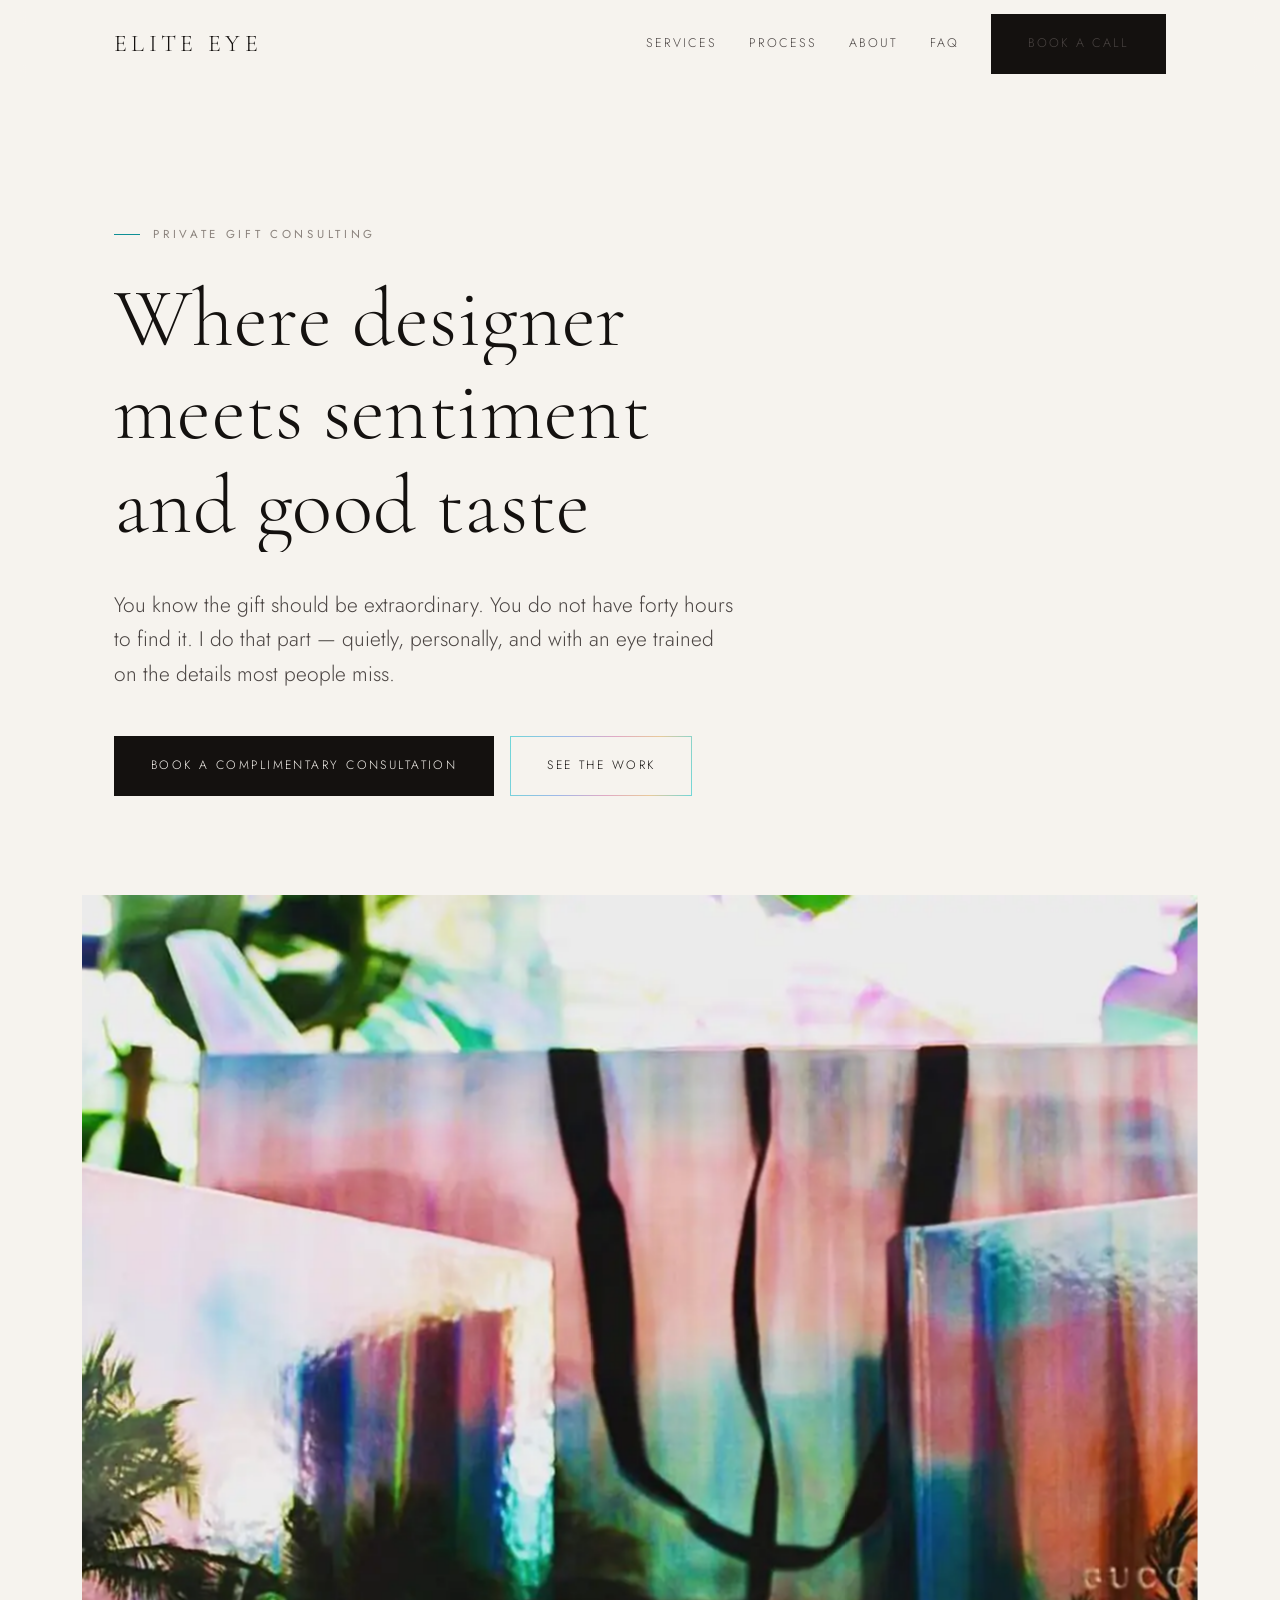
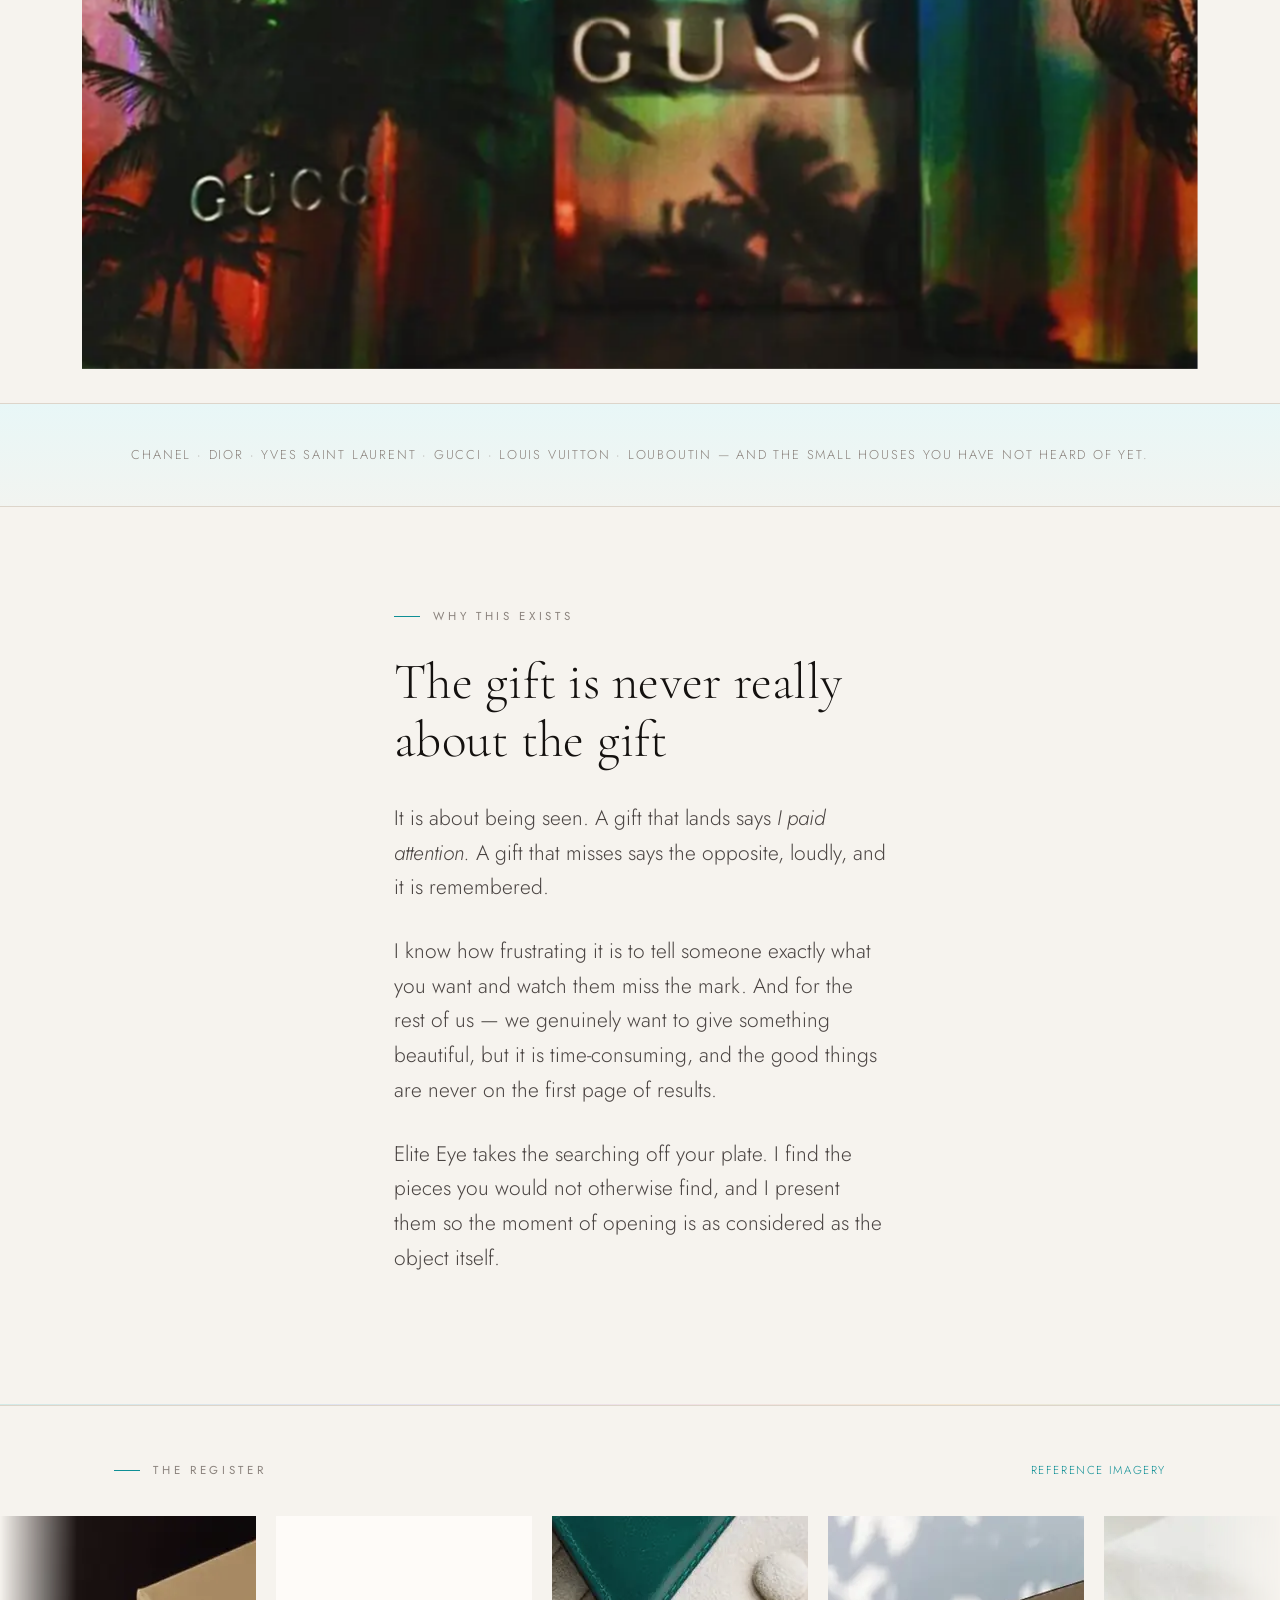
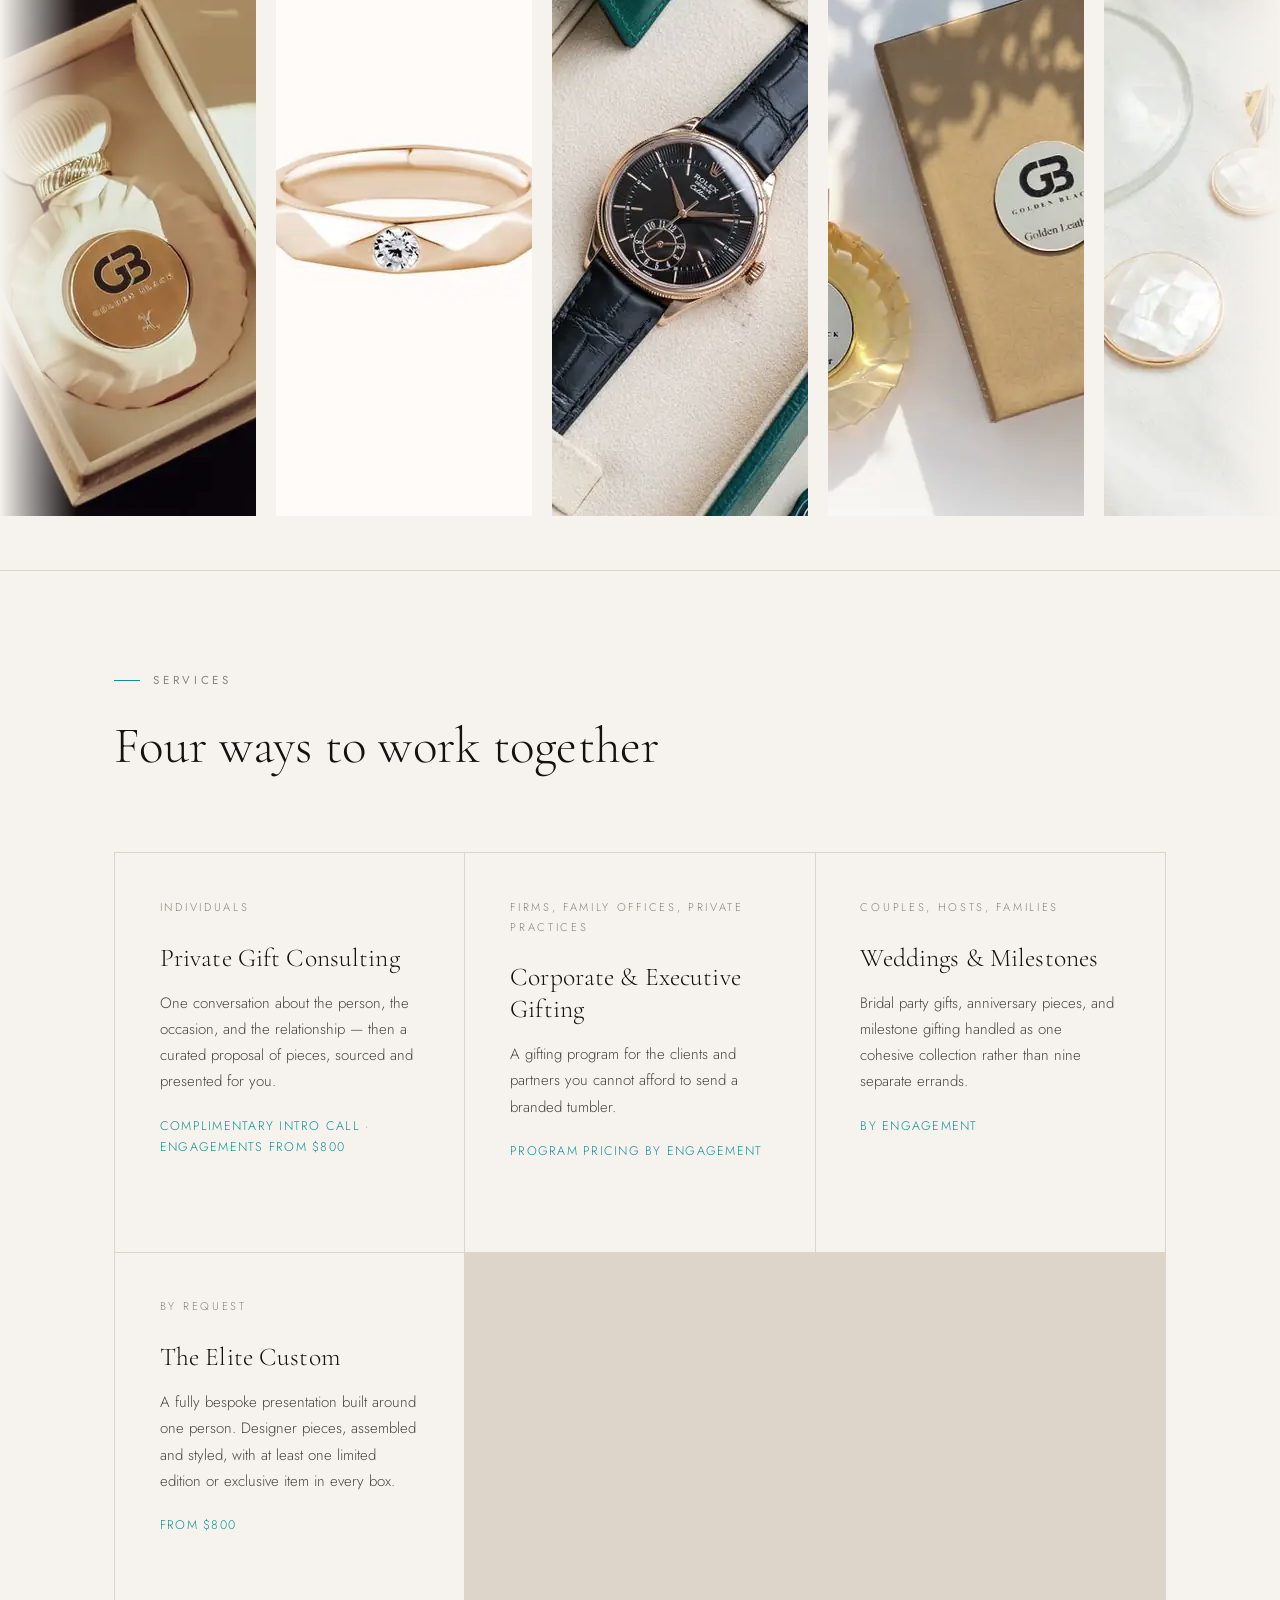
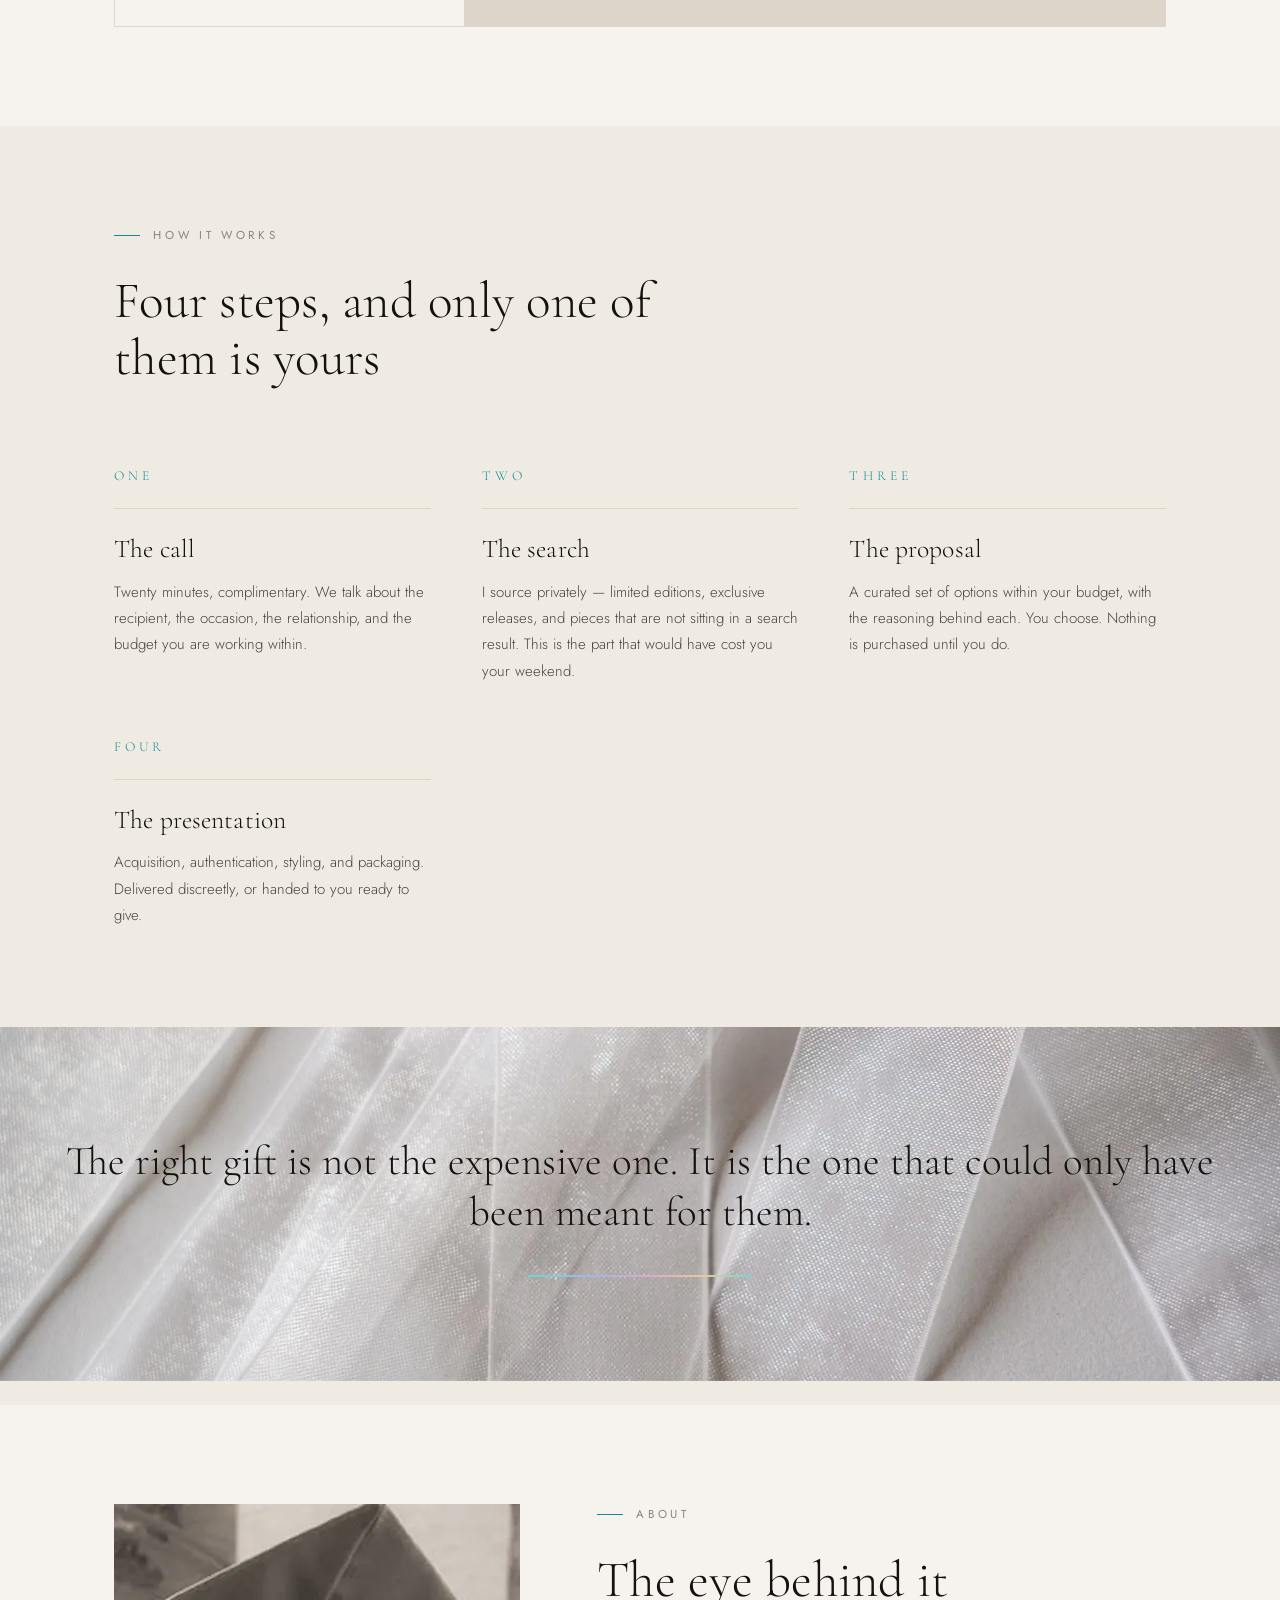
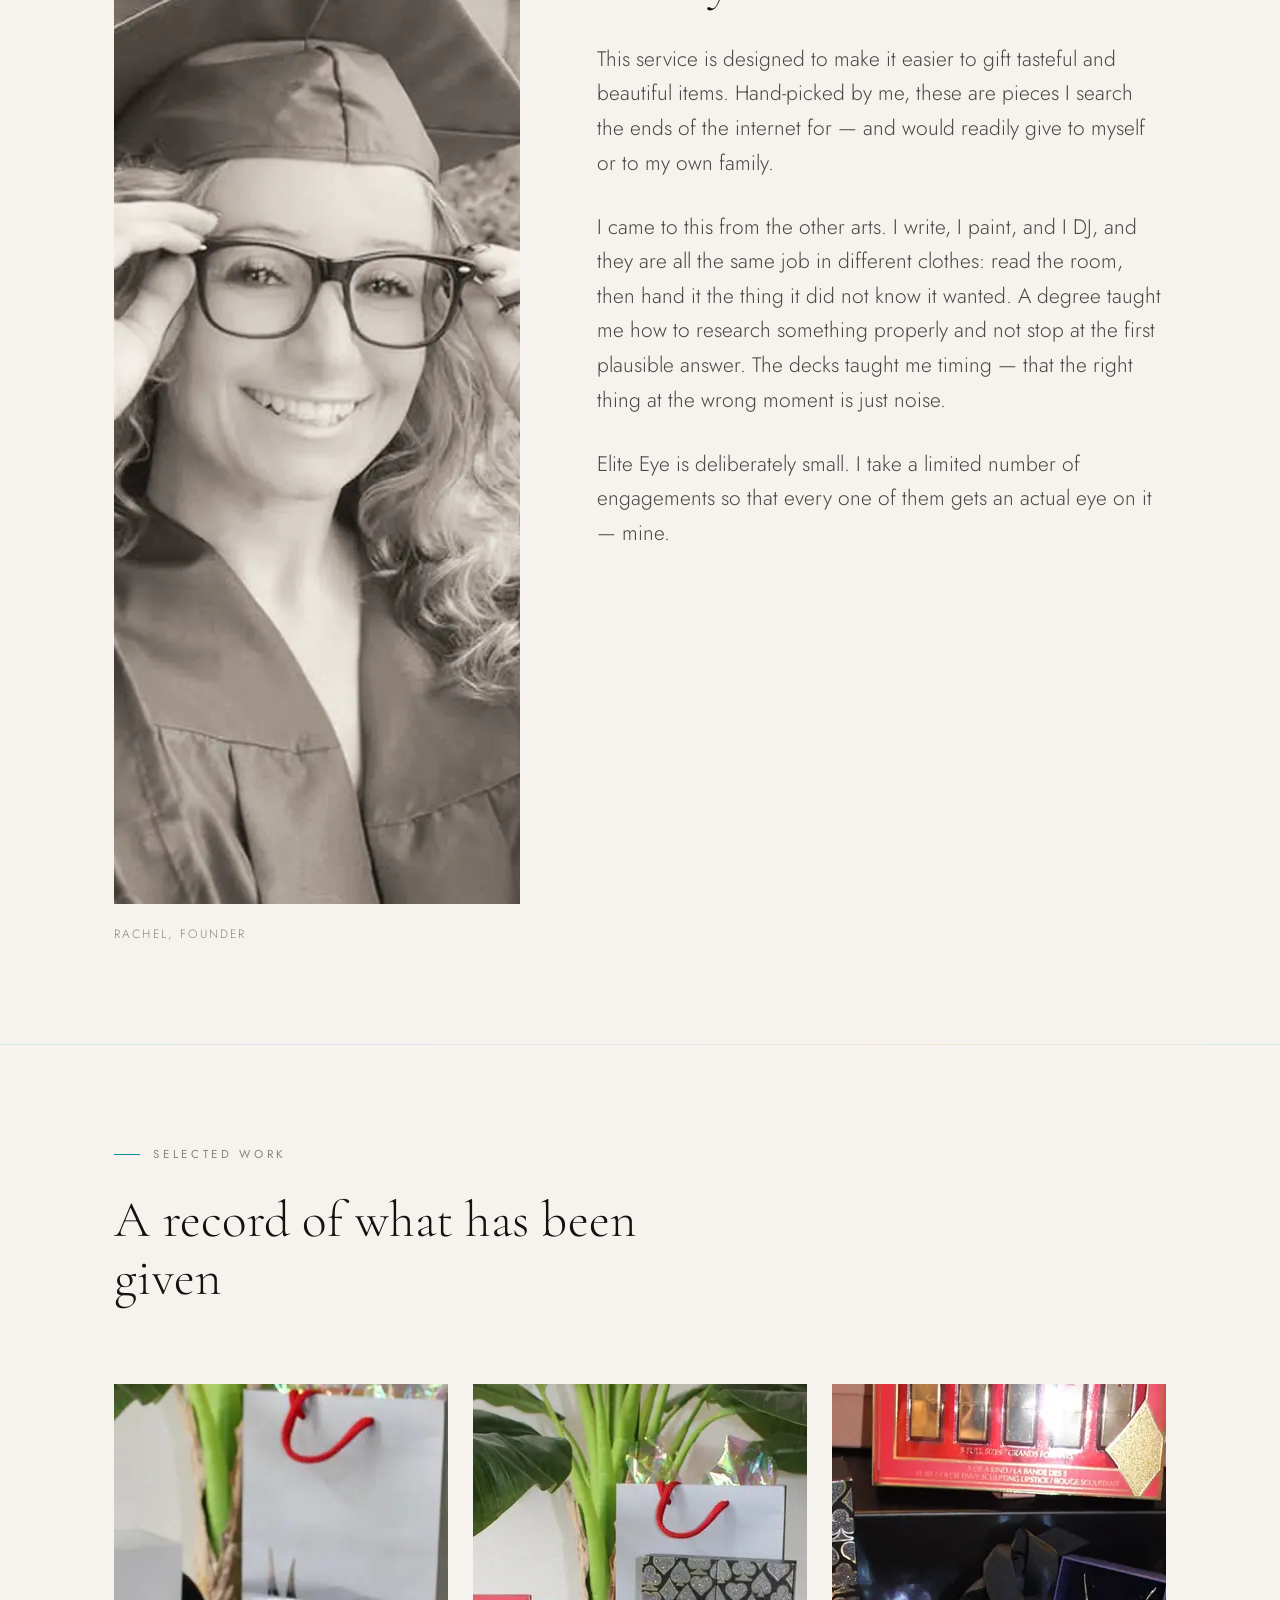
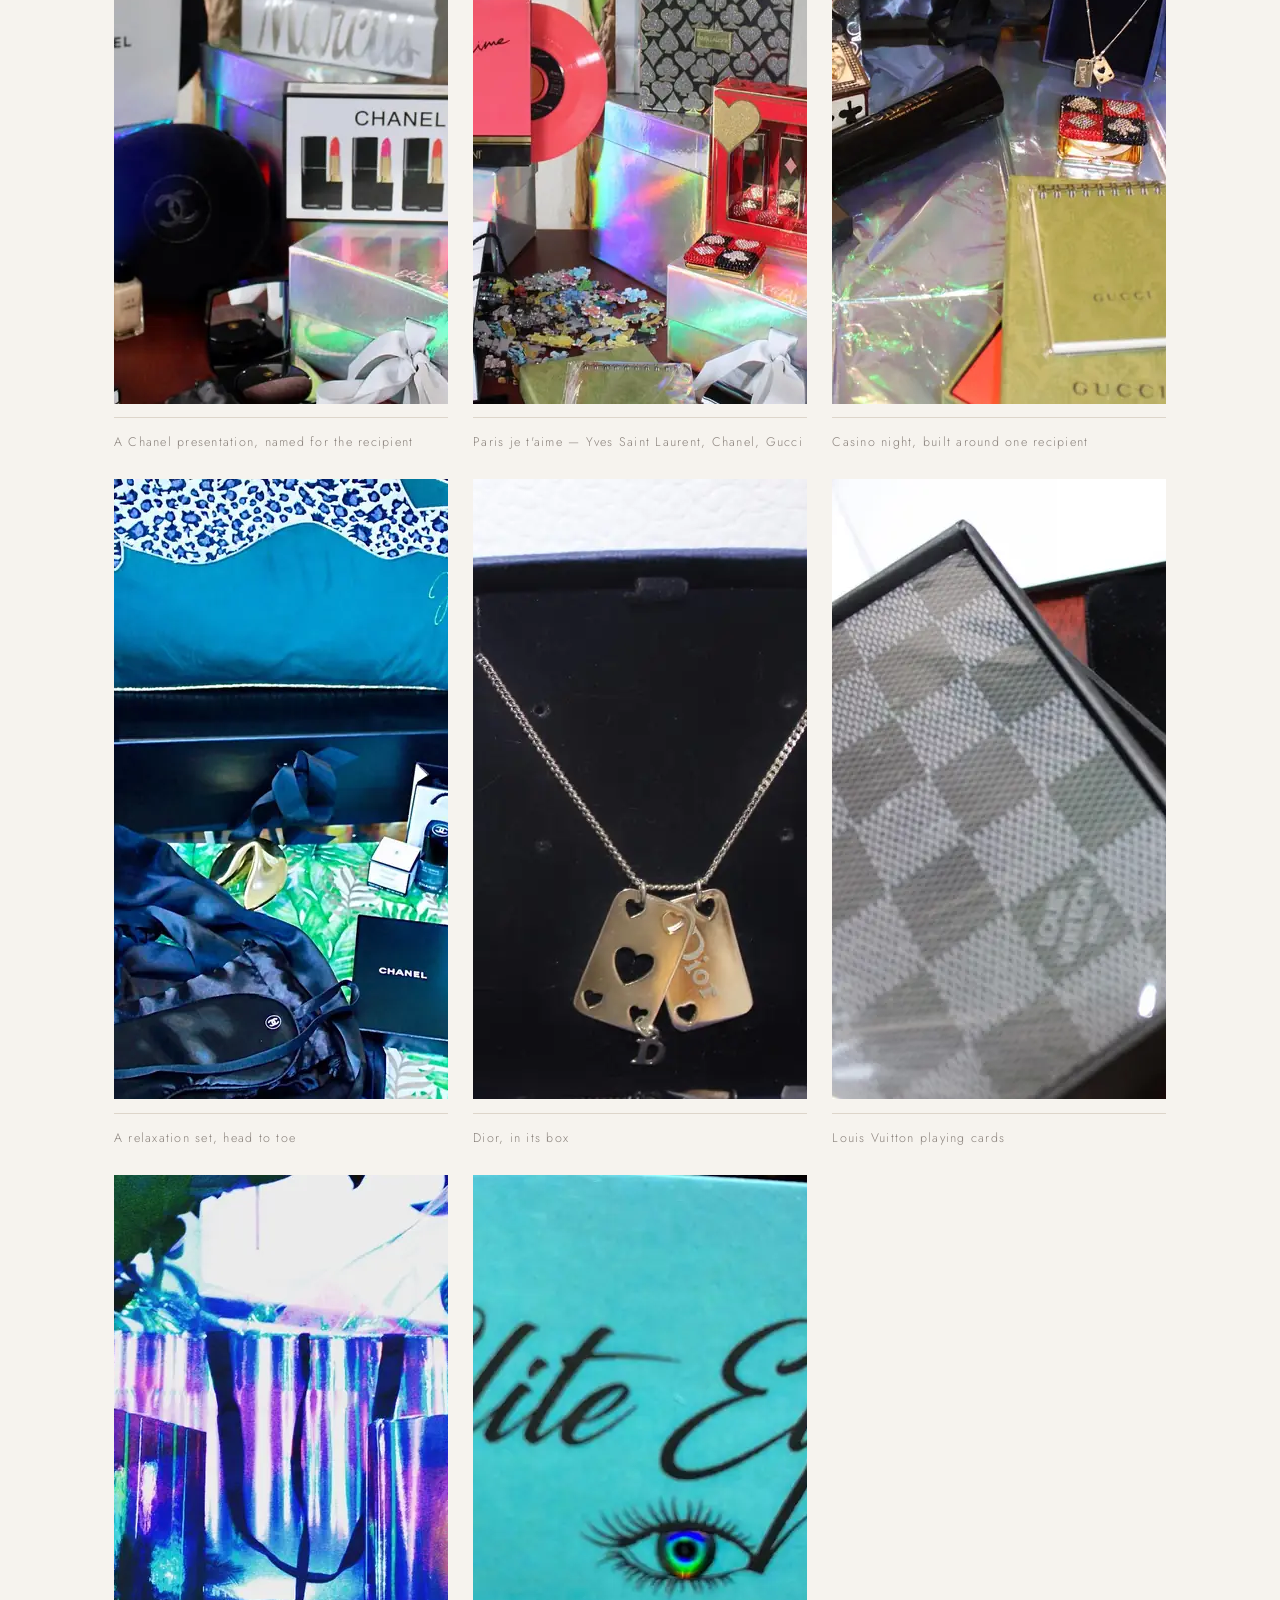
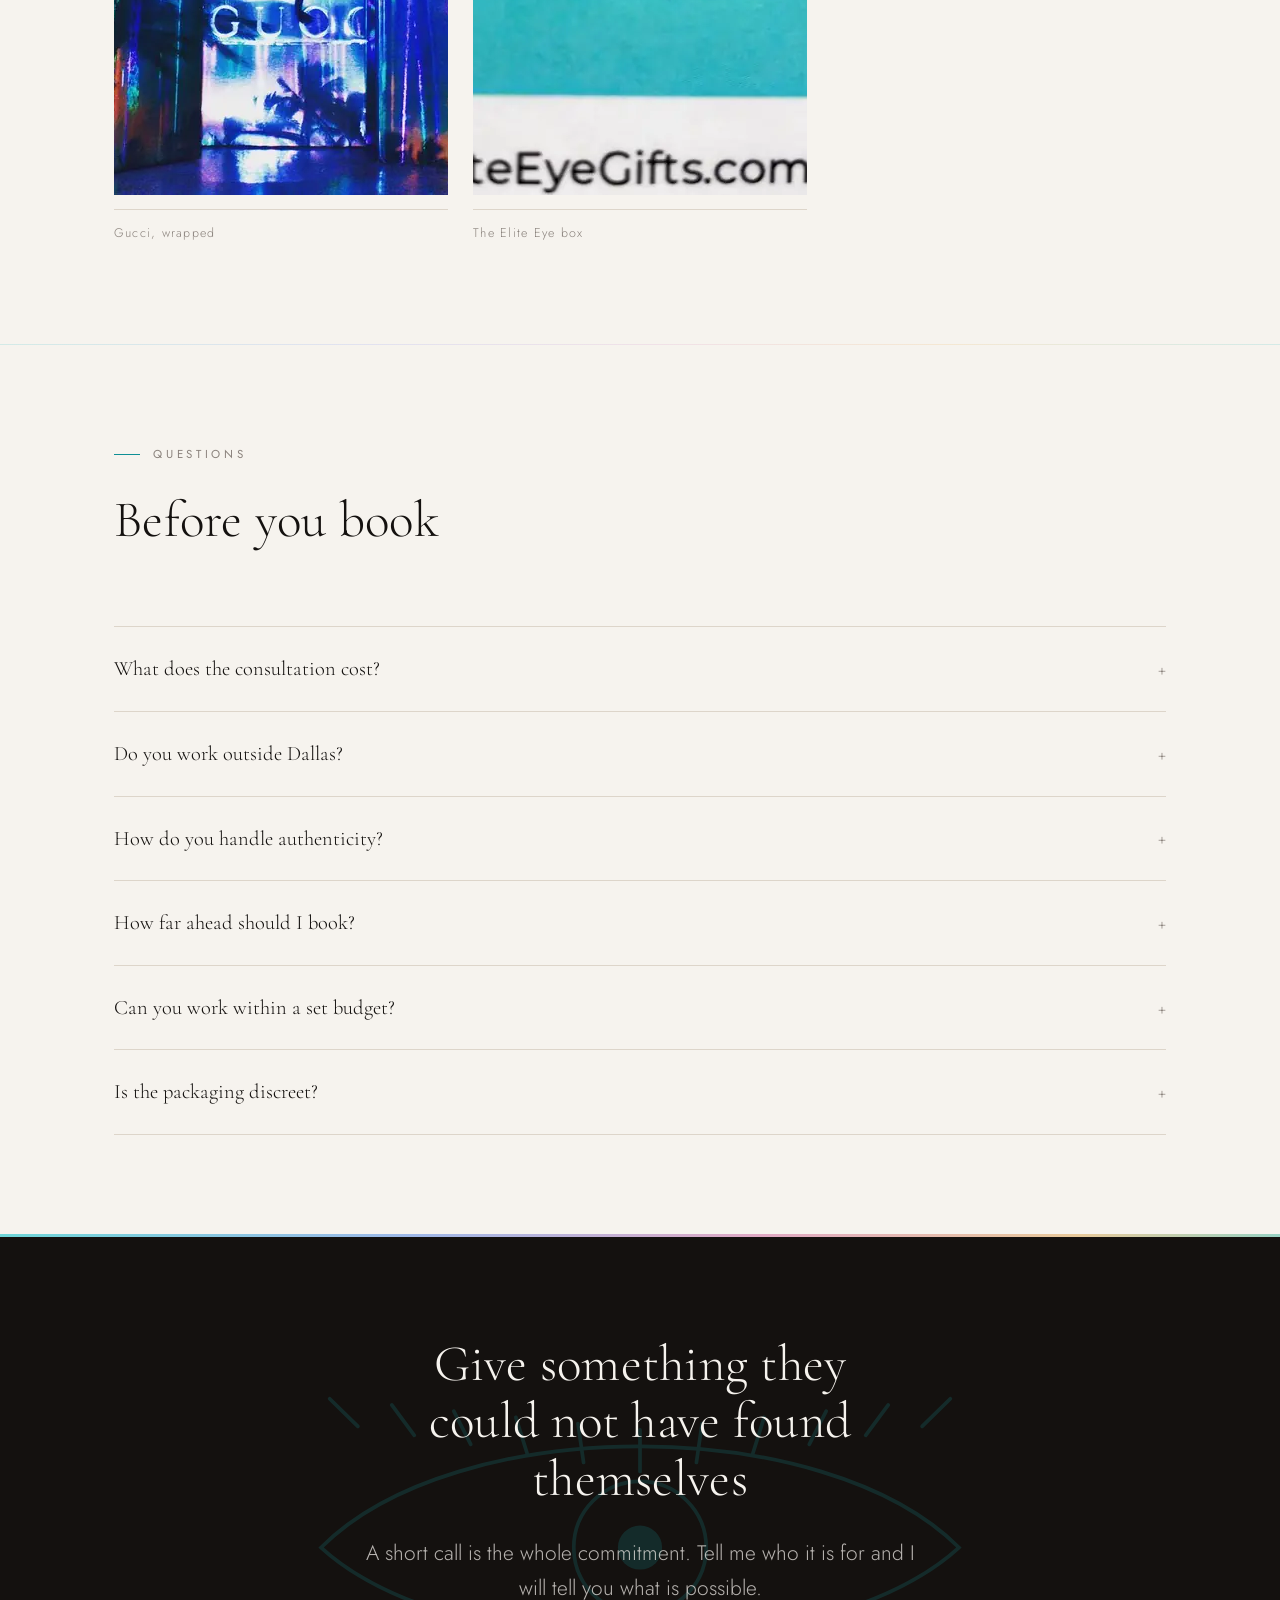
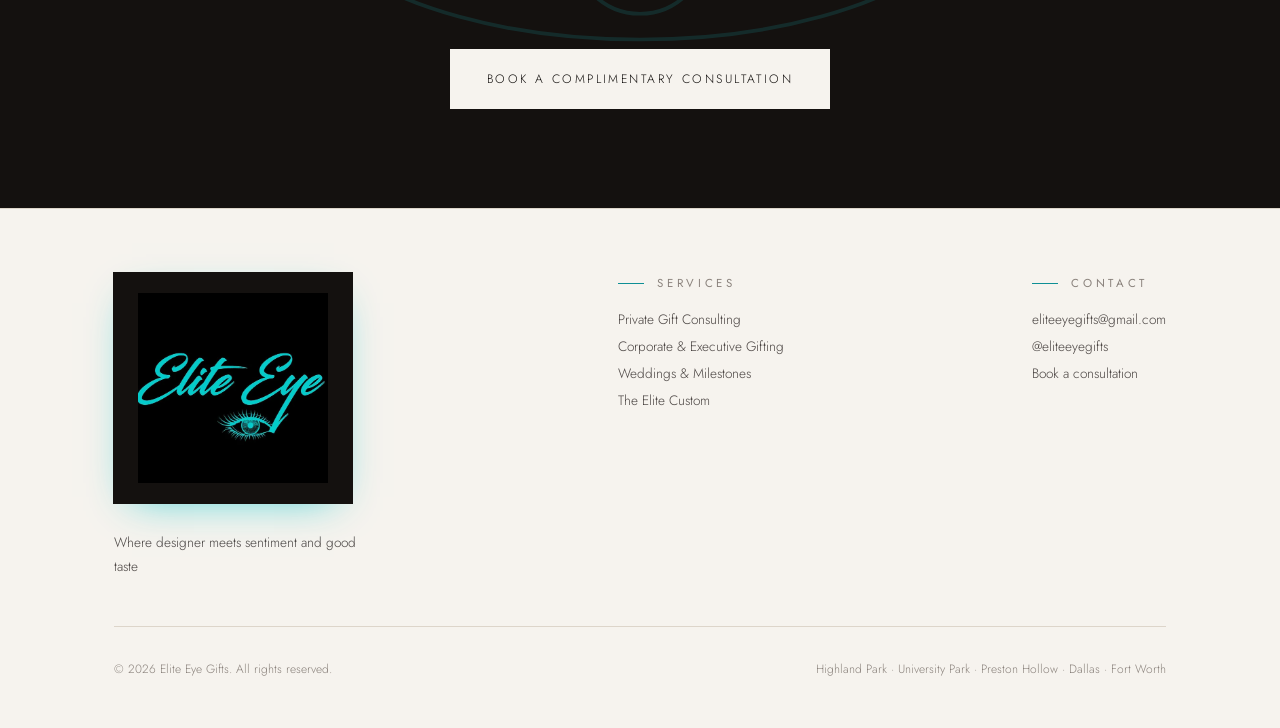
<file: index.html>
<!DOCTYPE html>
<html lang="en">
<head>
<meta charset="utf-8">
<meta name="viewport" content="width=device-width, initial-scale=1">
<title>Elite Eye — Where designer meets sentiment and good taste</title>
<meta name="description" content="Private gift consulting for Dallas&#x27; most discerning households. Luxury gifting, sourced and styled by a single trusted eye.">

<link rel="canonical" href="https://eliteeyegifts.samcbarth.com/">
<meta property="og:type" content="website">
<meta property="og:site_name" content="Elite Eye">
<meta property="og:title" content="Elite Eye — Where designer meets sentiment and good taste">
<meta property="og:description" content="Private gift consulting for Dallas&#x27; most discerning households. Luxury gifting, sourced and styled by a single trusted eye.">
<meta property="og:url" content="https://eliteeyegifts.samcbarth.com/">
<meta property="og:image" content="https://eliteeyegifts.samcbarth.com/photos/hero.jpg">
<meta property="og:image:width" content="1800">
<meta property="og:image:height" content="1013">
<meta property="og:image:alt" content="Iridescent Gucci boxes and gift bag from an Elite Eye presentation">
<meta property="og:locale" content="en_US">
<meta name="twitter:card" content="summary_large_image">
<meta name="twitter:image" content="https://eliteeyegifts.samcbarth.com/photos/hero.jpg">
<link rel="preconnect" href="https://fonts.googleapis.com"><link rel="preconnect" href="https://fonts.gstatic.com" crossorigin><link rel="stylesheet" href="https://fonts.googleapis.com/css2?family=Cormorant+Garamond:wght@300;400&family=Jost:wght@300;400&display=swap">
<link rel="preload" as="image" href="photos/hero.webp" type="image/webp" fetchpriority="high">
<link rel="stylesheet" href="styles.css?v=b8a56afb">
<script type="application/ld+json">{
  "@context": "https://schema.org",
  "@type": "ProfessionalService",
  "name": "Elite Eye",
  "legalName": "Elite Eye Gifts",
  "url": "https://eliteeyegifts.samcbarth.com/",
  "description": "Private gift consulting for Dallas' most discerning households. Luxury gifting, sourced and styled by a single trusted eye.",
  "image": "https://eliteeyegifts.samcbarth.com/photos/hero.jpg",
  "founder": {
    "@type": "Person",
    "name": "Rachel",
    "jobTitle": "Gift consultant",
    "description": "Writer, artist and DJ. Founder of Elite Eye, based in Dallas.",
    "sameAs": [
      "https://instagram.com/eliteeyegifts"
    ]
  },
  "sameAs": [
    "https://instagram.com/eliteeyegifts"
  ],
  "areaServed": [
    {
      "@type": "Place",
      "name": "Highland Park"
    },
    {
      "@type": "Place",
      "name": "University Park"
    },
    {
      "@type": "Place",
      "name": "Preston Hollow"
    },
    {
      "@type": "Place",
      "name": "Dallas"
    },
    {
      "@type": "Place",
      "name": "Fort Worth"
    }
  ],
  "priceRange": "$$$$",
  "hasOfferCatalog": {
    "@type": "OfferCatalog",
    "name": "Gift consulting services",
    "itemListElement": [
      {
        "@type": "Offer",
        "url": "https://eliteeyegifts.samcbarth.com/services/private-gift-consulting.html",
        "itemOffered": {
          "@type": "Service",
          "name": "Private Gift Consulting",
          "description": "One conversation about the person, the occasion, and the relationship \u2014 then a curated proposal of pieces, sourced and presented for you."
        }
      },
      {
        "@type": "Offer",
        "url": "https://eliteeyegifts.samcbarth.com/services/corporate-executive-gifting.html",
        "itemOffered": {
          "@type": "Service",
          "name": "Corporate & Executive Gifting",
          "description": "A gifting program for the clients and partners you cannot afford to send a branded tumbler."
        }
      },
      {
        "@type": "Offer",
        "url": "https://eliteeyegifts.samcbarth.com/services/weddings-and-milestones.html",
        "itemOffered": {
          "@type": "Service",
          "name": "Weddings & Milestones",
          "description": "Bridal party gifts, anniversary pieces, and milestone gifting handled as one cohesive collection rather than nine separate errands."
        }
      },
      {
        "@type": "Offer",
        "url": "https://eliteeyegifts.samcbarth.com/services/custom-luxury-gift-boxes.html",
        "itemOffered": {
          "@type": "Service",
          "name": "The Elite Custom",
          "description": "A fully bespoke presentation built around one person. Designer pieces, assembled and styled, with at least one limited edition or exclusive item in every box."
        }
      }
    ]
  },
  "email": "eliteeyegifts@gmail.com"
}</script>
<script type="application/ld+json">{
  "@context": "https://schema.org",
  "@type": "FAQPage",
  "mainEntity": [
    {
      "@type": "Question",
      "name": "What does the consultation cost?",
      "acceptedAnswer": {
        "@type": "Answer",
        "text": "The introductory call is complimentary. If we move forward, engagements are quoted based on scope; bespoke work generally begins at $800 plus the cost of the pieces themselves."
      }
    },
    {
      "@type": "Question",
      "name": "Do you work outside Dallas?",
      "acceptedAnswer": {
        "@type": "Answer",
        "text": "Yes. Most clients are in Highland Park, University Park, Preston Hollow, and the surrounding area, but sourcing and delivery are not geographically limited."
      }
    },
    {
      "@type": "Question",
      "name": "How do you handle authenticity?",
      "acceptedAnswer": {
        "@type": "Answer",
        "text": "Every designer item is either sourced through an authorized channel or put through an authentication process before it reaches you. This is non-negotiable."
      }
    },
    {
      "@type": "Question",
      "name": "How far ahead should I book?",
      "acceptedAnswer": {
        "@type": "Answer",
        "text": "For the holidays, by early autumn \u2014 the best pieces are limited and they go. For an individual occasion, two to three weeks is comfortable. Shorter timelines are sometimes possible; ask."
      }
    },
    {
      "@type": "Question",
      "name": "Can you work within a set budget?",
      "acceptedAnswer": {
        "@type": "Answer",
        "text": "Yes, and I prefer to. Tell me the number on the first call and every option you see will respect it."
      }
    },
    {
      "@type": "Question",
      "name": "Is the packaging discreet?",
      "acceptedAnswer": {
        "@type": "Answer",
        "text": "Yes. The presentation inside is styled to be photographed; the shipping packaging outside gives nothing away."
      }
    }
  ]
}</script>
</head>
<body>
<header class="site-header">
  <div class="wrap">
    <a class="wordmark" href="index.html">Elite Eye</a>
    <button class="nav-toggle" aria-expanded="false" aria-controls="nav">Menu</button>
    <nav class="nav" id="nav">
      <a href="index.html#services">Services</a>
      <a href="index.html#process">Process</a>
      <a href="index.html#about">About</a>
      <a href="index.html#faq">FAQ</a>
      <a class="btn" href="https://meetings.hubspot.com/sam-barth/elite-eye-consult">Book a call</a>
    </nav>
  </div>
</header>
<main>
<section class="hero">
  <div class="wrap">
    <p class="eyebrow">Private gift consulting</p>
    <h1 data-rise>Where designer meets sentiment and good taste</h1>
    <p class="lede">You know the gift should be extraordinary. You do not have forty hours to find it. I do that part — quietly, personally, and with an eye trained on the details most people miss.</p>
    <div class="btn-row">
      <a class="btn" href="https://meetings.hubspot.com/sam-barth/elite-eye-consult">Book a complimentary consultation</a>
      <a class="btn btn--ghost" href="#services">See the work</a>
    </div>
    <figure class="hero-figure" style="margin-inline:0">
      <picture><source srcset="photos/hero.webp" type="image/webp"><img src="photos/hero.jpg" alt="Iridescent Gucci boxes and gift bag from an Elite Eye presentation" width="1800" height="1013" decoding="async" data-parallax="34" fetchpriority="high"></picture>
    </figure>
  </div>
</section>

<div class="proof">
  <div class="wrap"><p>Chanel · Dior · Yves Saint Laurent · Gucci · Louis Vuitton · Louboutin — and the small houses you have not heard of yet.</p></div>
</div>

<section id="why" class="reveal">
  <div class="wrap narrow">
    <p class="eyebrow">Why this exists</p>
    <h2>The gift is never really about the gift</h2>
    <div class="lede" style="margin-top:2rem">
      <p>It is about being seen. A gift that lands says <em>I paid attention.</em> A gift that misses says the opposite, loudly, and it is remembered.</p>
<p>I know how frustrating it is to tell someone exactly what you want and watch them miss the mark. And for the rest of us — we genuinely want to give something beautiful, but it is time-consuming, and the good things are never on the first page of results.</p>
<p>Elite Eye takes the searching off your plate. I find the pieces you would not otherwise find, and I present them so the moment of opening is as considered as the object itself.</p>
    </div>
  </div>
</section>
<hr class="rule">

<section class="marquee">
  <div class="wrap">
    <div class="marquee-head">
      <p class="eyebrow">The register</p>
      <p class="note">Reference imagery</p>
    </div>
  </div>
  <div class="marquee-viewport">
    <div class="marquee-track" aria-hidden="false"><figure><picture><source data-srcset="photos/mood-perfume.webp" type="image/webp"><img data-src="photos/mood-perfume.jpg" alt="A fragrance bottle seated in its presentation box" width="600" height="600" decoding="async" fetchpriority="low"></picture></figure><figure><picture><source data-srcset="photos/mood-diamond-ring.webp" type="image/webp"><img data-src="photos/mood-diamond-ring.jpg" alt="A faceted rose gold band set with a single diamond" width="600" height="600" decoding="async" fetchpriority="low"></picture></figure><figure><picture><source data-srcset="photos/mood-watch-leather.webp" type="image/webp"><img data-src="photos/mood-watch-leather.jpg" alt="A rose gold watch on an alligator strap in its case" width="600" height="600" decoding="async" fetchpriority="low"></picture></figure><figure><picture><source data-srcset="photos/mood-perfume-box.webp" type="image/webp"><img data-src="photos/mood-perfume-box.jpg" alt="A gold fragrance bottle beside its embossed box in dappled light" width="600" height="600" decoding="async" fetchpriority="low"></picture></figure><figure><picture><source data-srcset="photos/mood-pearls.webp" type="image/webp"><img data-src="photos/mood-pearls.jpg" alt="A mother-of-pearl pendant and earrings on cream linen" width="600" height="600" decoding="async" fetchpriority="low"></picture></figure><figure><picture><source data-srcset="photos/mood-lv-flowers.webp" type="image/webp"><img data-src="photos/mood-lv-flowers.jpg" alt="Louis Vuitton wrapping surrounded by white and blue flowers" width="600" height="600" decoding="async" fetchpriority="low"></picture></figure><figure><picture><source data-srcset="photos/mood-gold-necklaces.webp" type="image/webp"><img data-src="photos/mood-gold-necklaces.jpg" alt="Fine gold chains with coloured gemstone pendants on cream" width="600" height="600" decoding="async" fetchpriority="low"></picture></figure><figure><picture><source data-srcset="photos/mood-gold-round-box.webp" type="image/webp"><img data-src="photos/mood-gold-round-box.jpg" alt="A small black and gold compact case in hard sunlight" width="600" height="600" decoding="async" fetchpriority="low"></picture></figure><figure><picture><source data-srcset="photos/mood-champagne.webp" type="image/webp"><img data-src="photos/mood-champagne.jpg" alt="Champagne flutes and an ice bucket on a black tray" width="600" height="600" decoding="async" fetchpriority="low"></picture></figure><figure><picture><source data-srcset="photos/mood-pearl-necklaces.webp" type="image/webp"><img data-src="photos/mood-pearl-necklaces.jpg" alt="Freshwater pearl necklaces laid out together" width="600" height="600" decoding="async" fetchpriority="low"></picture></figure><figure><picture><source data-srcset="photos/mood-watch-box.webp" type="image/webp"><img data-src="photos/mood-watch-box.jpg" alt="A chronograph watch in a black leather travel case" width="600" height="600" decoding="async" fetchpriority="low"></picture></figure><figure><picture><source data-srcset="photos/mood-leather-bag.webp" type="image/webp"><img data-src="photos/mood-leather-bag.jpg" alt="A black leather bag photographed close in low light" width="600" height="600" decoding="async" fetchpriority="low"></picture></figure><figure><picture><source data-srcset="photos/mood-perfume.webp" type="image/webp"><img data-src="photos/mood-perfume.jpg" alt="A fragrance bottle seated in its presentation box" width="600" height="600" decoding="async" fetchpriority="low"></picture></figure><figure><picture><source data-srcset="photos/mood-diamond-ring.webp" type="image/webp"><img data-src="photos/mood-diamond-ring.jpg" alt="A faceted rose gold band set with a single diamond" width="600" height="600" decoding="async" fetchpriority="low"></picture></figure><figure><picture><source data-srcset="photos/mood-watch-leather.webp" type="image/webp"><img data-src="photos/mood-watch-leather.jpg" alt="A rose gold watch on an alligator strap in its case" width="600" height="600" decoding="async" fetchpriority="low"></picture></figure><figure><picture><source data-srcset="photos/mood-perfume-box.webp" type="image/webp"><img data-src="photos/mood-perfume-box.jpg" alt="A gold fragrance bottle beside its embossed box in dappled light" width="600" height="600" decoding="async" fetchpriority="low"></picture></figure><figure><picture><source data-srcset="photos/mood-pearls.webp" type="image/webp"><img data-src="photos/mood-pearls.jpg" alt="A mother-of-pearl pendant and earrings on cream linen" width="600" height="600" decoding="async" fetchpriority="low"></picture></figure><figure><picture><source data-srcset="photos/mood-lv-flowers.webp" type="image/webp"><img data-src="photos/mood-lv-flowers.jpg" alt="Louis Vuitton wrapping surrounded by white and blue flowers" width="600" height="600" decoding="async" fetchpriority="low"></picture></figure><figure><picture><source data-srcset="photos/mood-gold-necklaces.webp" type="image/webp"><img data-src="photos/mood-gold-necklaces.jpg" alt="Fine gold chains with coloured gemstone pendants on cream" width="600" height="600" decoding="async" fetchpriority="low"></picture></figure><figure><picture><source data-srcset="photos/mood-gold-round-box.webp" type="image/webp"><img data-src="photos/mood-gold-round-box.jpg" alt="A small black and gold compact case in hard sunlight" width="600" height="600" decoding="async" fetchpriority="low"></picture></figure><figure><picture><source data-srcset="photos/mood-champagne.webp" type="image/webp"><img data-src="photos/mood-champagne.jpg" alt="Champagne flutes and an ice bucket on a black tray" width="600" height="600" decoding="async" fetchpriority="low"></picture></figure><figure><picture><source data-srcset="photos/mood-pearl-necklaces.webp" type="image/webp"><img data-src="photos/mood-pearl-necklaces.jpg" alt="Freshwater pearl necklaces laid out together" width="600" height="600" decoding="async" fetchpriority="low"></picture></figure><figure><picture><source data-srcset="photos/mood-watch-box.webp" type="image/webp"><img data-src="photos/mood-watch-box.jpg" alt="A chronograph watch in a black leather travel case" width="600" height="600" decoding="async" fetchpriority="low"></picture></figure><figure><picture><source data-srcset="photos/mood-leather-bag.webp" type="image/webp"><img data-src="photos/mood-leather-bag.jpg" alt="A black leather bag photographed close in low light" width="600" height="600" decoding="async" fetchpriority="low"></picture></figure></div>
  </div>
</section>

<section id="services" class="reveal">
  <div class="wrap">
    <div class="section-head narrow">
      <p class="eyebrow">Services</p>
      <h2>Four ways to work together</h2>
    </div>
    <div class="services-grid stagger">
    <a class="service-card" href="services/private-gift-consulting.html">
      <span class="audience">Individuals</span>
      <h3>Private Gift Consulting</h3>
      <p>One conversation about the person, the occasion, and the relationship — then a curated proposal of pieces, sourced and presented for you.</p>
      <p class="price-note">Complimentary intro call · engagements from $800</p>
      <span class="go">Read more <span aria-hidden="true">&rarr;</span></span>
    </a>
    <a class="service-card" href="services/corporate-executive-gifting.html">
      <span class="audience">Firms, family offices, private practices</span>
      <h3>Corporate &amp; Executive Gifting</h3>
      <p>A gifting program for the clients and partners you cannot afford to send a branded tumbler.</p>
      <p class="price-note">Program pricing by engagement</p>
      <span class="go">Read more <span aria-hidden="true">&rarr;</span></span>
    </a>
    <a class="service-card" href="services/weddings-and-milestones.html">
      <span class="audience">Couples, hosts, families</span>
      <h3>Weddings &amp; Milestones</h3>
      <p>Bridal party gifts, anniversary pieces, and milestone gifting handled as one cohesive collection rather than nine separate errands.</p>
      <p class="price-note">By engagement</p>
      <span class="go">Read more <span aria-hidden="true">&rarr;</span></span>
    </a>
    <a class="service-card" href="services/custom-luxury-gift-boxes.html">
      <span class="audience">By request</span>
      <h3>The Elite Custom</h3>
      <p>A fully bespoke presentation built around one person. Designer pieces, assembled and styled, with at least one limited edition or exclusive item in every box.</p>
      <p class="price-note">From $800</p>
      <span class="go">Read more <span aria-hidden="true">&rarr;</span></span>
    </a>
    </div>
  </div>
</section>

<section id="process" class="process reveal">
  <div class="wrap">
    <div class="section-head narrow">
      <p class="eyebrow">How it works</p>
      <h2>Four steps, and only one of them is yours</h2>
    </div>
    <div class="process-grid stagger">
      <div class="process-step">
        <span class="num">One</span>
        <h3>The call</h3>
        <p>Twenty minutes, complimentary. We talk about the recipient, the occasion, the relationship, and the budget you are working within.</p>
      </div>
      <div class="process-step">
        <span class="num">Two</span>
        <h3>The search</h3>
        <p>I source privately — limited editions, exclusive releases, and pieces that are not sitting in a search result. This is the part that would have cost you your weekend.</p>
      </div>
      <div class="process-step">
        <span class="num">Three</span>
        <h3>The proposal</h3>
        <p>A curated set of options within your budget, with the reasoning behind each. You choose. Nothing is purchased until you do.</p>
      </div>
      <div class="process-step">
        <span class="num">Four</span>
        <h3>The presentation</h3>
        <p>Acquisition, authentication, styling, and packaging. Delivered discreetly, or handed to you ready to give.</p>
      </div>
    </div>
  </div>
</section>

<div class="band">
  <picture><source srcset="photos/band-sheer.webp" type="image/webp"><img src="photos/band-sheer.jpg" alt="Folds of sheer ivory silk" width="2000" height="840" loading="lazy" decoding="async" data-parallax="60"></picture>
  <p class="band-line">The right gift is not the expensive one. It is the one that could only have been meant for them.</p>
</div>

<section id="about" class="reveal">
  <div class="wrap">
    <div class="about-grid">
      <figure class="about-portrait" style="margin:0">
        <picture><source srcset="photos/founder.webp" type="image/webp"><img src="photos/founder.jpg" alt="Rachel, founder of Elite Eye" width="800" height="1000" loading="lazy" decoding="async"></picture>
        <figcaption>Rachel, founder</figcaption>
      </figure>
      <div>
        <p class="eyebrow">About</p>
        <h2>The eye behind it</h2>
        <div class="lede" style="margin-top:2rem">
          <p>This service is designed to make it easier to gift tasteful and beautiful items. Hand-picked by me, these are pieces I search the ends of the internet for — and would readily give to myself or to my own family.</p>
<p>I came to this from the other arts. I write, I paint, and I DJ, and they are all the same job in different clothes: read the room, then hand it the thing it did not know it wanted. A degree taught me how to research something properly and not stop at the first plausible answer. The decks taught me timing &mdash; that the right thing at the wrong moment is just noise.</p>
<p>Elite Eye is deliberately small. I take a limited number of engagements so that every one of them gets an actual eye on it — mine.</p>
        </div>
      </div>
    </div>
  </div>
</section>
<hr class="rule">

<section id="work" class="reveal">
  <div class="wrap">
    <div class="section-head narrow">
      <p class="eyebrow">Selected work</p>
      <h2>A record of what has been given</h2>
    </div>
    <div class="gallery-grid stagger">
      <figure>
        <a href="photos/work-chanel-personalized.jpg" target="_blank" rel="noopener">
          <picture><source srcset="photos/thumbs/work-chanel-personalized.webp" type="image/webp"><img src="photos/thumbs/work-chanel-personalized.jpg" alt="Chanel No.5 perfume, lipstick set, compacts and a silk eye mask arranged with a personalised gift bag and an iridescent Elite Eye box" width="620" height="620" loading="lazy" decoding="async"></picture>
          <span class="overlay">View full size</span>
        </a>
        <figcaption>A Chanel presentation, named for the recipient</figcaption>
      </figure>
      <figure>
        <a href="photos/work-ysl-paris.jpg" target="_blank" rel="noopener">
          <picture><source srcset="photos/thumbs/work-ysl-paris.webp" type="image/webp"><img src="photos/thumbs/work-ysl-paris.jpg" alt="A Yves Saint Laurent pink vinyl record with Estee Lauder, Chanel and Gucci pieces staged around iridescent boxes" width="620" height="620" loading="lazy" decoding="async"></picture>
          <span class="overlay">View full size</span>
        </a>
        <figcaption>Paris je t&#x27;aime — Yves Saint Laurent, Chanel, Gucci</figcaption>
      </figure>
      <figure>
        <a href="photos/work-casino-night.jpg" target="_blank" rel="noopener">
          <picture><source srcset="photos/thumbs/work-casino-night.webp" type="image/webp"><img src="photos/thumbs/work-casino-night.jpg" alt="A card-themed luxury gift spread with Estee Lauder, Chanel, Louis Vuitton, Gucci and a Dior necklace" width="620" height="620" loading="lazy" decoding="async"></picture>
          <span class="overlay">View full size</span>
        </a>
        <figcaption>Casino night, built around one recipient</figcaption>
      </figure>
      <figure>
        <a href="photos/work-relaxation-set.jpg" target="_blank" rel="noopener">
          <picture><source srcset="photos/thumbs/work-relaxation-set.webp" type="image/webp"><img src="photos/thumbs/work-relaxation-set.jpg" alt="Chanel No.5, Chanel beauty, a silk robe and eye mask with a Juicy Couture velvet pillow" width="620" height="620" loading="lazy" decoding="async"></picture>
          <span class="overlay">View full size</span>
        </a>
        <figcaption>A relaxation set, head to toe</figcaption>
      </figure>
      <figure>
        <a href="photos/work-dior-necklace.jpg" target="_blank" rel="noopener">
          <picture><source srcset="photos/thumbs/work-dior-necklace.webp" type="image/webp"><img src="photos/thumbs/work-dior-necklace.jpg" alt="A Dior charm necklace with cut-out hearts, presented in its navy box" width="620" height="620" loading="lazy" decoding="async"></picture>
          <span class="overlay">View full size</span>
        </a>
        <figcaption>Dior, in its box</figcaption>
      </figure>
      <figure>
        <a href="photos/work-louis-vuitton-cards.jpg" target="_blank" rel="noopener">
          <picture><source srcset="photos/thumbs/work-louis-vuitton-cards.webp" type="image/webp"><img src="photos/thumbs/work-louis-vuitton-cards.jpg" alt="A sealed Louis Vuitton Damier Graphite playing card set in a black presentation box" width="620" height="620" loading="lazy" decoding="async"></picture>
          <span class="overlay">View full size</span>
        </a>
        <figcaption>Louis Vuitton playing cards</figcaption>
      </figure>
      <figure>
        <a href="photos/work-gucci-night.jpg" target="_blank" rel="noopener">
          <picture><source srcset="photos/thumbs/work-gucci-night.webp" type="image/webp"><img src="photos/thumbs/work-gucci-night.jpg" alt="Iridescent Gucci boxes and a gift bag lit in blue and violet" width="620" height="620" loading="lazy" decoding="async"></picture>
          <span class="overlay">View full size</span>
        </a>
        <figcaption>Gucci, wrapped</figcaption>
      </figure>
      <figure>
        <a href="photos/work-elite-eye-box.jpg" target="_blank" rel="noopener">
          <picture><source srcset="photos/thumbs/work-elite-eye-box.webp" type="image/webp"><img src="photos/thumbs/work-elite-eye-box.jpg" alt="The Elite Eye logo in script with a holographic eye, printed on a turquoise gift box" width="620" height="620" loading="lazy" decoding="async"></picture>
          <span class="overlay">View full size</span>
        </a>
        <figcaption>The Elite Eye box</figcaption>
      </figure>
    </div>
  </div>
</section>
<hr class="rule">

<section id="faq" class="reveal">
  <div class="wrap">
    <div class="section-head narrow">
      <p class="eyebrow">Questions</p>
      <h2>Before you book</h2>
    </div>
    <div class="faq-list">
      <details class="faq-item">
        <summary>What does the consultation cost?</summary>
        <div class="faq-answer"><div><p>The introductory call is complimentary. If we move forward, engagements are quoted based on scope; bespoke work generally begins at $800 plus the cost of the pieces themselves.</p></div></div>
      </details>
      <details class="faq-item">
        <summary>Do you work outside Dallas?</summary>
        <div class="faq-answer"><div><p>Yes. Most clients are in Highland Park, University Park, Preston Hollow, and the surrounding area, but sourcing and delivery are not geographically limited.</p></div></div>
      </details>
      <details class="faq-item">
        <summary>How do you handle authenticity?</summary>
        <div class="faq-answer"><div><p>Every designer item is either sourced through an authorized channel or put through an authentication process before it reaches you. This is non-negotiable.</p></div></div>
      </details>
      <details class="faq-item">
        <summary>How far ahead should I book?</summary>
        <div class="faq-answer"><div><p>For the holidays, by early autumn — the best pieces are limited and they go. For an individual occasion, two to three weeks is comfortable. Shorter timelines are sometimes possible; ask.</p></div></div>
      </details>
      <details class="faq-item">
        <summary>Can you work within a set budget?</summary>
        <div class="faq-answer"><div><p>Yes, and I prefer to. Tell me the number on the first call and every option you see will respect it.</p></div></div>
      </details>
      <details class="faq-item">
        <summary>Is the packaging discreet?</summary>
        <div class="faq-answer"><div><p>Yes. The presentation inside is styled to be photographed; the shipping packaging outside gives nothing away.</p></div></div>
      </details>
    </div>
  </div>
</section>

<section class="closing">
  <svg class="eye-mark" viewBox="0 0 600 260" fill="none" aria-hidden="true" focusable="false" xmlns="http://www.w3.org/2000/svg"><path d="M40 150 C150 40 450 40 560 150 C450 250 150 250 40 150 Z" stroke="currentColor" stroke-width="3"/><circle cx="300" cy="150" r="54" stroke="currentColor" stroke-width="3"/><circle cx="300" cy="150" r="18" fill="currentColor"/><path d="M70 51.199999999999996 l-23.0 -22.5" stroke="currentColor" stroke-width="3" stroke-linecap="round"/><path d="M116 58.56 l-18.4 -24.8" stroke="currentColor" stroke-width="3" stroke-linecap="round"/><path d="M162 65.92 l-13.8 -27.1" stroke="currentColor" stroke-width="3" stroke-linecap="round"/><path d="M208 73.28 l-9.2 -29.4" stroke="currentColor" stroke-width="3" stroke-linecap="round"/><path d="M254 80.64 l-4.6 -31.7" stroke="currentColor" stroke-width="3" stroke-linecap="round"/><path d="M300 88.0 l0.0 -34.0" stroke="currentColor" stroke-width="3" stroke-linecap="round"/><path d="M346 80.64 l4.6 -31.7" stroke="currentColor" stroke-width="3" stroke-linecap="round"/><path d="M392 73.28 l9.2 -29.4" stroke="currentColor" stroke-width="3" stroke-linecap="round"/><path d="M438 65.92 l13.8 -27.1" stroke="currentColor" stroke-width="3" stroke-linecap="round"/><path d="M484 58.56 l18.4 -24.8" stroke="currentColor" stroke-width="3" stroke-linecap="round"/><path d="M530 51.199999999999996 l23.0 -22.5" stroke="currentColor" stroke-width="3" stroke-linecap="round"/></svg>
  <div class="wrap">
    <h2>Give something they could not have found themselves</h2>
    <p class="lede">A short call is the whole commitment. Tell me who it is for and I will tell you what is possible.</p>
    <div class="btn-row">
      <a class="btn" href="https://meetings.hubspot.com/sam-barth/elite-eye-consult">Book a complimentary consultation</a>
    </div>
  </div>
</section>
</main>
<footer class="site-footer">
  <div class="wrap">
    <div class="footer-grid">
      <div>
        <span class="footer-logo"><picture><source srcset="photos/logo.webp" type="image/webp"><img src="photos/logo.jpg" alt="Elite Eye logo" width="560" height="560" loading="lazy" decoding="async"></picture></span>
        <p style="margin:0;max-width:32ch">Where designer meets sentiment and good taste</p>
      </div>
      <div>
        <p class="eyebrow" style="margin-bottom:.75rem">Services</p>
        <ul style="list-style:none;margin:0;padding:0;line-height:2">
      <li><a href="services/private-gift-consulting.html">Private Gift Consulting</a></li>
      <li><a href="services/corporate-executive-gifting.html">Corporate &amp; Executive Gifting</a></li>
      <li><a href="services/weddings-and-milestones.html">Weddings &amp; Milestones</a></li>
      <li><a href="services/custom-luxury-gift-boxes.html">The Elite Custom</a></li>
        </ul>
      </div>
      <div>
        <p class="eyebrow" style="margin-bottom:.75rem">Contact</p>
        <p style="margin:0;line-height:2">
          <a href="mailto:eliteeyegifts@gmail.com">eliteeyegifts@gmail.com</a><br>
          <a href="https://instagram.com/eliteeyegifts" rel="noopener">@eliteeyegifts</a><br>
          <a href="https://meetings.hubspot.com/sam-barth/elite-eye-consult">Book a consultation</a>
        </p>
      </div>
    </div>
    <div class="footer-legal">
      <span>&copy; 2026 Elite Eye Gifts. All rights reserved.</span>
      <span>Highland Park &middot; University Park &middot; Preston Hollow &middot; Dallas &middot; Fort Worth</span>
    </div>
  </div>
</footer>
<script src="script.js?v=0d454dde"></script>
</body>
</html>
</file>
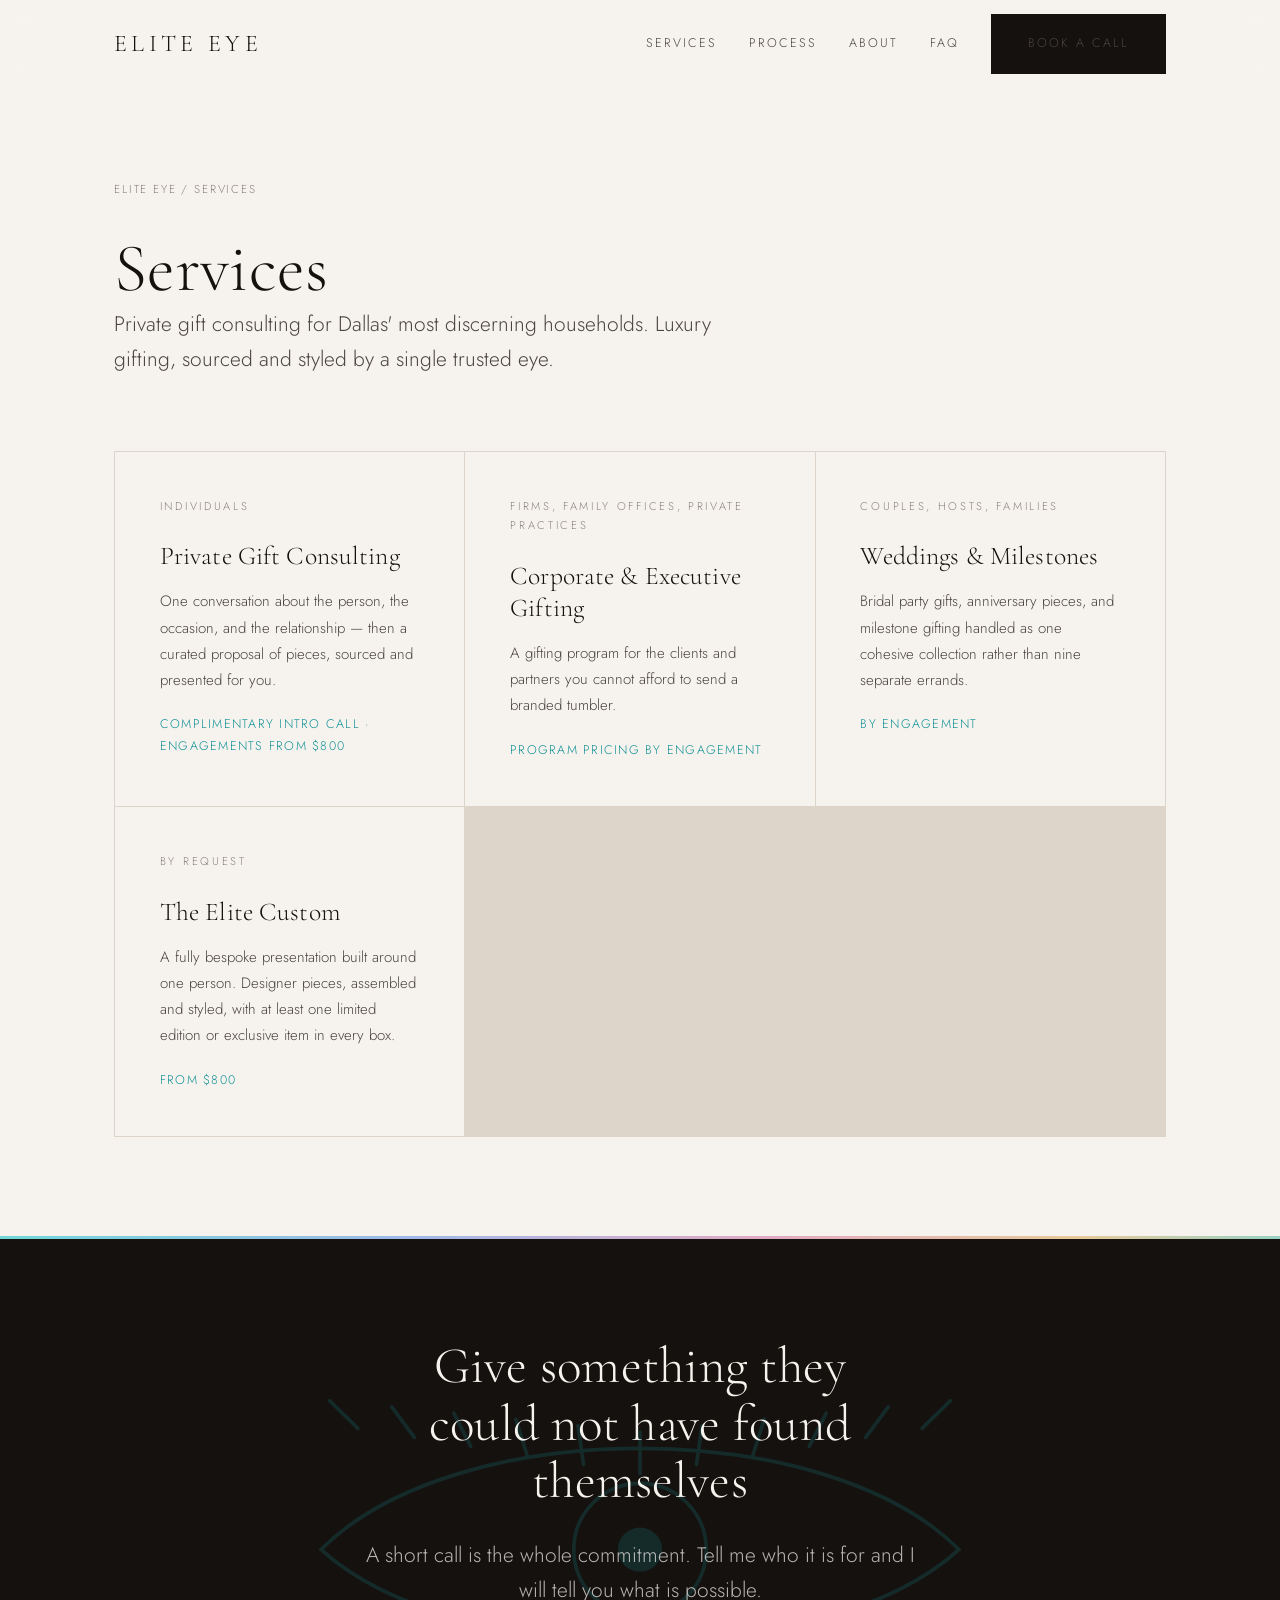
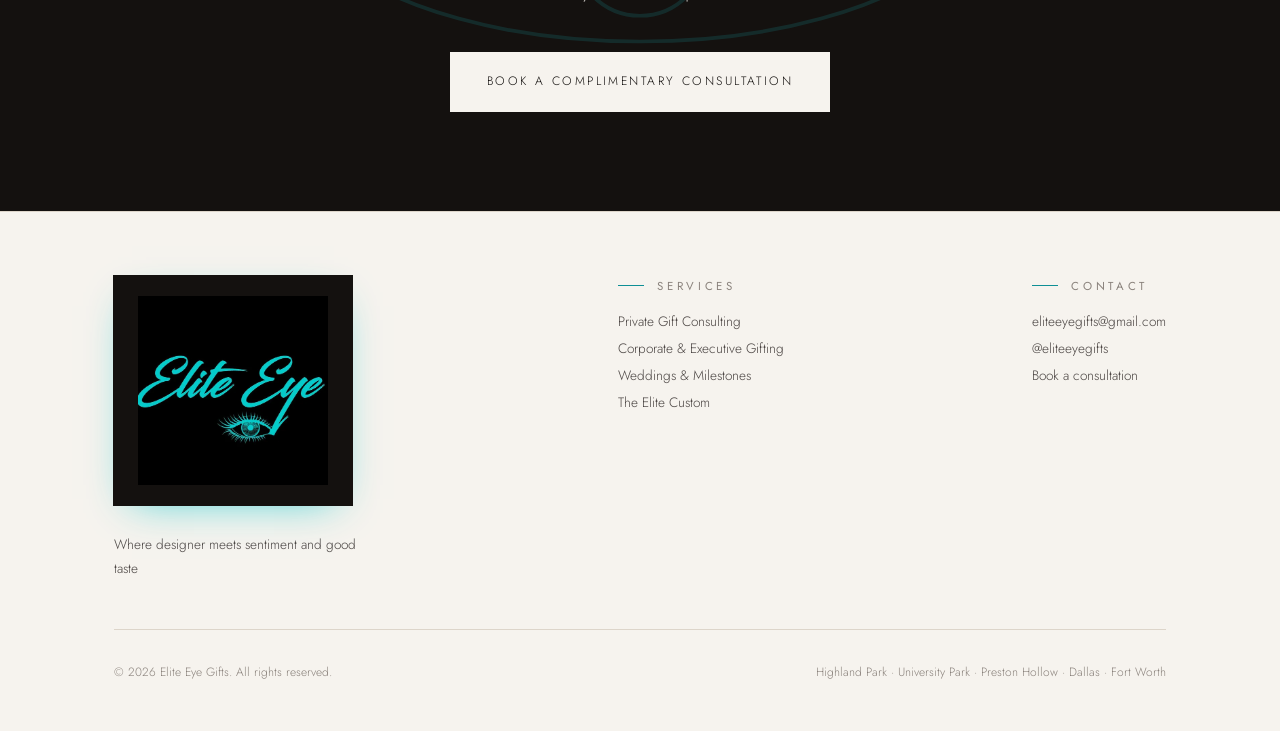
<file: services/index.html>
<!DOCTYPE html>
<html lang="en">
<head>
<meta charset="utf-8">
<meta name="viewport" content="width=device-width, initial-scale=1">
<title>Services — Elite Eye</title>
<meta name="description" content="Private gift consulting for Dallas&#x27; most discerning households. Luxury gifting, sourced and styled by a single trusted eye.">

<link rel="canonical" href="https://eliteeyegifts.samcbarth.com/services/">
<meta property="og:type" content="website">
<meta property="og:site_name" content="Elite Eye">
<meta property="og:title" content="Services — Elite Eye">
<meta property="og:description" content="Private gift consulting for Dallas&#x27; most discerning households. Luxury gifting, sourced and styled by a single trusted eye.">
<meta property="og:url" content="https://eliteeyegifts.samcbarth.com/services/">
<meta property="og:image" content="https://eliteeyegifts.samcbarth.com/photos/hero.jpg">
<meta property="og:image:width" content="1800">
<meta property="og:image:height" content="1013">
<meta property="og:image:alt" content="Iridescent Gucci boxes and gift bag from an Elite Eye presentation">
<meta property="og:locale" content="en_US">
<meta name="twitter:card" content="summary_large_image">
<meta name="twitter:image" content="https://eliteeyegifts.samcbarth.com/photos/hero.jpg">
<link rel="preconnect" href="https://fonts.googleapis.com"><link rel="preconnect" href="https://fonts.gstatic.com" crossorigin><link rel="stylesheet" href="https://fonts.googleapis.com/css2?family=Cormorant+Garamond:wght@300;400&family=Jost:wght@300;400&display=swap">
<link rel="stylesheet" href="../styles.css?v=b8a56afb">
<script type="application/ld+json">{
  "@context": "https://schema.org",
  "@type": "ProfessionalService",
  "name": "Elite Eye",
  "legalName": "Elite Eye Gifts",
  "url": "https://eliteeyegifts.samcbarth.com/",
  "description": "Private gift consulting for Dallas' most discerning households. Luxury gifting, sourced and styled by a single trusted eye.",
  "image": "https://eliteeyegifts.samcbarth.com/photos/hero.jpg",
  "founder": {
    "@type": "Person",
    "name": "Rachel",
    "jobTitle": "Gift consultant",
    "description": "Writer, artist and DJ. Founder of Elite Eye, based in Dallas.",
    "sameAs": [
      "https://instagram.com/eliteeyegifts"
    ]
  },
  "sameAs": [
    "https://instagram.com/eliteeyegifts"
  ],
  "areaServed": [
    {
      "@type": "Place",
      "name": "Highland Park"
    },
    {
      "@type": "Place",
      "name": "University Park"
    },
    {
      "@type": "Place",
      "name": "Preston Hollow"
    },
    {
      "@type": "Place",
      "name": "Dallas"
    },
    {
      "@type": "Place",
      "name": "Fort Worth"
    }
  ],
  "priceRange": "$$$$",
  "hasOfferCatalog": {
    "@type": "OfferCatalog",
    "name": "Gift consulting services",
    "itemListElement": [
      {
        "@type": "Offer",
        "url": "https://eliteeyegifts.samcbarth.com/services/private-gift-consulting.html",
        "itemOffered": {
          "@type": "Service",
          "name": "Private Gift Consulting",
          "description": "One conversation about the person, the occasion, and the relationship \u2014 then a curated proposal of pieces, sourced and presented for you."
        }
      },
      {
        "@type": "Offer",
        "url": "https://eliteeyegifts.samcbarth.com/services/corporate-executive-gifting.html",
        "itemOffered": {
          "@type": "Service",
          "name": "Corporate & Executive Gifting",
          "description": "A gifting program for the clients and partners you cannot afford to send a branded tumbler."
        }
      },
      {
        "@type": "Offer",
        "url": "https://eliteeyegifts.samcbarth.com/services/weddings-and-milestones.html",
        "itemOffered": {
          "@type": "Service",
          "name": "Weddings & Milestones",
          "description": "Bridal party gifts, anniversary pieces, and milestone gifting handled as one cohesive collection rather than nine separate errands."
        }
      },
      {
        "@type": "Offer",
        "url": "https://eliteeyegifts.samcbarth.com/services/custom-luxury-gift-boxes.html",
        "itemOffered": {
          "@type": "Service",
          "name": "The Elite Custom",
          "description": "A fully bespoke presentation built around one person. Designer pieces, assembled and styled, with at least one limited edition or exclusive item in every box."
        }
      }
    ]
  },
  "email": "eliteeyegifts@gmail.com"
}</script>
</head>
<body>
<header class="site-header">
  <div class="wrap">
    <a class="wordmark" href="../index.html">Elite Eye</a>
    <button class="nav-toggle" aria-expanded="false" aria-controls="nav">Menu</button>
    <nav class="nav" id="nav">
      <a href="../index.html#services">Services</a>
      <a href="../index.html#process">Process</a>
      <a href="../index.html#about">About</a>
      <a href="../index.html#faq">FAQ</a>
      <a class="btn" href="https://meetings.hubspot.com/sam-barth/elite-eye-consult">Book a call</a>
    </nav>
  </div>
</header>
<main>
<section class="detail-hero">
  <div class="wrap">
    <p class="breadcrumb"><a href="../index.html">Elite Eye</a> / Services</p>
    <h1>Services</h1>
    <p class="lede" style="max-width:52ch">Private gift consulting for Dallas&#x27; most discerning households. Luxury gifting, sourced and styled by a single trusted eye.</p>
  </div>
</section>
<section style="padding-top:0">
  <div class="wrap">
    <div class="services-grid stagger">
      <a class="service-card" href="private-gift-consulting.html">
        <span class="audience">Individuals</span>
        <h3>Private Gift Consulting</h3>
        <p>One conversation about the person, the occasion, and the relationship — then a curated proposal of pieces, sourced and presented for you.</p>
        <p class="price-note">Complimentary intro call · engagements from $800</p>
      </a>
      <a class="service-card" href="corporate-executive-gifting.html">
        <span class="audience">Firms, family offices, private practices</span>
        <h3>Corporate &amp; Executive Gifting</h3>
        <p>A gifting program for the clients and partners you cannot afford to send a branded tumbler.</p>
        <p class="price-note">Program pricing by engagement</p>
      </a>
      <a class="service-card" href="weddings-and-milestones.html">
        <span class="audience">Couples, hosts, families</span>
        <h3>Weddings &amp; Milestones</h3>
        <p>Bridal party gifts, anniversary pieces, and milestone gifting handled as one cohesive collection rather than nine separate errands.</p>
        <p class="price-note">By engagement</p>
      </a>
      <a class="service-card" href="custom-luxury-gift-boxes.html">
        <span class="audience">By request</span>
        <h3>The Elite Custom</h3>
        <p>A fully bespoke presentation built around one person. Designer pieces, assembled and styled, with at least one limited edition or exclusive item in every box.</p>
        <p class="price-note">From $800</p>
      </a>
    </div>
  </div>
</section>
<section class="closing">
  <svg class="eye-mark" viewBox="0 0 600 260" fill="none" aria-hidden="true" focusable="false" xmlns="http://www.w3.org/2000/svg"><path d="M40 150 C150 40 450 40 560 150 C450 250 150 250 40 150 Z" stroke="currentColor" stroke-width="3"/><circle cx="300" cy="150" r="54" stroke="currentColor" stroke-width="3"/><circle cx="300" cy="150" r="18" fill="currentColor"/><path d="M70 51.199999999999996 l-23.0 -22.5" stroke="currentColor" stroke-width="3" stroke-linecap="round"/><path d="M116 58.56 l-18.4 -24.8" stroke="currentColor" stroke-width="3" stroke-linecap="round"/><path d="M162 65.92 l-13.8 -27.1" stroke="currentColor" stroke-width="3" stroke-linecap="round"/><path d="M208 73.28 l-9.2 -29.4" stroke="currentColor" stroke-width="3" stroke-linecap="round"/><path d="M254 80.64 l-4.6 -31.7" stroke="currentColor" stroke-width="3" stroke-linecap="round"/><path d="M300 88.0 l0.0 -34.0" stroke="currentColor" stroke-width="3" stroke-linecap="round"/><path d="M346 80.64 l4.6 -31.7" stroke="currentColor" stroke-width="3" stroke-linecap="round"/><path d="M392 73.28 l9.2 -29.4" stroke="currentColor" stroke-width="3" stroke-linecap="round"/><path d="M438 65.92 l13.8 -27.1" stroke="currentColor" stroke-width="3" stroke-linecap="round"/><path d="M484 58.56 l18.4 -24.8" stroke="currentColor" stroke-width="3" stroke-linecap="round"/><path d="M530 51.199999999999996 l23.0 -22.5" stroke="currentColor" stroke-width="3" stroke-linecap="round"/></svg>
  <div class="wrap">
    <h2>Give something they could not have found themselves</h2>
    <p class="lede">A short call is the whole commitment. Tell me who it is for and I will tell you what is possible.</p>
    <div class="btn-row">
      <a class="btn" href="https://meetings.hubspot.com/sam-barth/elite-eye-consult">Book a complimentary consultation</a>
    </div>
  </div>
</section>
</main>
<footer class="site-footer">
  <div class="wrap">
    <div class="footer-grid">
      <div>
        <span class="footer-logo"><picture><source srcset="../photos/logo.webp" type="image/webp"><img src="../photos/logo.jpg" alt="Elite Eye logo" width="560" height="560" loading="lazy" decoding="async"></picture></span>
        <p style="margin:0;max-width:32ch">Where designer meets sentiment and good taste</p>
      </div>
      <div>
        <p class="eyebrow" style="margin-bottom:.75rem">Services</p>
        <ul style="list-style:none;margin:0;padding:0;line-height:2">
      <li><a href="../services/private-gift-consulting.html">Private Gift Consulting</a></li>
      <li><a href="../services/corporate-executive-gifting.html">Corporate &amp; Executive Gifting</a></li>
      <li><a href="../services/weddings-and-milestones.html">Weddings &amp; Milestones</a></li>
      <li><a href="../services/custom-luxury-gift-boxes.html">The Elite Custom</a></li>
        </ul>
      </div>
      <div>
        <p class="eyebrow" style="margin-bottom:.75rem">Contact</p>
        <p style="margin:0;line-height:2">
          <a href="mailto:eliteeyegifts@gmail.com">eliteeyegifts@gmail.com</a><br>
          <a href="https://instagram.com/eliteeyegifts" rel="noopener">@eliteeyegifts</a><br>
          <a href="https://meetings.hubspot.com/sam-barth/elite-eye-consult">Book a consultation</a>
        </p>
      </div>
    </div>
    <div class="footer-legal">
      <span>&copy; 2026 Elite Eye Gifts. All rights reserved.</span>
      <span>Highland Park &middot; University Park &middot; Preston Hollow &middot; Dallas &middot; Fort Worth</span>
    </div>
  </div>
</footer>
<script src="../script.js?v=0d454dde"></script>
</body>
</html>
</file>
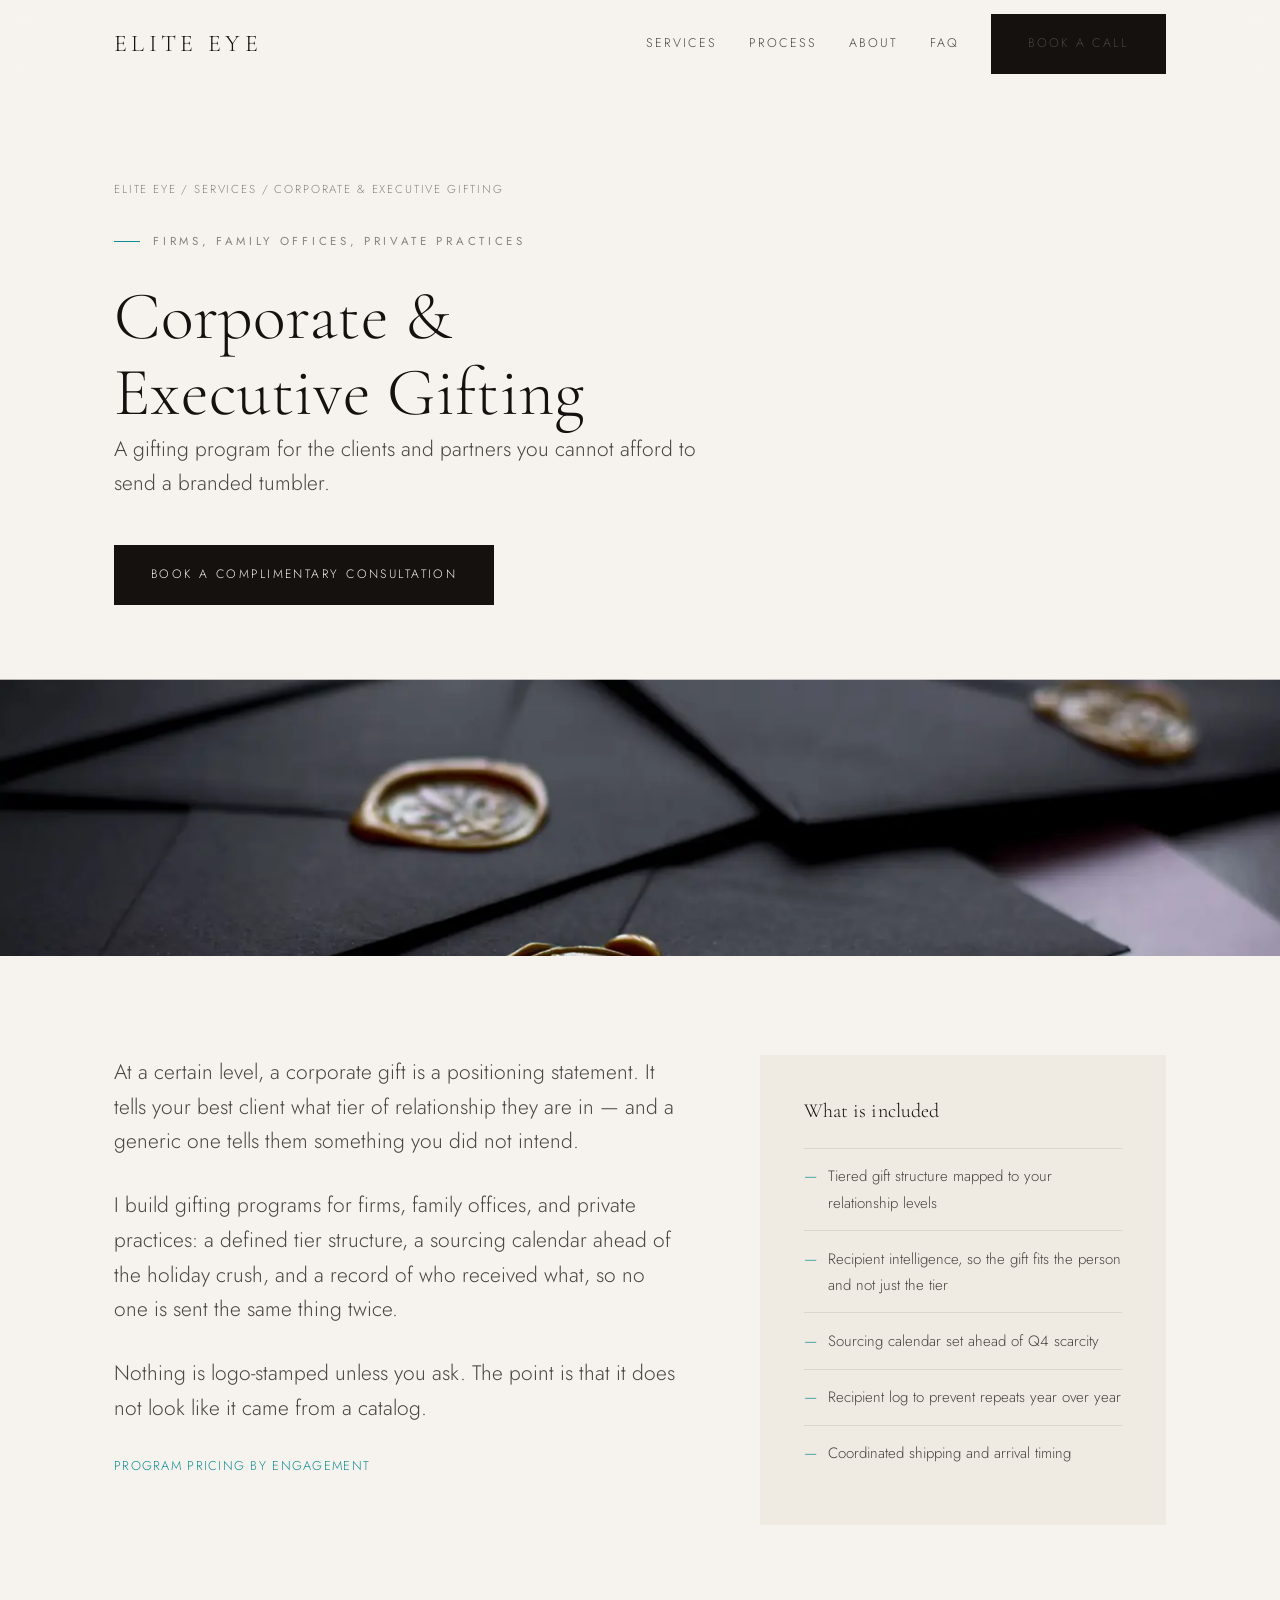
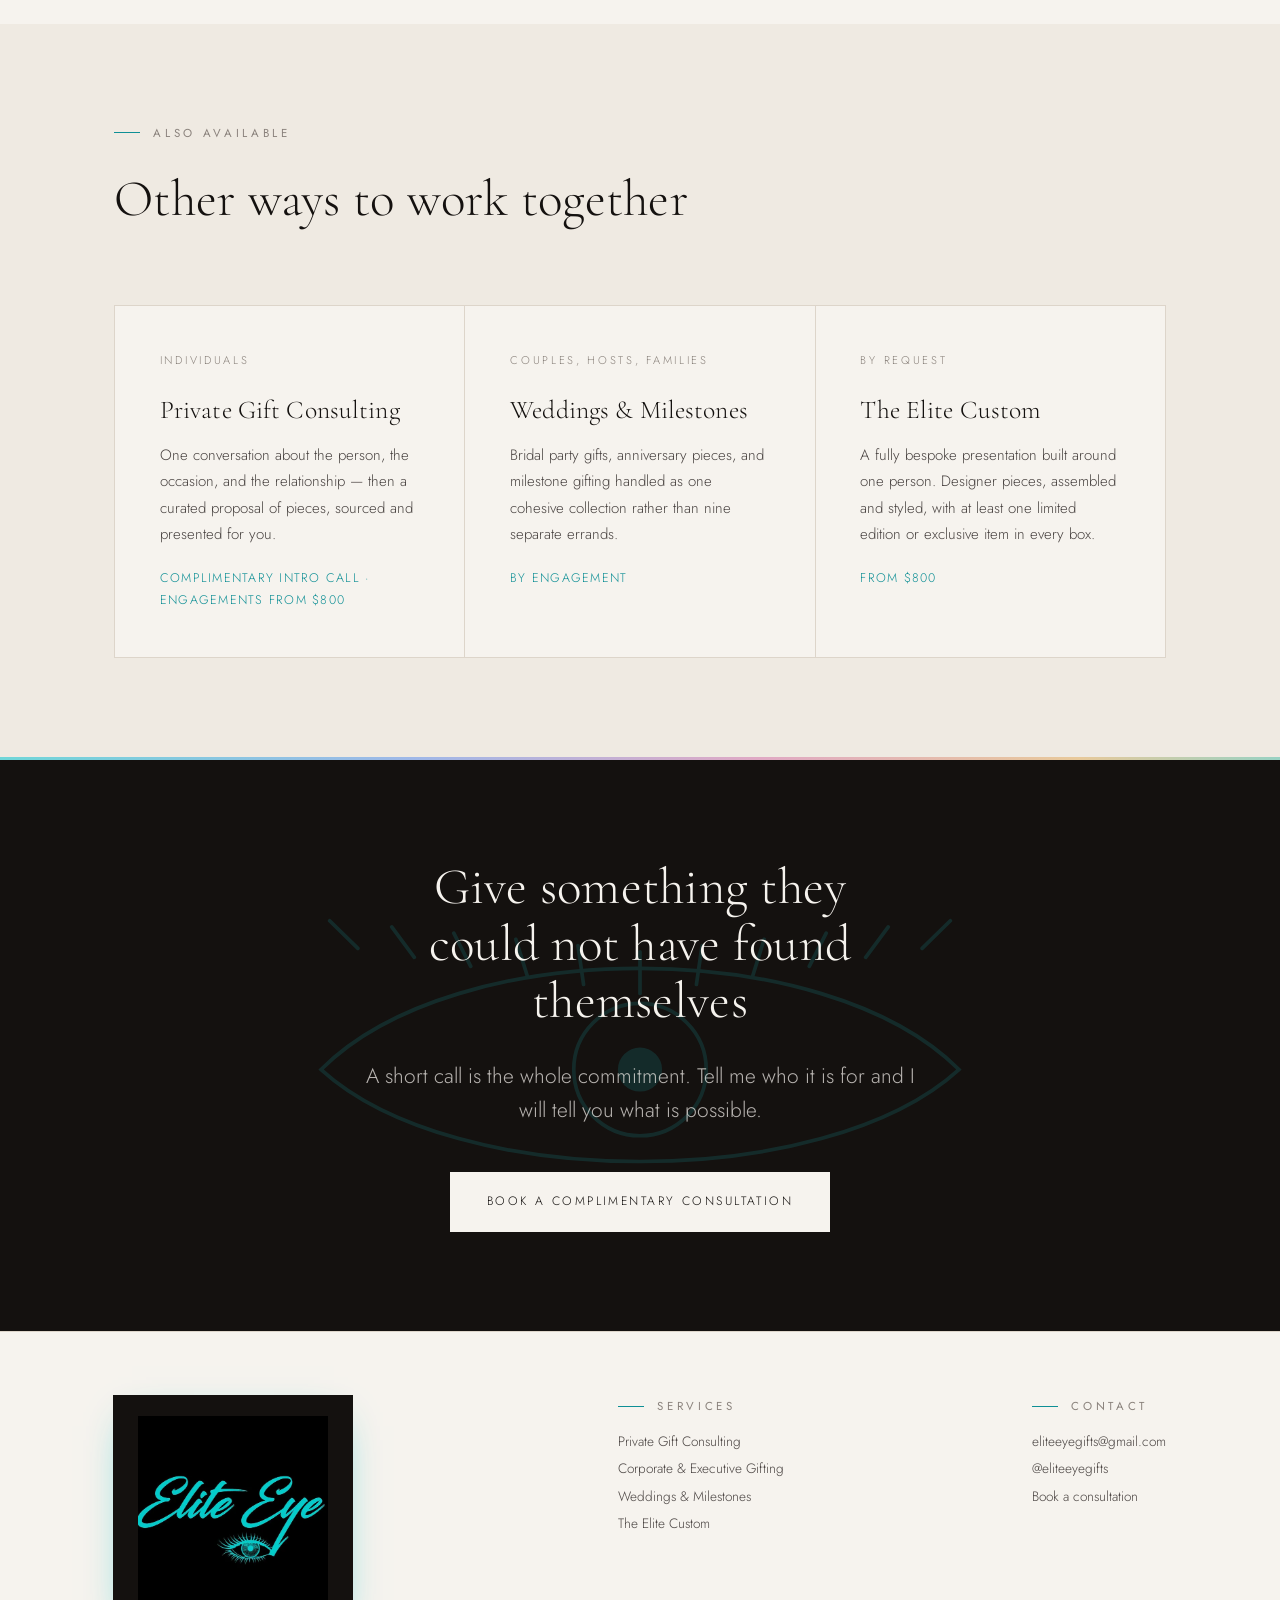
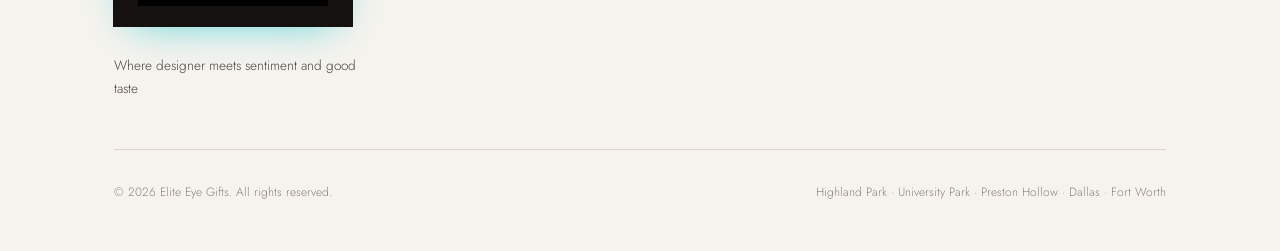
<file: services/corporate-executive-gifting.html>
<!DOCTYPE html>
<html lang="en">
<head>
<meta charset="utf-8">
<meta name="viewport" content="width=device-width, initial-scale=1">
<title>Corporate &amp; Executive Gifting — Elite Eye</title>
<meta name="description" content="A gifting program for the clients and partners you cannot afford to send a branded tumbler.">

<link rel="canonical" href="https://eliteeyegifts.samcbarth.com/services/corporate-executive-gifting.html">
<meta property="og:type" content="website">
<meta property="og:site_name" content="Elite Eye">
<meta property="og:title" content="Corporate &amp; Executive Gifting — Elite Eye">
<meta property="og:description" content="A gifting program for the clients and partners you cannot afford to send a branded tumbler.">
<meta property="og:url" content="https://eliteeyegifts.samcbarth.com/services/corporate-executive-gifting.html">
<meta property="og:image" content="https://eliteeyegifts.samcbarth.com/photos/hero.jpg">
<meta property="og:image:width" content="1800">
<meta property="og:image:height" content="1013">
<meta property="og:image:alt" content="Iridescent Gucci boxes and gift bag from an Elite Eye presentation">
<meta property="og:locale" content="en_US">
<meta name="twitter:card" content="summary_large_image">
<meta name="twitter:image" content="https://eliteeyegifts.samcbarth.com/photos/hero.jpg">
<link rel="preconnect" href="https://fonts.googleapis.com"><link rel="preconnect" href="https://fonts.gstatic.com" crossorigin><link rel="stylesheet" href="https://fonts.googleapis.com/css2?family=Cormorant+Garamond:wght@300;400&family=Jost:wght@300;400&display=swap">
<link rel="stylesheet" href="../styles.css?v=b8a56afb">
<script type="application/ld+json">{
  "@context": "https://schema.org",
  "@type": "Service",
  "name": "Corporate & Executive Gifting",
  "serviceType": "Corporate & Executive Gifting",
  "description": "A gifting program for the clients and partners you cannot afford to send a branded tumbler.",
  "url": "https://eliteeyegifts.samcbarth.com/services/corporate-executive-gifting.html",
  "provider": {
    "@type": "ProfessionalService",
    "name": "Elite Eye",
    "url": "https://eliteeyegifts.samcbarth.com/"
  },
  "areaServed": [
    {
      "@type": "Place",
      "name": "Highland Park"
    },
    {
      "@type": "Place",
      "name": "University Park"
    },
    {
      "@type": "Place",
      "name": "Preston Hollow"
    },
    {
      "@type": "Place",
      "name": "Dallas"
    },
    {
      "@type": "Place",
      "name": "Fort Worth"
    }
  ],
  "audience": {
    "@type": "Audience",
    "audienceType": "Firms, family offices, private practices"
  }
}</script>
<script type="application/ld+json">{
  "@context": "https://schema.org",
  "@type": "BreadcrumbList",
  "itemListElement": [
    {
      "@type": "ListItem",
      "position": 1,
      "name": "Elite Eye",
      "item": "https://eliteeyegifts.samcbarth.com/"
    },
    {
      "@type": "ListItem",
      "position": 2,
      "name": "Services",
      "item": "https://eliteeyegifts.samcbarth.com/services/"
    },
    {
      "@type": "ListItem",
      "position": 3,
      "name": "Corporate & Executive Gifting"
    }
  ]
}</script>
</head>
<body>
<header class="site-header">
  <div class="wrap">
    <a class="wordmark" href="../index.html">Elite Eye</a>
    <button class="nav-toggle" aria-expanded="false" aria-controls="nav">Menu</button>
    <nav class="nav" id="nav">
      <a href="../index.html#services">Services</a>
      <a href="../index.html#process">Process</a>
      <a href="../index.html#about">About</a>
      <a href="../index.html#faq">FAQ</a>
      <a class="btn" href="https://meetings.hubspot.com/sam-barth/elite-eye-consult">Book a call</a>
    </nav>
  </div>
</header>
<main>
<section class="detail-hero">
  <div class="wrap">
    <p class="breadcrumb"><a href="../index.html">Elite Eye</a> / <a href="index.html">Services</a> / Corporate &amp; Executive Gifting</p>
    <p class="eyebrow">Firms, family offices, private practices</p>
    <h1>Corporate &amp; Executive Gifting</h1>
    <p class="lede" style="max-width:50ch">A gifting program for the clients and partners you cannot afford to send a branded tumbler.</p>
    <div class="btn-row">
      <a class="btn" href="https://meetings.hubspot.com/sam-barth/elite-eye-consult">Book a complimentary consultation</a>
    </div>
  </div>
</section>

<figure class="detail-figure"><picture><source srcset="../photos/service-corporate-executive-gifting.webp" type="image/webp"><img src="../photos/service-corporate-executive-gifting.jpg" alt="Black envelopes closed with gold wax seals" width="1400" height="788" decoding="async" data-parallax="46"></picture></figure>

<section>
  <div class="wrap">
    <div class="detail-body">
      <div class="lede">
        <p>At a certain level, a corporate gift is a positioning statement. It tells your best client what tier of relationship they are in — and a generic one tells them something you did not intend.</p>
<p>I build gifting programs for firms, family offices, and private practices: a defined tier structure, a sourcing calendar ahead of the holiday crush, and a record of who received what, so no one is sent the same thing twice.</p>
<p>Nothing is logo-stamped unless you ask. The point is that it does not look like it came from a catalog.</p>
        <p class="price-note" style="color:var(--accent);letter-spacing:.1em;text-transform:uppercase;font-size:.8rem">Program pricing by engagement</p>
      </div>
      <aside class="includes">
        <h3>What is included</h3>
        <ul>
        <li>Tiered gift structure mapped to your relationship levels</li>
        <li>Recipient intelligence, so the gift fits the person and not just the tier</li>
        <li>Sourcing calendar set ahead of Q4 scarcity</li>
        <li>Recipient log to prevent repeats year over year</li>
        <li>Coordinated shipping and arrival timing</li>
        </ul>
      </aside>
    </div>
  </div>
</section>

<section class="process">
  <div class="wrap">
    <div class="section-head narrow">
      <p class="eyebrow">Also available</p>
      <h2>Other ways to work together</h2>
    </div>
    <div class="services-grid stagger">
      <a class="service-card" href="private-gift-consulting.html"><span class="audience">Individuals</span><h3>Private Gift Consulting</h3><p>One conversation about the person, the occasion, and the relationship — then a curated proposal of pieces, sourced and presented for you.</p><p class="price-note">Complimentary intro call · engagements from $800</p></a>
      <a class="service-card" href="weddings-and-milestones.html"><span class="audience">Couples, hosts, families</span><h3>Weddings &amp; Milestones</h3><p>Bridal party gifts, anniversary pieces, and milestone gifting handled as one cohesive collection rather than nine separate errands.</p><p class="price-note">By engagement</p></a>
      <a class="service-card" href="custom-luxury-gift-boxes.html"><span class="audience">By request</span><h3>The Elite Custom</h3><p>A fully bespoke presentation built around one person. Designer pieces, assembled and styled, with at least one limited edition or exclusive item in every box.</p><p class="price-note">From $800</p></a>
    </div>
  </div>
</section>

<section class="closing">
  <svg class="eye-mark" viewBox="0 0 600 260" fill="none" aria-hidden="true" focusable="false" xmlns="http://www.w3.org/2000/svg"><path d="M40 150 C150 40 450 40 560 150 C450 250 150 250 40 150 Z" stroke="currentColor" stroke-width="3"/><circle cx="300" cy="150" r="54" stroke="currentColor" stroke-width="3"/><circle cx="300" cy="150" r="18" fill="currentColor"/><path d="M70 51.199999999999996 l-23.0 -22.5" stroke="currentColor" stroke-width="3" stroke-linecap="round"/><path d="M116 58.56 l-18.4 -24.8" stroke="currentColor" stroke-width="3" stroke-linecap="round"/><path d="M162 65.92 l-13.8 -27.1" stroke="currentColor" stroke-width="3" stroke-linecap="round"/><path d="M208 73.28 l-9.2 -29.4" stroke="currentColor" stroke-width="3" stroke-linecap="round"/><path d="M254 80.64 l-4.6 -31.7" stroke="currentColor" stroke-width="3" stroke-linecap="round"/><path d="M300 88.0 l0.0 -34.0" stroke="currentColor" stroke-width="3" stroke-linecap="round"/><path d="M346 80.64 l4.6 -31.7" stroke="currentColor" stroke-width="3" stroke-linecap="round"/><path d="M392 73.28 l9.2 -29.4" stroke="currentColor" stroke-width="3" stroke-linecap="round"/><path d="M438 65.92 l13.8 -27.1" stroke="currentColor" stroke-width="3" stroke-linecap="round"/><path d="M484 58.56 l18.4 -24.8" stroke="currentColor" stroke-width="3" stroke-linecap="round"/><path d="M530 51.199999999999996 l23.0 -22.5" stroke="currentColor" stroke-width="3" stroke-linecap="round"/></svg>
  <div class="wrap">
    <h2>Give something they could not have found themselves</h2>
    <p class="lede">A short call is the whole commitment. Tell me who it is for and I will tell you what is possible.</p>
    <div class="btn-row">
      <a class="btn" href="https://meetings.hubspot.com/sam-barth/elite-eye-consult">Book a complimentary consultation</a>
    </div>
  </div>
</section>
</main>
<footer class="site-footer">
  <div class="wrap">
    <div class="footer-grid">
      <div>
        <span class="footer-logo"><picture><source srcset="../photos/logo.webp" type="image/webp"><img src="../photos/logo.jpg" alt="Elite Eye logo" width="560" height="560" loading="lazy" decoding="async"></picture></span>
        <p style="margin:0;max-width:32ch">Where designer meets sentiment and good taste</p>
      </div>
      <div>
        <p class="eyebrow" style="margin-bottom:.75rem">Services</p>
        <ul style="list-style:none;margin:0;padding:0;line-height:2">
      <li><a href="../services/private-gift-consulting.html">Private Gift Consulting</a></li>
      <li><a href="../services/corporate-executive-gifting.html">Corporate &amp; Executive Gifting</a></li>
      <li><a href="../services/weddings-and-milestones.html">Weddings &amp; Milestones</a></li>
      <li><a href="../services/custom-luxury-gift-boxes.html">The Elite Custom</a></li>
        </ul>
      </div>
      <div>
        <p class="eyebrow" style="margin-bottom:.75rem">Contact</p>
        <p style="margin:0;line-height:2">
          <a href="mailto:eliteeyegifts@gmail.com">eliteeyegifts@gmail.com</a><br>
          <a href="https://instagram.com/eliteeyegifts" rel="noopener">@eliteeyegifts</a><br>
          <a href="https://meetings.hubspot.com/sam-barth/elite-eye-consult">Book a consultation</a>
        </p>
      </div>
    </div>
    <div class="footer-legal">
      <span>&copy; 2026 Elite Eye Gifts. All rights reserved.</span>
      <span>Highland Park &middot; University Park &middot; Preston Hollow &middot; Dallas &middot; Fort Worth</span>
    </div>
  </div>
</footer>
<script src="../script.js?v=0d454dde"></script>
</body>
</html>
</file>
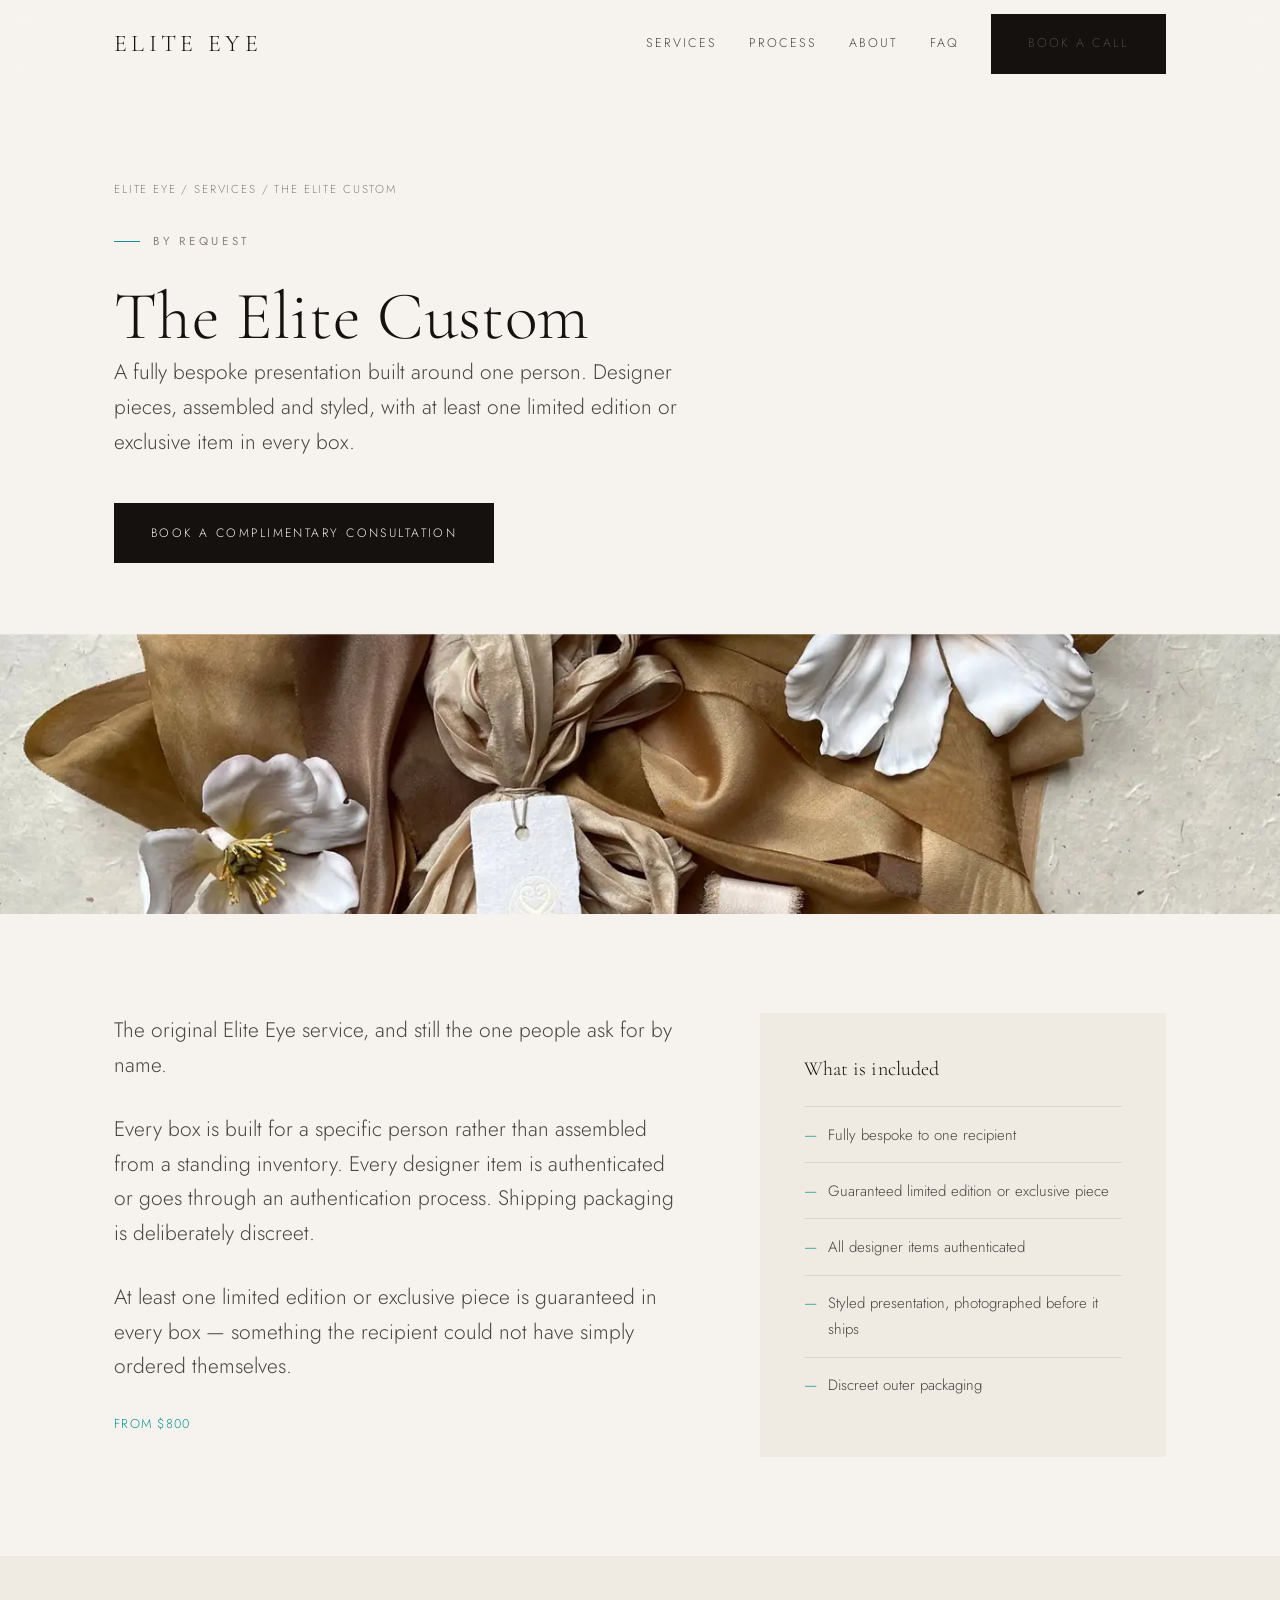
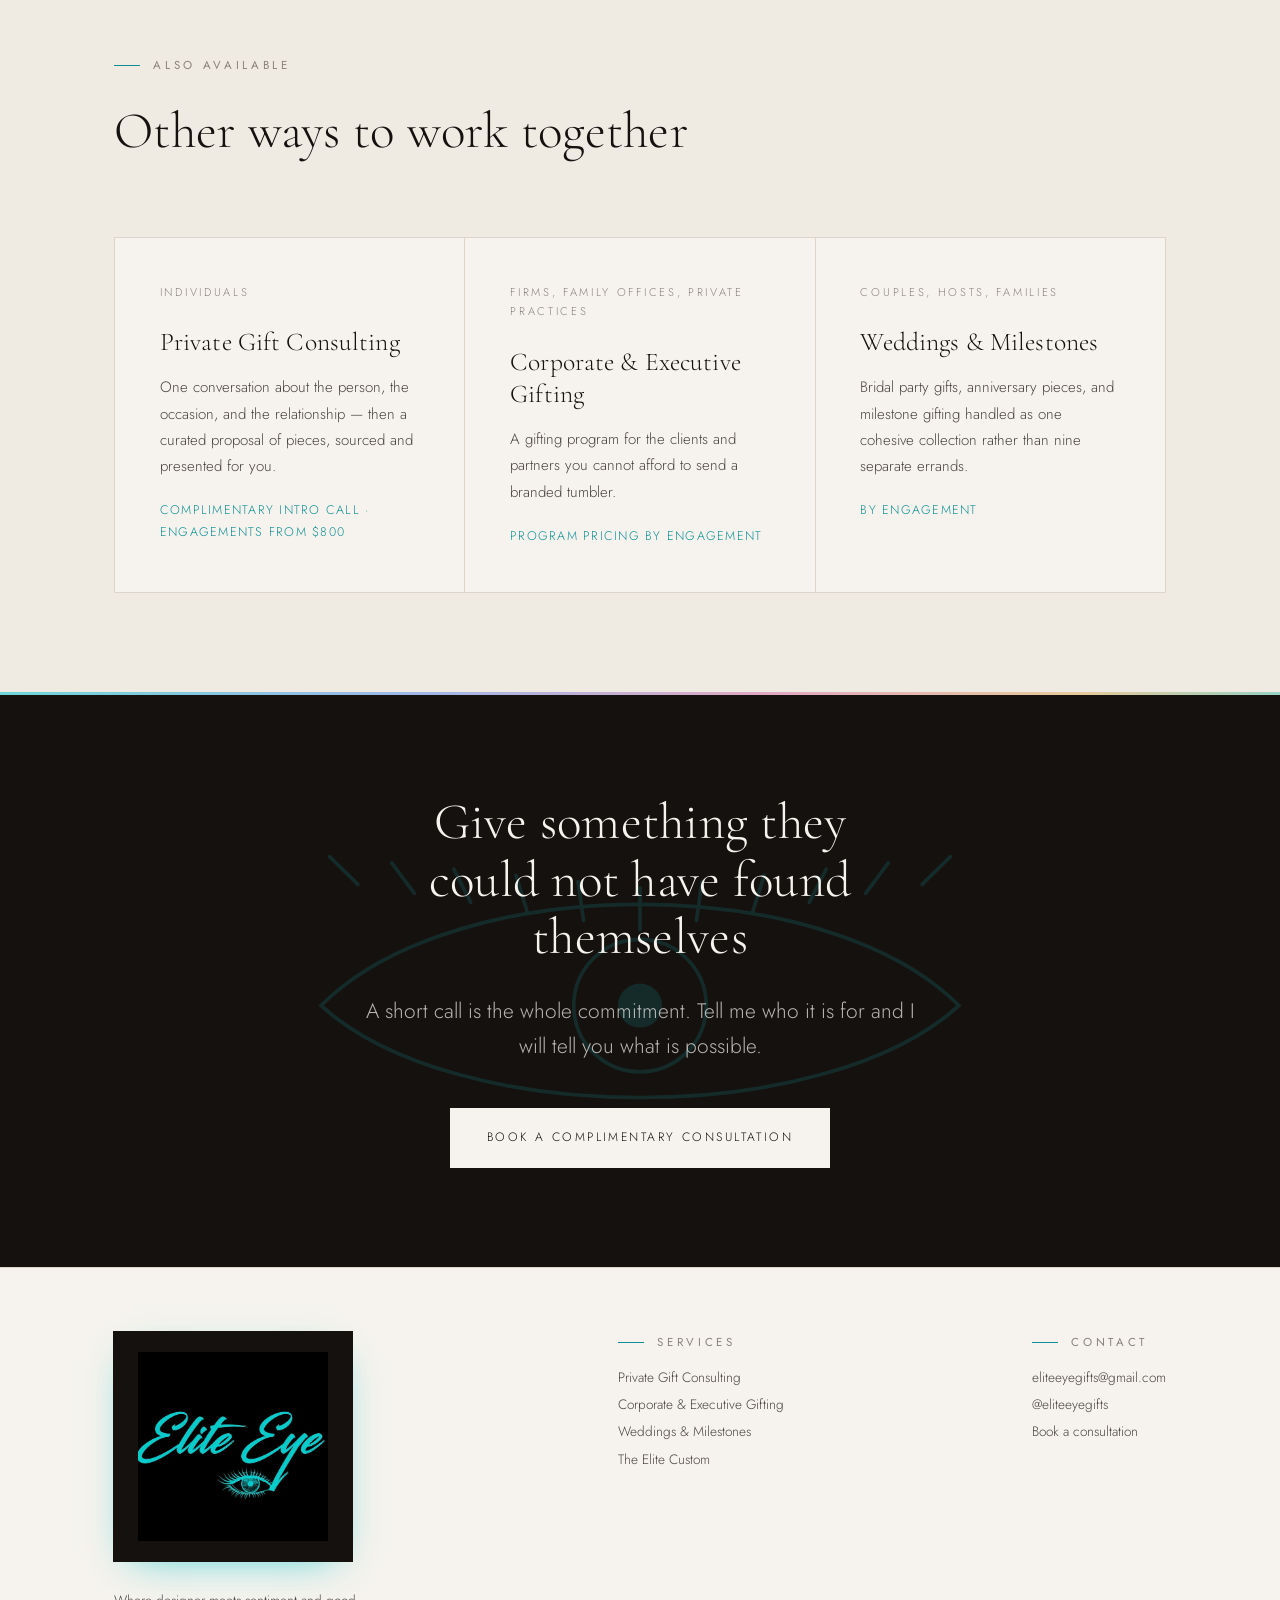
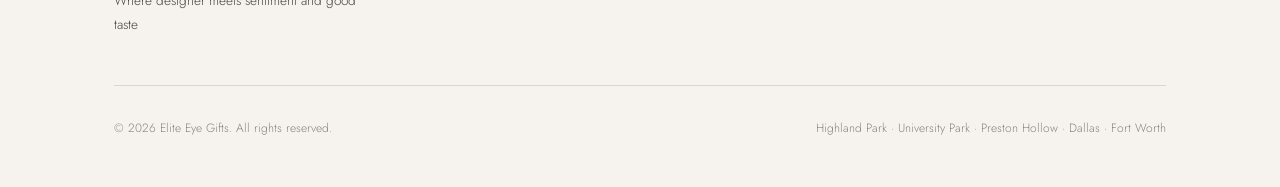
<file: services/custom-luxury-gift-boxes.html>
<!DOCTYPE html>
<html lang="en">
<head>
<meta charset="utf-8">
<meta name="viewport" content="width=device-width, initial-scale=1">
<title>The Elite Custom — Elite Eye</title>
<meta name="description" content="A fully bespoke presentation built around one person. Designer pieces, assembled and styled, with at least one limited edition or exclusive item in every box.">

<link rel="canonical" href="https://eliteeyegifts.samcbarth.com/services/custom-luxury-gift-boxes.html">
<meta property="og:type" content="website">
<meta property="og:site_name" content="Elite Eye">
<meta property="og:title" content="The Elite Custom — Elite Eye">
<meta property="og:description" content="A fully bespoke presentation built around one person. Designer pieces, assembled and styled, with at least one limited edition or exclusive item in every box.">
<meta property="og:url" content="https://eliteeyegifts.samcbarth.com/services/custom-luxury-gift-boxes.html">
<meta property="og:image" content="https://eliteeyegifts.samcbarth.com/photos/hero.jpg">
<meta property="og:image:width" content="1800">
<meta property="og:image:height" content="1013">
<meta property="og:image:alt" content="Iridescent Gucci boxes and gift bag from an Elite Eye presentation">
<meta property="og:locale" content="en_US">
<meta name="twitter:card" content="summary_large_image">
<meta name="twitter:image" content="https://eliteeyegifts.samcbarth.com/photos/hero.jpg">
<link rel="preconnect" href="https://fonts.googleapis.com"><link rel="preconnect" href="https://fonts.gstatic.com" crossorigin><link rel="stylesheet" href="https://fonts.googleapis.com/css2?family=Cormorant+Garamond:wght@300;400&family=Jost:wght@300;400&display=swap">
<link rel="stylesheet" href="../styles.css?v=b8a56afb">
<script type="application/ld+json">{
  "@context": "https://schema.org",
  "@type": "Service",
  "name": "The Elite Custom",
  "serviceType": "The Elite Custom",
  "description": "A fully bespoke presentation built around one person. Designer pieces, assembled and styled, with at least one limited edition or exclusive item in every box.",
  "url": "https://eliteeyegifts.samcbarth.com/services/custom-luxury-gift-boxes.html",
  "provider": {
    "@type": "ProfessionalService",
    "name": "Elite Eye",
    "url": "https://eliteeyegifts.samcbarth.com/"
  },
  "areaServed": [
    {
      "@type": "Place",
      "name": "Highland Park"
    },
    {
      "@type": "Place",
      "name": "University Park"
    },
    {
      "@type": "Place",
      "name": "Preston Hollow"
    },
    {
      "@type": "Place",
      "name": "Dallas"
    },
    {
      "@type": "Place",
      "name": "Fort Worth"
    }
  ],
  "audience": {
    "@type": "Audience",
    "audienceType": "By request"
  }
}</script>
<script type="application/ld+json">{
  "@context": "https://schema.org",
  "@type": "BreadcrumbList",
  "itemListElement": [
    {
      "@type": "ListItem",
      "position": 1,
      "name": "Elite Eye",
      "item": "https://eliteeyegifts.samcbarth.com/"
    },
    {
      "@type": "ListItem",
      "position": 2,
      "name": "Services",
      "item": "https://eliteeyegifts.samcbarth.com/services/"
    },
    {
      "@type": "ListItem",
      "position": 3,
      "name": "The Elite Custom"
    }
  ]
}</script>
</head>
<body>
<header class="site-header">
  <div class="wrap">
    <a class="wordmark" href="../index.html">Elite Eye</a>
    <button class="nav-toggle" aria-expanded="false" aria-controls="nav">Menu</button>
    <nav class="nav" id="nav">
      <a href="../index.html#services">Services</a>
      <a href="../index.html#process">Process</a>
      <a href="../index.html#about">About</a>
      <a href="../index.html#faq">FAQ</a>
      <a class="btn" href="https://meetings.hubspot.com/sam-barth/elite-eye-consult">Book a call</a>
    </nav>
  </div>
</header>
<main>
<section class="detail-hero">
  <div class="wrap">
    <p class="breadcrumb"><a href="../index.html">Elite Eye</a> / <a href="index.html">Services</a> / The Elite Custom</p>
    <p class="eyebrow">By request</p>
    <h1>The Elite Custom</h1>
    <p class="lede" style="max-width:50ch">A fully bespoke presentation built around one person. Designer pieces, assembled and styled, with at least one limited edition or exclusive item in every box.</p>
    <div class="btn-row">
      <a class="btn" href="https://meetings.hubspot.com/sam-barth/elite-eye-consult">Book a complimentary consultation</a>
    </div>
  </div>
</section>

<figure class="detail-figure"><picture><source srcset="../photos/service-custom-luxury-gift-boxes.webp" type="image/webp"><img src="../photos/service-custom-luxury-gift-boxes.jpg" alt="Silk ribbons in cream and tan with a wax-sealed tag" width="1400" height="788" decoding="async" data-parallax="46"></picture></figure>

<section>
  <div class="wrap">
    <div class="detail-body">
      <div class="lede">
        <p>The original Elite Eye service, and still the one people ask for by name.</p>
<p>Every box is built for a specific person rather than assembled from a standing inventory. Every designer item is authenticated or goes through an authentication process. Shipping packaging is deliberately discreet.</p>
<p>At least one limited edition or exclusive piece is guaranteed in every box — something the recipient could not have simply ordered themselves.</p>
        <p class="price-note" style="color:var(--accent);letter-spacing:.1em;text-transform:uppercase;font-size:.8rem">From $800</p>
      </div>
      <aside class="includes">
        <h3>What is included</h3>
        <ul>
        <li>Fully bespoke to one recipient</li>
        <li>Guaranteed limited edition or exclusive piece</li>
        <li>All designer items authenticated</li>
        <li>Styled presentation, photographed before it ships</li>
        <li>Discreet outer packaging</li>
        </ul>
      </aside>
    </div>
  </div>
</section>

<section class="process">
  <div class="wrap">
    <div class="section-head narrow">
      <p class="eyebrow">Also available</p>
      <h2>Other ways to work together</h2>
    </div>
    <div class="services-grid stagger">
      <a class="service-card" href="private-gift-consulting.html"><span class="audience">Individuals</span><h3>Private Gift Consulting</h3><p>One conversation about the person, the occasion, and the relationship — then a curated proposal of pieces, sourced and presented for you.</p><p class="price-note">Complimentary intro call · engagements from $800</p></a>
      <a class="service-card" href="corporate-executive-gifting.html"><span class="audience">Firms, family offices, private practices</span><h3>Corporate &amp; Executive Gifting</h3><p>A gifting program for the clients and partners you cannot afford to send a branded tumbler.</p><p class="price-note">Program pricing by engagement</p></a>
      <a class="service-card" href="weddings-and-milestones.html"><span class="audience">Couples, hosts, families</span><h3>Weddings &amp; Milestones</h3><p>Bridal party gifts, anniversary pieces, and milestone gifting handled as one cohesive collection rather than nine separate errands.</p><p class="price-note">By engagement</p></a>
    </div>
  </div>
</section>

<section class="closing">
  <svg class="eye-mark" viewBox="0 0 600 260" fill="none" aria-hidden="true" focusable="false" xmlns="http://www.w3.org/2000/svg"><path d="M40 150 C150 40 450 40 560 150 C450 250 150 250 40 150 Z" stroke="currentColor" stroke-width="3"/><circle cx="300" cy="150" r="54" stroke="currentColor" stroke-width="3"/><circle cx="300" cy="150" r="18" fill="currentColor"/><path d="M70 51.199999999999996 l-23.0 -22.5" stroke="currentColor" stroke-width="3" stroke-linecap="round"/><path d="M116 58.56 l-18.4 -24.8" stroke="currentColor" stroke-width="3" stroke-linecap="round"/><path d="M162 65.92 l-13.8 -27.1" stroke="currentColor" stroke-width="3" stroke-linecap="round"/><path d="M208 73.28 l-9.2 -29.4" stroke="currentColor" stroke-width="3" stroke-linecap="round"/><path d="M254 80.64 l-4.6 -31.7" stroke="currentColor" stroke-width="3" stroke-linecap="round"/><path d="M300 88.0 l0.0 -34.0" stroke="currentColor" stroke-width="3" stroke-linecap="round"/><path d="M346 80.64 l4.6 -31.7" stroke="currentColor" stroke-width="3" stroke-linecap="round"/><path d="M392 73.28 l9.2 -29.4" stroke="currentColor" stroke-width="3" stroke-linecap="round"/><path d="M438 65.92 l13.8 -27.1" stroke="currentColor" stroke-width="3" stroke-linecap="round"/><path d="M484 58.56 l18.4 -24.8" stroke="currentColor" stroke-width="3" stroke-linecap="round"/><path d="M530 51.199999999999996 l23.0 -22.5" stroke="currentColor" stroke-width="3" stroke-linecap="round"/></svg>
  <div class="wrap">
    <h2>Give something they could not have found themselves</h2>
    <p class="lede">A short call is the whole commitment. Tell me who it is for and I will tell you what is possible.</p>
    <div class="btn-row">
      <a class="btn" href="https://meetings.hubspot.com/sam-barth/elite-eye-consult">Book a complimentary consultation</a>
    </div>
  </div>
</section>
</main>
<footer class="site-footer">
  <div class="wrap">
    <div class="footer-grid">
      <div>
        <span class="footer-logo"><picture><source srcset="../photos/logo.webp" type="image/webp"><img src="../photos/logo.jpg" alt="Elite Eye logo" width="560" height="560" loading="lazy" decoding="async"></picture></span>
        <p style="margin:0;max-width:32ch">Where designer meets sentiment and good taste</p>
      </div>
      <div>
        <p class="eyebrow" style="margin-bottom:.75rem">Services</p>
        <ul style="list-style:none;margin:0;padding:0;line-height:2">
      <li><a href="../services/private-gift-consulting.html">Private Gift Consulting</a></li>
      <li><a href="../services/corporate-executive-gifting.html">Corporate &amp; Executive Gifting</a></li>
      <li><a href="../services/weddings-and-milestones.html">Weddings &amp; Milestones</a></li>
      <li><a href="../services/custom-luxury-gift-boxes.html">The Elite Custom</a></li>
        </ul>
      </div>
      <div>
        <p class="eyebrow" style="margin-bottom:.75rem">Contact</p>
        <p style="margin:0;line-height:2">
          <a href="mailto:eliteeyegifts@gmail.com">eliteeyegifts@gmail.com</a><br>
          <a href="https://instagram.com/eliteeyegifts" rel="noopener">@eliteeyegifts</a><br>
          <a href="https://meetings.hubspot.com/sam-barth/elite-eye-consult">Book a consultation</a>
        </p>
      </div>
    </div>
    <div class="footer-legal">
      <span>&copy; 2026 Elite Eye Gifts. All rights reserved.</span>
      <span>Highland Park &middot; University Park &middot; Preston Hollow &middot; Dallas &middot; Fort Worth</span>
    </div>
  </div>
</footer>
<script src="../script.js?v=0d454dde"></script>
</body>
</html>
</file>
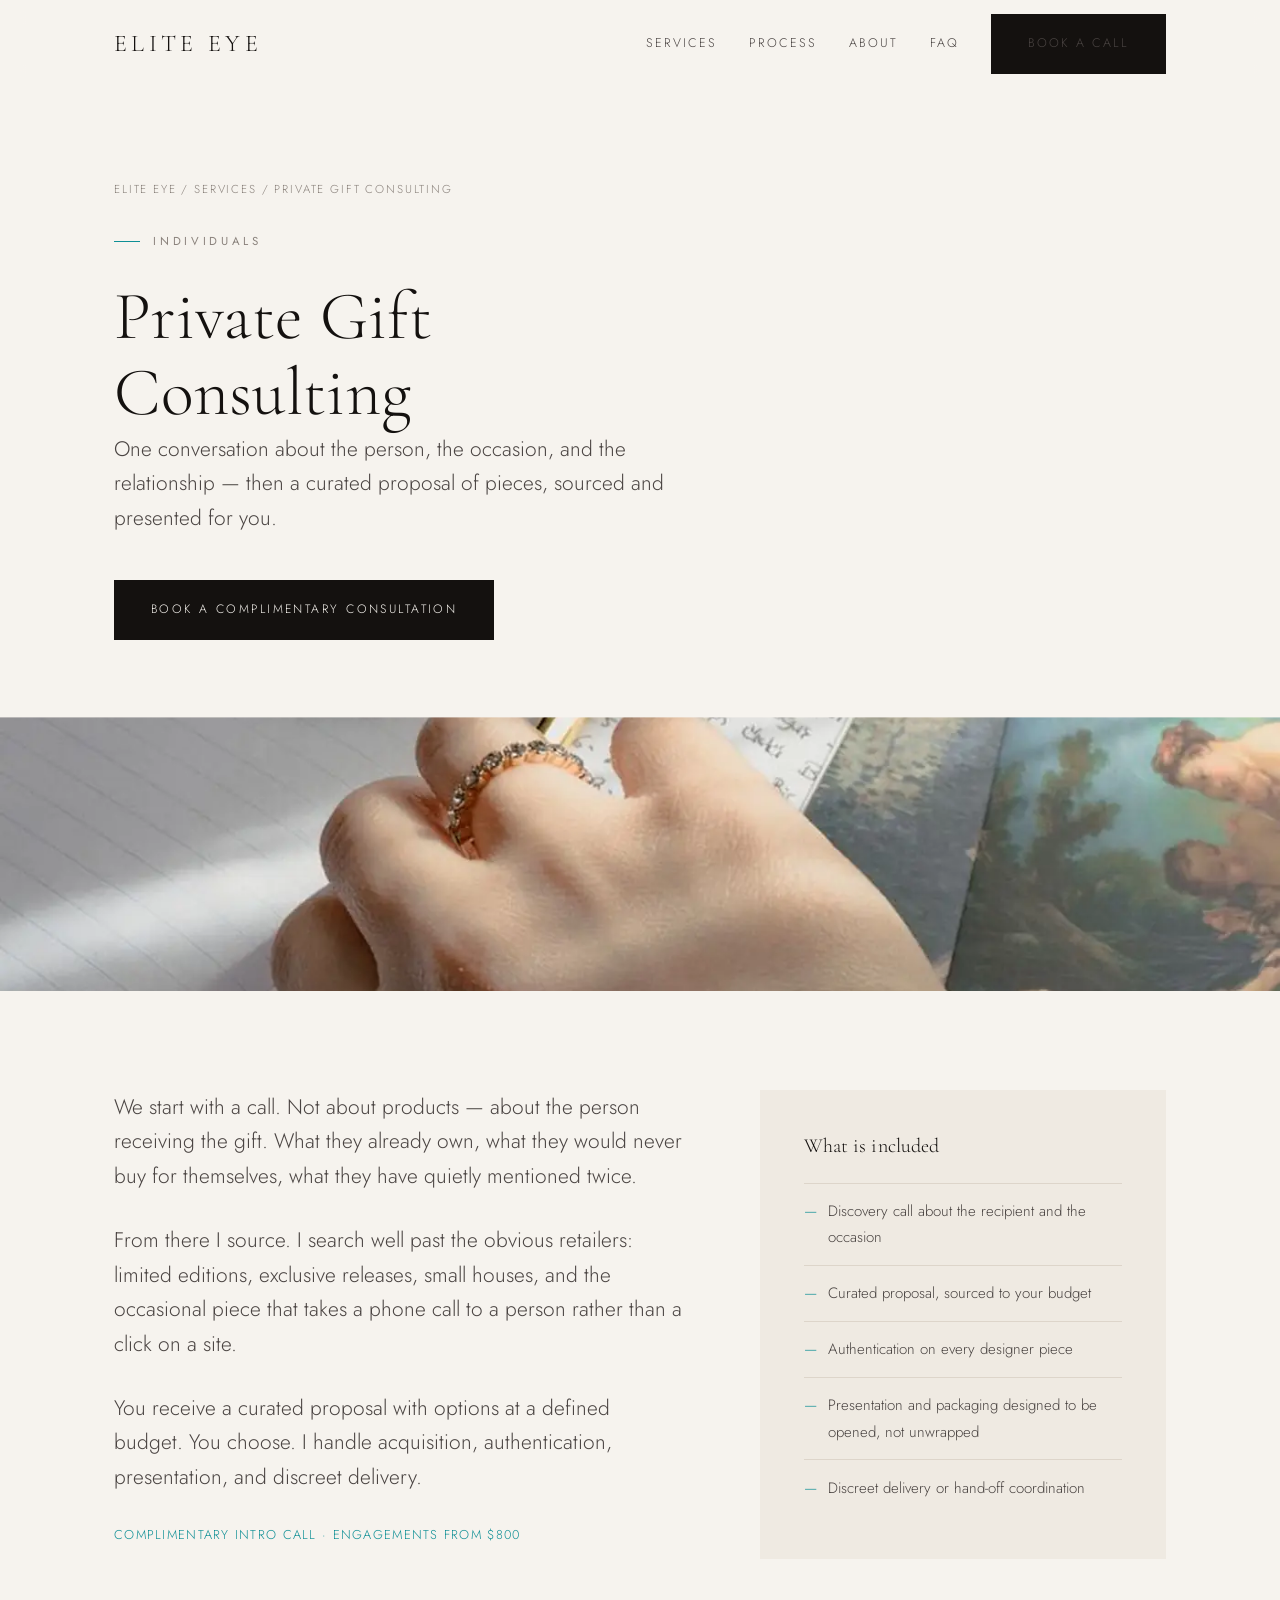
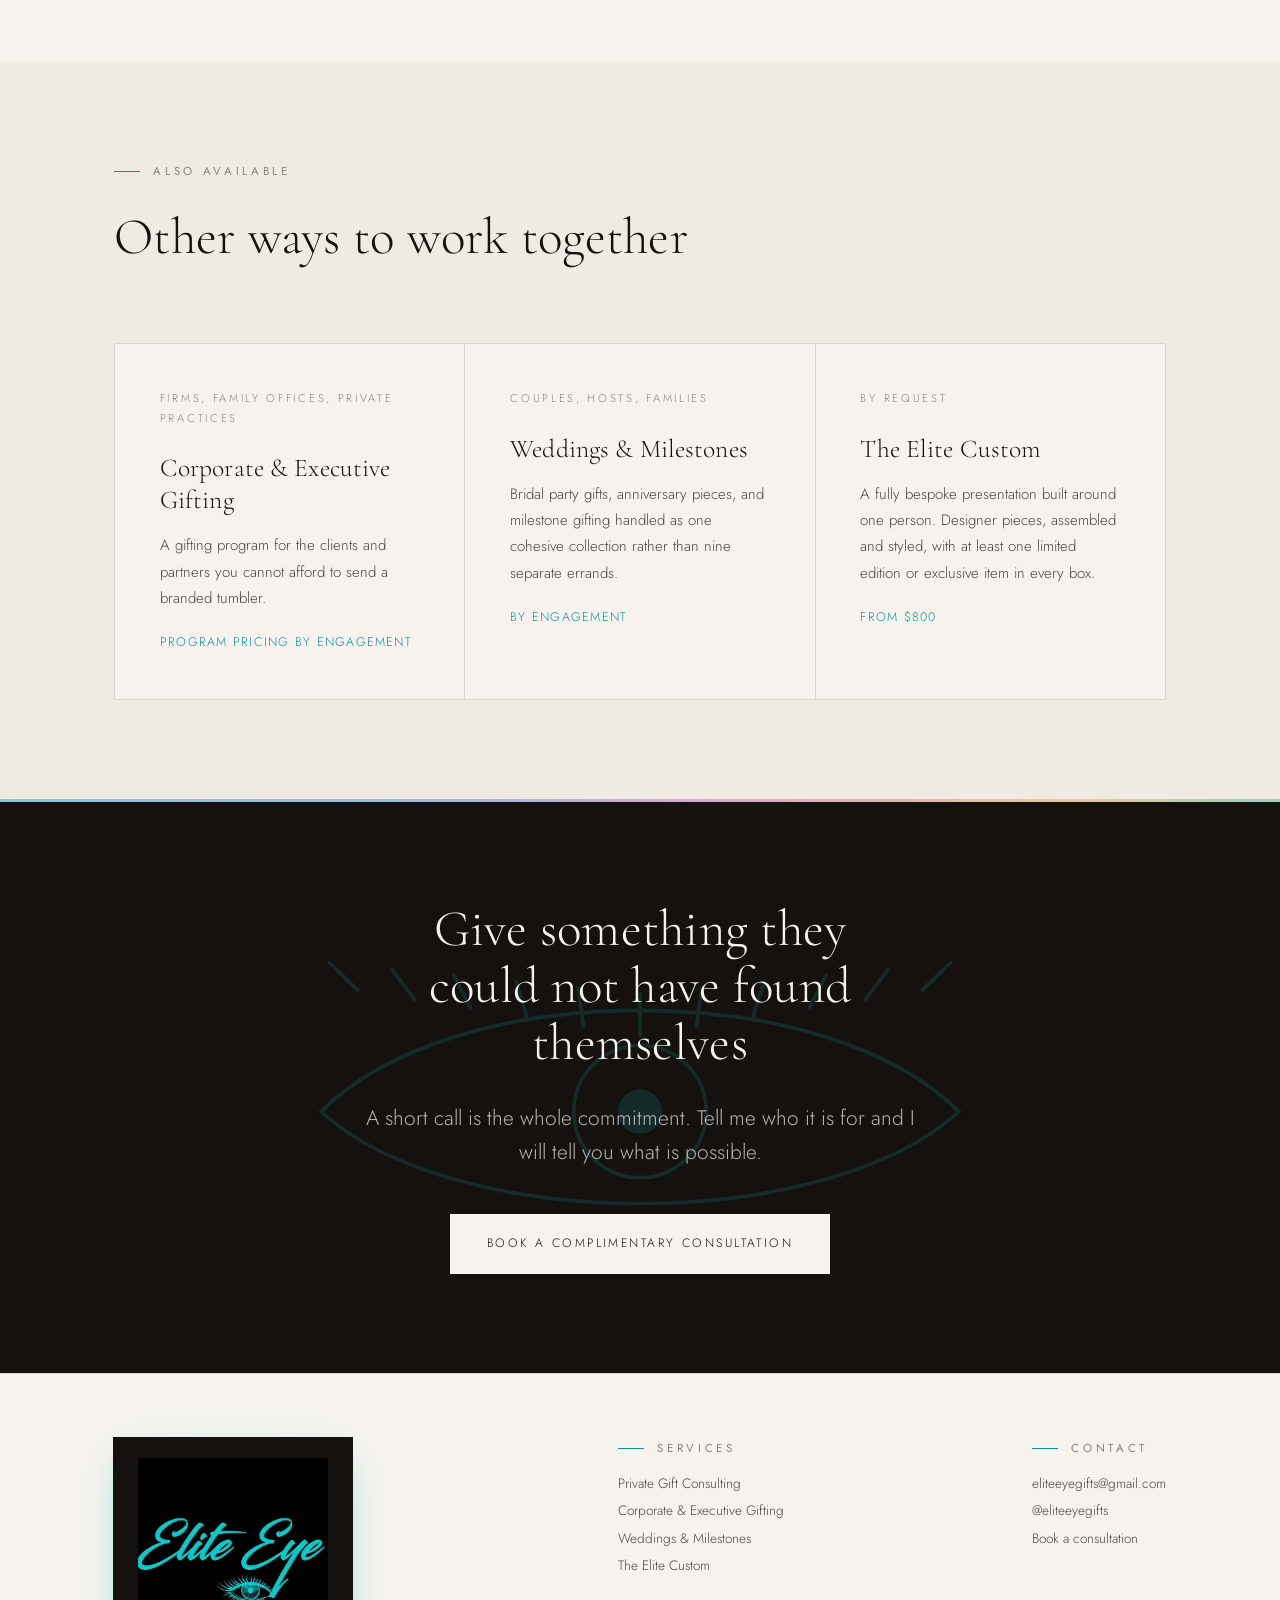
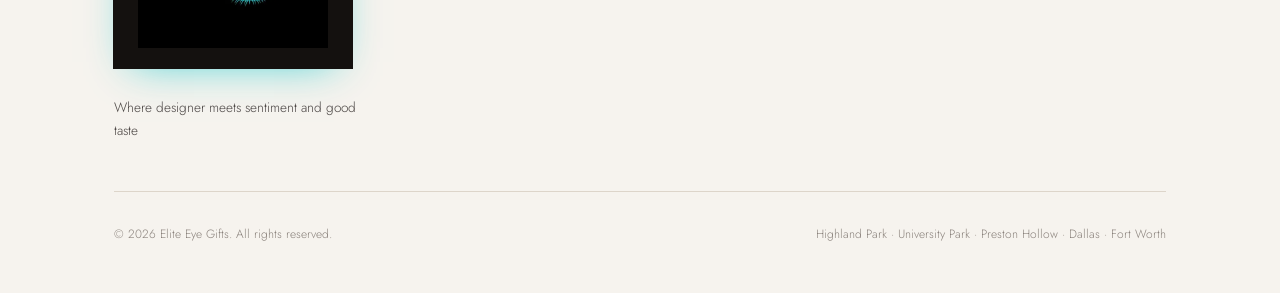
<file: services/private-gift-consulting.html>
<!DOCTYPE html>
<html lang="en">
<head>
<meta charset="utf-8">
<meta name="viewport" content="width=device-width, initial-scale=1">
<title>Private Gift Consulting — Elite Eye</title>
<meta name="description" content="One conversation about the person, the occasion, and the relationship — then a curated proposal of pieces, sourced and presented for you.">

<link rel="canonical" href="https://eliteeyegifts.samcbarth.com/services/private-gift-consulting.html">
<meta property="og:type" content="website">
<meta property="og:site_name" content="Elite Eye">
<meta property="og:title" content="Private Gift Consulting — Elite Eye">
<meta property="og:description" content="One conversation about the person, the occasion, and the relationship — then a curated proposal of pieces, sourced and presented for you.">
<meta property="og:url" content="https://eliteeyegifts.samcbarth.com/services/private-gift-consulting.html">
<meta property="og:image" content="https://eliteeyegifts.samcbarth.com/photos/hero.jpg">
<meta property="og:image:width" content="1800">
<meta property="og:image:height" content="1013">
<meta property="og:image:alt" content="Iridescent Gucci boxes and gift bag from an Elite Eye presentation">
<meta property="og:locale" content="en_US">
<meta name="twitter:card" content="summary_large_image">
<meta name="twitter:image" content="https://eliteeyegifts.samcbarth.com/photos/hero.jpg">
<link rel="preconnect" href="https://fonts.googleapis.com"><link rel="preconnect" href="https://fonts.gstatic.com" crossorigin><link rel="stylesheet" href="https://fonts.googleapis.com/css2?family=Cormorant+Garamond:wght@300;400&family=Jost:wght@300;400&display=swap">
<link rel="stylesheet" href="../styles.css?v=b8a56afb">
<script type="application/ld+json">{
  "@context": "https://schema.org",
  "@type": "Service",
  "name": "Private Gift Consulting",
  "serviceType": "Private Gift Consulting",
  "description": "One conversation about the person, the occasion, and the relationship \u2014 then a curated proposal of pieces, sourced and presented for you.",
  "url": "https://eliteeyegifts.samcbarth.com/services/private-gift-consulting.html",
  "provider": {
    "@type": "ProfessionalService",
    "name": "Elite Eye",
    "url": "https://eliteeyegifts.samcbarth.com/"
  },
  "areaServed": [
    {
      "@type": "Place",
      "name": "Highland Park"
    },
    {
      "@type": "Place",
      "name": "University Park"
    },
    {
      "@type": "Place",
      "name": "Preston Hollow"
    },
    {
      "@type": "Place",
      "name": "Dallas"
    },
    {
      "@type": "Place",
      "name": "Fort Worth"
    }
  ],
  "audience": {
    "@type": "Audience",
    "audienceType": "Individuals"
  }
}</script>
<script type="application/ld+json">{
  "@context": "https://schema.org",
  "@type": "BreadcrumbList",
  "itemListElement": [
    {
      "@type": "ListItem",
      "position": 1,
      "name": "Elite Eye",
      "item": "https://eliteeyegifts.samcbarth.com/"
    },
    {
      "@type": "ListItem",
      "position": 2,
      "name": "Services",
      "item": "https://eliteeyegifts.samcbarth.com/services/"
    },
    {
      "@type": "ListItem",
      "position": 3,
      "name": "Private Gift Consulting"
    }
  ]
}</script>
</head>
<body>
<header class="site-header">
  <div class="wrap">
    <a class="wordmark" href="../index.html">Elite Eye</a>
    <button class="nav-toggle" aria-expanded="false" aria-controls="nav">Menu</button>
    <nav class="nav" id="nav">
      <a href="../index.html#services">Services</a>
      <a href="../index.html#process">Process</a>
      <a href="../index.html#about">About</a>
      <a href="../index.html#faq">FAQ</a>
      <a class="btn" href="https://meetings.hubspot.com/sam-barth/elite-eye-consult">Book a call</a>
    </nav>
  </div>
</header>
<main>
<section class="detail-hero">
  <div class="wrap">
    <p class="breadcrumb"><a href="../index.html">Elite Eye</a> / <a href="index.html">Services</a> / Private Gift Consulting</p>
    <p class="eyebrow">Individuals</p>
    <h1>Private Gift Consulting</h1>
    <p class="lede" style="max-width:50ch">One conversation about the person, the occasion, and the relationship — then a curated proposal of pieces, sourced and presented for you.</p>
    <div class="btn-row">
      <a class="btn" href="https://meetings.hubspot.com/sam-barth/elite-eye-consult">Book a complimentary consultation</a>
    </div>
  </div>
</section>

<figure class="detail-figure"><picture><source srcset="../photos/service-private-gift-consulting.webp" type="image/webp"><img src="../photos/service-private-gift-consulting.jpg" alt="A jewelled hand writing a list beside gold jewellery and postcards" width="1400" height="788" decoding="async" data-parallax="46"></picture></figure>

<section>
  <div class="wrap">
    <div class="detail-body">
      <div class="lede">
        <p>We start with a call. Not about products — about the person receiving the gift. What they already own, what they would never buy for themselves, what they have quietly mentioned twice.</p>
<p>From there I source. I search well past the obvious retailers: limited editions, exclusive releases, small houses, and the occasional piece that takes a phone call to a person rather than a click on a site.</p>
<p>You receive a curated proposal with options at a defined budget. You choose. I handle acquisition, authentication, presentation, and discreet delivery.</p>
        <p class="price-note" style="color:var(--accent);letter-spacing:.1em;text-transform:uppercase;font-size:.8rem">Complimentary intro call · engagements from $800</p>
      </div>
      <aside class="includes">
        <h3>What is included</h3>
        <ul>
        <li>Discovery call about the recipient and the occasion</li>
        <li>Curated proposal, sourced to your budget</li>
        <li>Authentication on every designer piece</li>
        <li>Presentation and packaging designed to be opened, not unwrapped</li>
        <li>Discreet delivery or hand-off coordination</li>
        </ul>
      </aside>
    </div>
  </div>
</section>

<section class="process">
  <div class="wrap">
    <div class="section-head narrow">
      <p class="eyebrow">Also available</p>
      <h2>Other ways to work together</h2>
    </div>
    <div class="services-grid stagger">
      <a class="service-card" href="corporate-executive-gifting.html"><span class="audience">Firms, family offices, private practices</span><h3>Corporate &amp; Executive Gifting</h3><p>A gifting program for the clients and partners you cannot afford to send a branded tumbler.</p><p class="price-note">Program pricing by engagement</p></a>
      <a class="service-card" href="weddings-and-milestones.html"><span class="audience">Couples, hosts, families</span><h3>Weddings &amp; Milestones</h3><p>Bridal party gifts, anniversary pieces, and milestone gifting handled as one cohesive collection rather than nine separate errands.</p><p class="price-note">By engagement</p></a>
      <a class="service-card" href="custom-luxury-gift-boxes.html"><span class="audience">By request</span><h3>The Elite Custom</h3><p>A fully bespoke presentation built around one person. Designer pieces, assembled and styled, with at least one limited edition or exclusive item in every box.</p><p class="price-note">From $800</p></a>
    </div>
  </div>
</section>

<section class="closing">
  <svg class="eye-mark" viewBox="0 0 600 260" fill="none" aria-hidden="true" focusable="false" xmlns="http://www.w3.org/2000/svg"><path d="M40 150 C150 40 450 40 560 150 C450 250 150 250 40 150 Z" stroke="currentColor" stroke-width="3"/><circle cx="300" cy="150" r="54" stroke="currentColor" stroke-width="3"/><circle cx="300" cy="150" r="18" fill="currentColor"/><path d="M70 51.199999999999996 l-23.0 -22.5" stroke="currentColor" stroke-width="3" stroke-linecap="round"/><path d="M116 58.56 l-18.4 -24.8" stroke="currentColor" stroke-width="3" stroke-linecap="round"/><path d="M162 65.92 l-13.8 -27.1" stroke="currentColor" stroke-width="3" stroke-linecap="round"/><path d="M208 73.28 l-9.2 -29.4" stroke="currentColor" stroke-width="3" stroke-linecap="round"/><path d="M254 80.64 l-4.6 -31.7" stroke="currentColor" stroke-width="3" stroke-linecap="round"/><path d="M300 88.0 l0.0 -34.0" stroke="currentColor" stroke-width="3" stroke-linecap="round"/><path d="M346 80.64 l4.6 -31.7" stroke="currentColor" stroke-width="3" stroke-linecap="round"/><path d="M392 73.28 l9.2 -29.4" stroke="currentColor" stroke-width="3" stroke-linecap="round"/><path d="M438 65.92 l13.8 -27.1" stroke="currentColor" stroke-width="3" stroke-linecap="round"/><path d="M484 58.56 l18.4 -24.8" stroke="currentColor" stroke-width="3" stroke-linecap="round"/><path d="M530 51.199999999999996 l23.0 -22.5" stroke="currentColor" stroke-width="3" stroke-linecap="round"/></svg>
  <div class="wrap">
    <h2>Give something they could not have found themselves</h2>
    <p class="lede">A short call is the whole commitment. Tell me who it is for and I will tell you what is possible.</p>
    <div class="btn-row">
      <a class="btn" href="https://meetings.hubspot.com/sam-barth/elite-eye-consult">Book a complimentary consultation</a>
    </div>
  </div>
</section>
</main>
<footer class="site-footer">
  <div class="wrap">
    <div class="footer-grid">
      <div>
        <span class="footer-logo"><picture><source srcset="../photos/logo.webp" type="image/webp"><img src="../photos/logo.jpg" alt="Elite Eye logo" width="560" height="560" loading="lazy" decoding="async"></picture></span>
        <p style="margin:0;max-width:32ch">Where designer meets sentiment and good taste</p>
      </div>
      <div>
        <p class="eyebrow" style="margin-bottom:.75rem">Services</p>
        <ul style="list-style:none;margin:0;padding:0;line-height:2">
      <li><a href="../services/private-gift-consulting.html">Private Gift Consulting</a></li>
      <li><a href="../services/corporate-executive-gifting.html">Corporate &amp; Executive Gifting</a></li>
      <li><a href="../services/weddings-and-milestones.html">Weddings &amp; Milestones</a></li>
      <li><a href="../services/custom-luxury-gift-boxes.html">The Elite Custom</a></li>
        </ul>
      </div>
      <div>
        <p class="eyebrow" style="margin-bottom:.75rem">Contact</p>
        <p style="margin:0;line-height:2">
          <a href="mailto:eliteeyegifts@gmail.com">eliteeyegifts@gmail.com</a><br>
          <a href="https://instagram.com/eliteeyegifts" rel="noopener">@eliteeyegifts</a><br>
          <a href="https://meetings.hubspot.com/sam-barth/elite-eye-consult">Book a consultation</a>
        </p>
      </div>
    </div>
    <div class="footer-legal">
      <span>&copy; 2026 Elite Eye Gifts. All rights reserved.</span>
      <span>Highland Park &middot; University Park &middot; Preston Hollow &middot; Dallas &middot; Fort Worth</span>
    </div>
  </div>
</footer>
<script src="../script.js?v=0d454dde"></script>
</body>
</html>
</file>
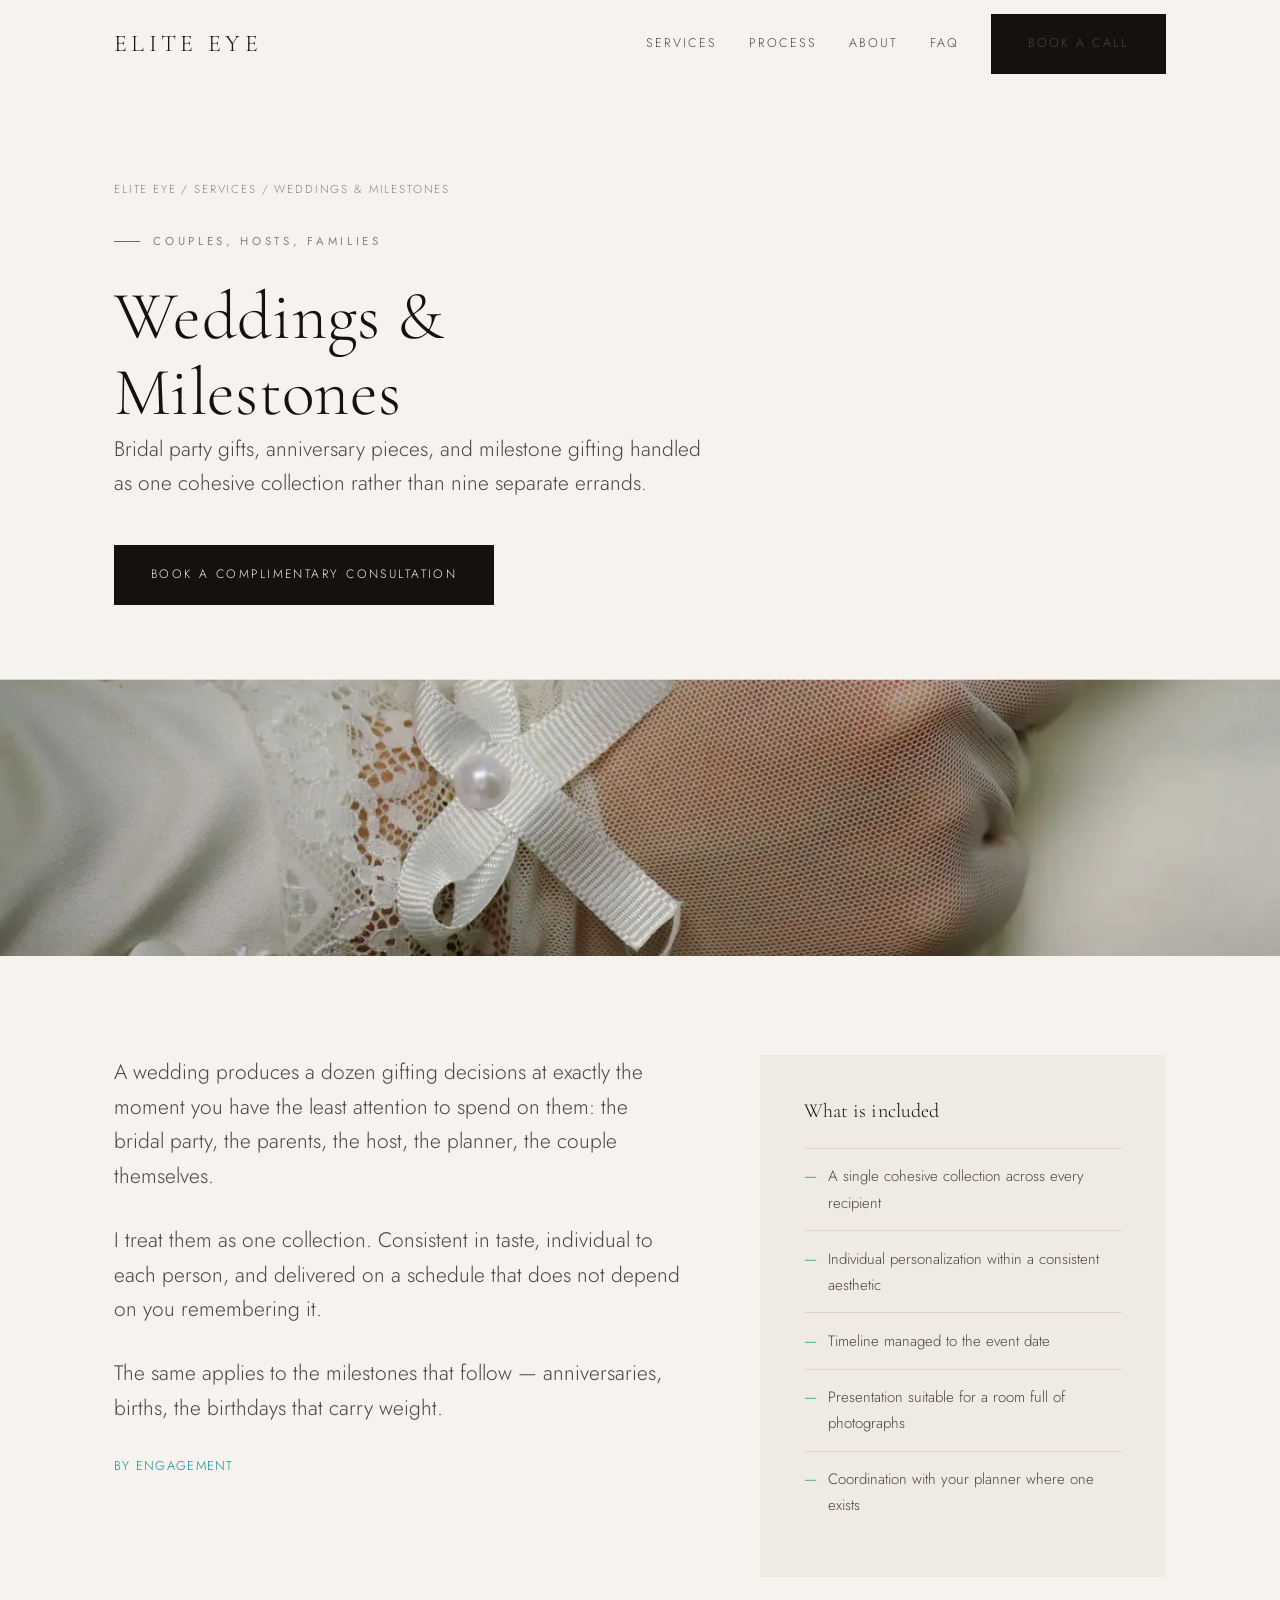
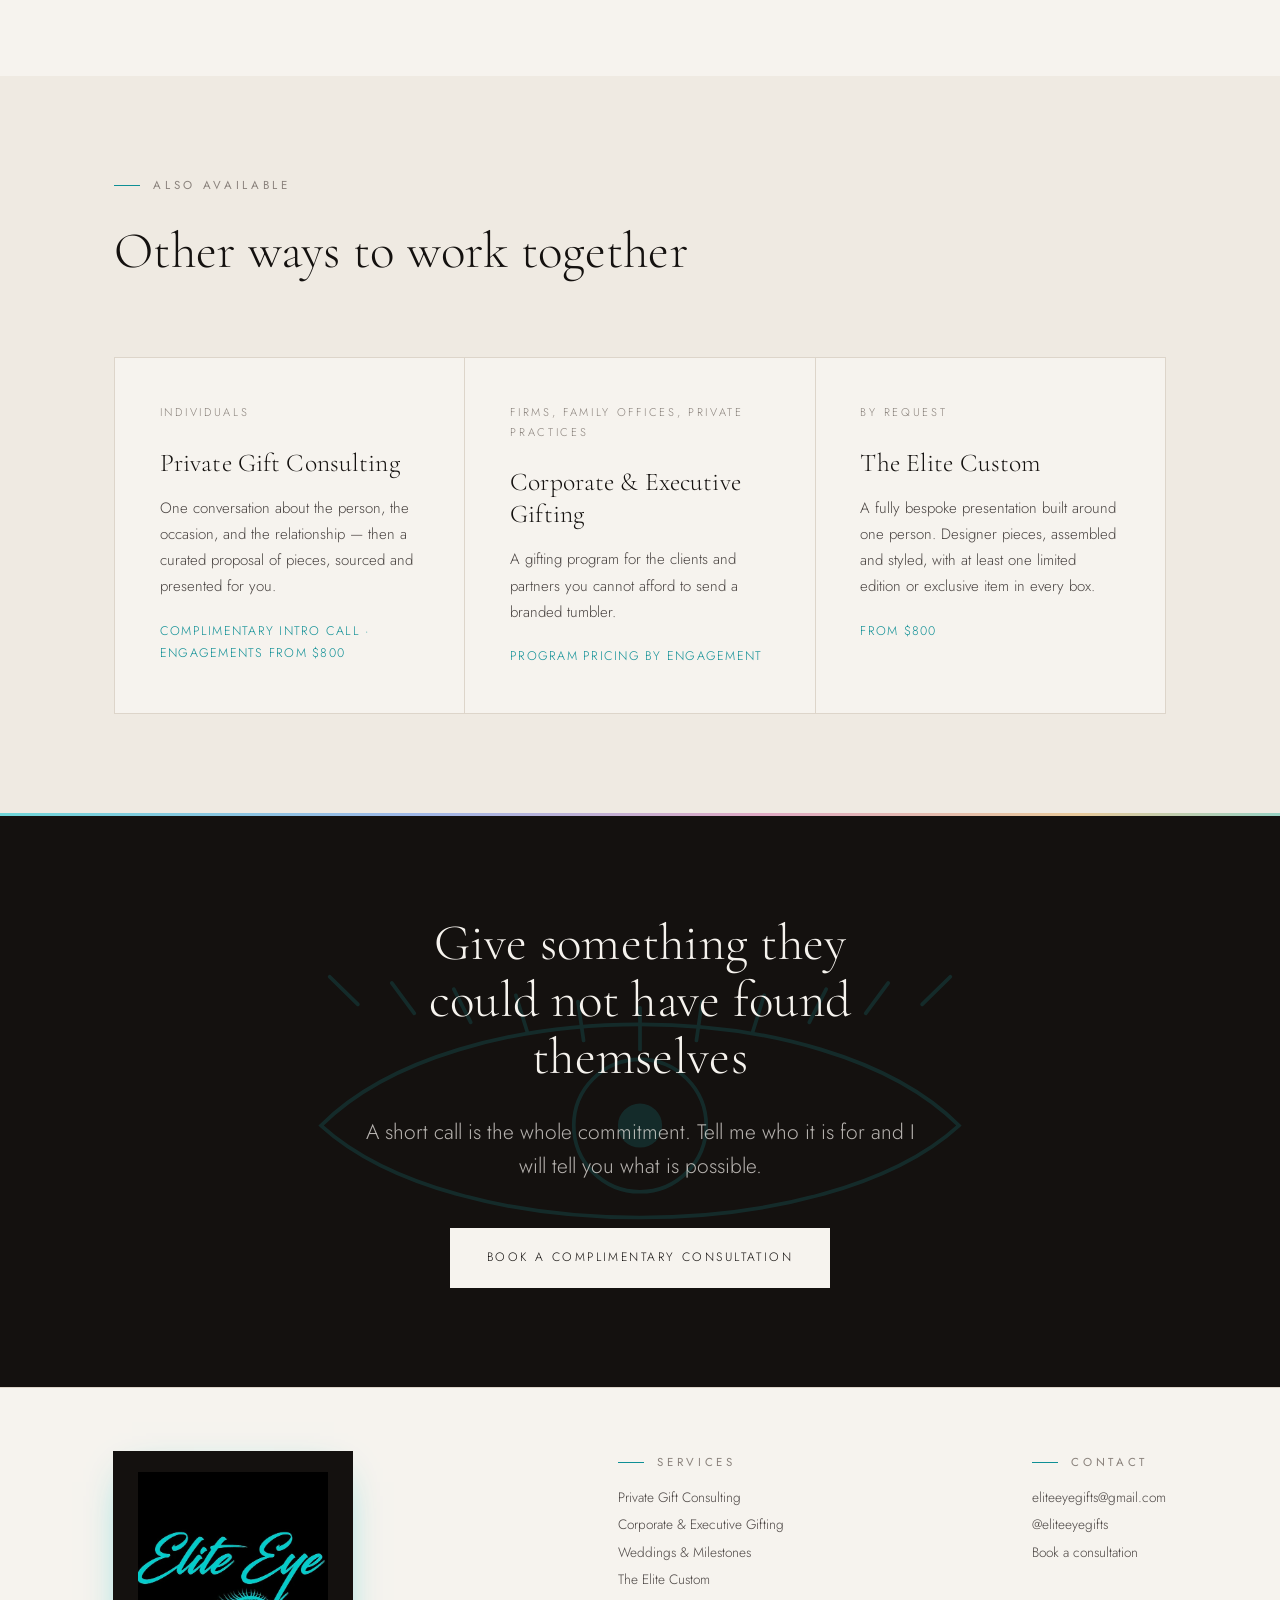
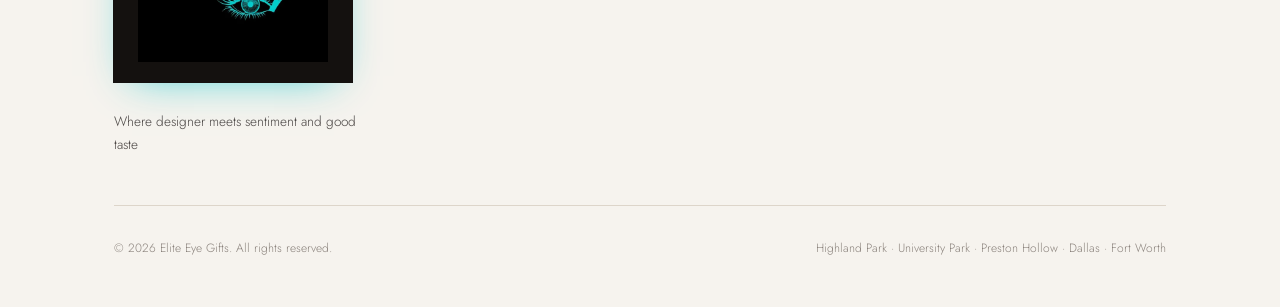
<file: services/weddings-and-milestones.html>
<!DOCTYPE html>
<html lang="en">
<head>
<meta charset="utf-8">
<meta name="viewport" content="width=device-width, initial-scale=1">
<title>Weddings &amp; Milestones — Elite Eye</title>
<meta name="description" content="Bridal party gifts, anniversary pieces, and milestone gifting handled as one cohesive collection rather than nine separate errands.">

<link rel="canonical" href="https://eliteeyegifts.samcbarth.com/services/weddings-and-milestones.html">
<meta property="og:type" content="website">
<meta property="og:site_name" content="Elite Eye">
<meta property="og:title" content="Weddings &amp; Milestones — Elite Eye">
<meta property="og:description" content="Bridal party gifts, anniversary pieces, and milestone gifting handled as one cohesive collection rather than nine separate errands.">
<meta property="og:url" content="https://eliteeyegifts.samcbarth.com/services/weddings-and-milestones.html">
<meta property="og:image" content="https://eliteeyegifts.samcbarth.com/photos/hero.jpg">
<meta property="og:image:width" content="1800">
<meta property="og:image:height" content="1013">
<meta property="og:image:alt" content="Iridescent Gucci boxes and gift bag from an Elite Eye presentation">
<meta property="og:locale" content="en_US">
<meta name="twitter:card" content="summary_large_image">
<meta name="twitter:image" content="https://eliteeyegifts.samcbarth.com/photos/hero.jpg">
<link rel="preconnect" href="https://fonts.googleapis.com"><link rel="preconnect" href="https://fonts.gstatic.com" crossorigin><link rel="stylesheet" href="https://fonts.googleapis.com/css2?family=Cormorant+Garamond:wght@300;400&family=Jost:wght@300;400&display=swap">
<link rel="stylesheet" href="../styles.css?v=b8a56afb">
<script type="application/ld+json">{
  "@context": "https://schema.org",
  "@type": "Service",
  "name": "Weddings & Milestones",
  "serviceType": "Weddings & Milestones",
  "description": "Bridal party gifts, anniversary pieces, and milestone gifting handled as one cohesive collection rather than nine separate errands.",
  "url": "https://eliteeyegifts.samcbarth.com/services/weddings-and-milestones.html",
  "provider": {
    "@type": "ProfessionalService",
    "name": "Elite Eye",
    "url": "https://eliteeyegifts.samcbarth.com/"
  },
  "areaServed": [
    {
      "@type": "Place",
      "name": "Highland Park"
    },
    {
      "@type": "Place",
      "name": "University Park"
    },
    {
      "@type": "Place",
      "name": "Preston Hollow"
    },
    {
      "@type": "Place",
      "name": "Dallas"
    },
    {
      "@type": "Place",
      "name": "Fort Worth"
    }
  ],
  "audience": {
    "@type": "Audience",
    "audienceType": "Couples, hosts, families"
  }
}</script>
<script type="application/ld+json">{
  "@context": "https://schema.org",
  "@type": "BreadcrumbList",
  "itemListElement": [
    {
      "@type": "ListItem",
      "position": 1,
      "name": "Elite Eye",
      "item": "https://eliteeyegifts.samcbarth.com/"
    },
    {
      "@type": "ListItem",
      "position": 2,
      "name": "Services",
      "item": "https://eliteeyegifts.samcbarth.com/services/"
    },
    {
      "@type": "ListItem",
      "position": 3,
      "name": "Weddings & Milestones"
    }
  ]
}</script>
</head>
<body>
<header class="site-header">
  <div class="wrap">
    <a class="wordmark" href="../index.html">Elite Eye</a>
    <button class="nav-toggle" aria-expanded="false" aria-controls="nav">Menu</button>
    <nav class="nav" id="nav">
      <a href="../index.html#services">Services</a>
      <a href="../index.html#process">Process</a>
      <a href="../index.html#about">About</a>
      <a href="../index.html#faq">FAQ</a>
      <a class="btn" href="https://meetings.hubspot.com/sam-barth/elite-eye-consult">Book a call</a>
    </nav>
  </div>
</header>
<main>
<section class="detail-hero">
  <div class="wrap">
    <p class="breadcrumb"><a href="../index.html">Elite Eye</a> / <a href="index.html">Services</a> / Weddings &amp; Milestones</p>
    <p class="eyebrow">Couples, hosts, families</p>
    <h1>Weddings &amp; Milestones</h1>
    <p class="lede" style="max-width:50ch">Bridal party gifts, anniversary pieces, and milestone gifting handled as one cohesive collection rather than nine separate errands.</p>
    <div class="btn-row">
      <a class="btn" href="https://meetings.hubspot.com/sam-barth/elite-eye-consult">Book a complimentary consultation</a>
    </div>
  </div>
</section>

<figure class="detail-figure"><picture><source srcset="../photos/service-weddings-and-milestones.webp" type="image/webp"><img src="../photos/service-weddings-and-milestones.jpg" alt="A bride&#x27;s lace-gloved hand holding ribbons and a pearl bow" width="1400" height="788" decoding="async" data-parallax="46"></picture></figure>

<section>
  <div class="wrap">
    <div class="detail-body">
      <div class="lede">
        <p>A wedding produces a dozen gifting decisions at exactly the moment you have the least attention to spend on them: the bridal party, the parents, the host, the planner, the couple themselves.</p>
<p>I treat them as one collection. Consistent in taste, individual to each person, and delivered on a schedule that does not depend on you remembering it.</p>
<p>The same applies to the milestones that follow — anniversaries, births, the birthdays that carry weight.</p>
        <p class="price-note" style="color:var(--accent);letter-spacing:.1em;text-transform:uppercase;font-size:.8rem">By engagement</p>
      </div>
      <aside class="includes">
        <h3>What is included</h3>
        <ul>
        <li>A single cohesive collection across every recipient</li>
        <li>Individual personalization within a consistent aesthetic</li>
        <li>Timeline managed to the event date</li>
        <li>Presentation suitable for a room full of photographs</li>
        <li>Coordination with your planner where one exists</li>
        </ul>
      </aside>
    </div>
  </div>
</section>

<section class="process">
  <div class="wrap">
    <div class="section-head narrow">
      <p class="eyebrow">Also available</p>
      <h2>Other ways to work together</h2>
    </div>
    <div class="services-grid stagger">
      <a class="service-card" href="private-gift-consulting.html"><span class="audience">Individuals</span><h3>Private Gift Consulting</h3><p>One conversation about the person, the occasion, and the relationship — then a curated proposal of pieces, sourced and presented for you.</p><p class="price-note">Complimentary intro call · engagements from $800</p></a>
      <a class="service-card" href="corporate-executive-gifting.html"><span class="audience">Firms, family offices, private practices</span><h3>Corporate &amp; Executive Gifting</h3><p>A gifting program for the clients and partners you cannot afford to send a branded tumbler.</p><p class="price-note">Program pricing by engagement</p></a>
      <a class="service-card" href="custom-luxury-gift-boxes.html"><span class="audience">By request</span><h3>The Elite Custom</h3><p>A fully bespoke presentation built around one person. Designer pieces, assembled and styled, with at least one limited edition or exclusive item in every box.</p><p class="price-note">From $800</p></a>
    </div>
  </div>
</section>

<section class="closing">
  <svg class="eye-mark" viewBox="0 0 600 260" fill="none" aria-hidden="true" focusable="false" xmlns="http://www.w3.org/2000/svg"><path d="M40 150 C150 40 450 40 560 150 C450 250 150 250 40 150 Z" stroke="currentColor" stroke-width="3"/><circle cx="300" cy="150" r="54" stroke="currentColor" stroke-width="3"/><circle cx="300" cy="150" r="18" fill="currentColor"/><path d="M70 51.199999999999996 l-23.0 -22.5" stroke="currentColor" stroke-width="3" stroke-linecap="round"/><path d="M116 58.56 l-18.4 -24.8" stroke="currentColor" stroke-width="3" stroke-linecap="round"/><path d="M162 65.92 l-13.8 -27.1" stroke="currentColor" stroke-width="3" stroke-linecap="round"/><path d="M208 73.28 l-9.2 -29.4" stroke="currentColor" stroke-width="3" stroke-linecap="round"/><path d="M254 80.64 l-4.6 -31.7" stroke="currentColor" stroke-width="3" stroke-linecap="round"/><path d="M300 88.0 l0.0 -34.0" stroke="currentColor" stroke-width="3" stroke-linecap="round"/><path d="M346 80.64 l4.6 -31.7" stroke="currentColor" stroke-width="3" stroke-linecap="round"/><path d="M392 73.28 l9.2 -29.4" stroke="currentColor" stroke-width="3" stroke-linecap="round"/><path d="M438 65.92 l13.8 -27.1" stroke="currentColor" stroke-width="3" stroke-linecap="round"/><path d="M484 58.56 l18.4 -24.8" stroke="currentColor" stroke-width="3" stroke-linecap="round"/><path d="M530 51.199999999999996 l23.0 -22.5" stroke="currentColor" stroke-width="3" stroke-linecap="round"/></svg>
  <div class="wrap">
    <h2>Give something they could not have found themselves</h2>
    <p class="lede">A short call is the whole commitment. Tell me who it is for and I will tell you what is possible.</p>
    <div class="btn-row">
      <a class="btn" href="https://meetings.hubspot.com/sam-barth/elite-eye-consult">Book a complimentary consultation</a>
    </div>
  </div>
</section>
</main>
<footer class="site-footer">
  <div class="wrap">
    <div class="footer-grid">
      <div>
        <span class="footer-logo"><picture><source srcset="../photos/logo.webp" type="image/webp"><img src="../photos/logo.jpg" alt="Elite Eye logo" width="560" height="560" loading="lazy" decoding="async"></picture></span>
        <p style="margin:0;max-width:32ch">Where designer meets sentiment and good taste</p>
      </div>
      <div>
        <p class="eyebrow" style="margin-bottom:.75rem">Services</p>
        <ul style="list-style:none;margin:0;padding:0;line-height:2">
      <li><a href="../services/private-gift-consulting.html">Private Gift Consulting</a></li>
      <li><a href="../services/corporate-executive-gifting.html">Corporate &amp; Executive Gifting</a></li>
      <li><a href="../services/weddings-and-milestones.html">Weddings &amp; Milestones</a></li>
      <li><a href="../services/custom-luxury-gift-boxes.html">The Elite Custom</a></li>
        </ul>
      </div>
      <div>
        <p class="eyebrow" style="margin-bottom:.75rem">Contact</p>
        <p style="margin:0;line-height:2">
          <a href="mailto:eliteeyegifts@gmail.com">eliteeyegifts@gmail.com</a><br>
          <a href="https://instagram.com/eliteeyegifts" rel="noopener">@eliteeyegifts</a><br>
          <a href="https://meetings.hubspot.com/sam-barth/elite-eye-consult">Book a consultation</a>
        </p>
      </div>
    </div>
    <div class="footer-legal">
      <span>&copy; 2026 Elite Eye Gifts. All rights reserved.</span>
      <span>Highland Park &middot; University Park &middot; Preston Hollow &middot; Dallas &middot; Fort Worth</span>
    </div>
  </div>
</footer>
<script src="../script.js?v=0d454dde"></script>
</body>
</html>
</file>
<file: styles.css>
/* Elite Eye — quiet luxury.
   Cream ground, near-black type, one serif doing the heavy lifting,
   and more whitespace than feels comfortable. That discomfort is the point. */

:root {
  --cream: #f6f3ee;
  --cream-deep: #efeae2;
  --ink: #14110f;
  --ink-soft: #4a4442;
  --ink-faint: #8a827c;
  --rule: #ddd5ca;
  /* Her existing logo is turquoise script on black. --brand is that colour as-is,
     for the mark itself; --accent is a darkened version that stays legible as
     small text on cream. */
  --brand: #17c8ce;
  --accent: #0e8f95;
  --brand-wash: #e8f7f7;
  /* Her boxes are iridescent, so the site borrows that as a gradient rather
     than as a colour: pale enough to read as light on paper, not as neon. */
  --iris: linear-gradient(100deg, #cfe9e6 0%, #dfe0f0 28%, #f0dfe6 52%, #f5e6cf 74%, #cfe9e6 100%);
  --iris-strong: linear-gradient(100deg, #6fd6d8 0%, #9fb8e8 30%, #e0a9c4 55%, #e8c99a 78%, #6fd6d8 100%);
  --max: 1180px;
  --gutter: clamp(1.5rem, 5vw, 5rem);
  --serif: "Cormorant Garamond", "Didot", "Bodoni MT", "Times New Roman", serif;
  --sans: "Jost", "Futura", "Avenir Next", "Helvetica Neue", Arial, sans-serif;
}

*, *::before, *::after { box-sizing: border-box; }

html { scroll-behavior: smooth; }

body {
  margin: 0;
  background: var(--cream);
  color: var(--ink);
  font-family: var(--sans);
  font-size: 1.0625rem;
  line-height: 1.75;
  font-weight: 300;
  -webkit-font-smoothing: antialiased;
}

img { max-width: 100%; display: block; }

a { color: inherit; }

.wrap {
  max-width: var(--max);
  margin: 0 auto;
  padding-inline: var(--gutter);
}

.narrow { max-width: 62ch; }

/* ---------- type ---------- */

h1, h2, h3 {
  font-family: var(--serif);
  font-weight: 300;
  letter-spacing: 0.005em;
  line-height: 1.12;
  margin: 0;
}

h1 { font-size: clamp(2.75rem, 6.5vw, 5.25rem); }
h2 { font-size: clamp(2rem, 4vw, 3.25rem); }
h3 { font-size: clamp(1.35rem, 2vw, 1.75rem); line-height: 1.25; }

p { margin: 0 0 1.4em; }

.eyebrow {
  font-family: var(--sans);
  font-size: 0.72rem;
  letter-spacing: 0.32em;
  text-transform: uppercase;
  color: var(--ink-faint);
  margin: 0 0 1.75rem;
  font-weight: 400;
}

.lede {
  font-size: clamp(1.125rem, 1.7vw, 1.3125rem);
  color: var(--ink-soft);
  line-height: 1.65;
}

/* ---------- header ---------- */

.site-header {
  position: sticky;
  top: 0;
  z-index: 50;
  background: color-mix(in srgb, var(--cream) 88%, transparent);
  backdrop-filter: blur(12px);
  border-bottom: 1px solid transparent;
  transition: border-color 0.3s ease;
}

.site-header.is-scrolled { border-bottom-color: var(--rule); }

.site-header .wrap {
  display: flex;
  align-items: center;
  justify-content: space-between;
  gap: 2rem;
  min-height: 5.5rem;
}

.wordmark {
  font-family: var(--serif);
  font-size: 1.5rem;
  letter-spacing: 0.18em;
  text-transform: uppercase;
  text-decoration: none;
  white-space: nowrap;
}

.nav {
  display: flex;
  align-items: center;
  gap: clamp(1.25rem, 2.5vw, 2.5rem);
}

.nav a {
  position: relative;
  font-size: 0.78rem;
  letter-spacing: 0.16em;
  text-transform: uppercase;
  text-decoration: none;
  color: var(--ink-soft);
  transition: color 0.25s ease;
}

.nav a:not(.btn)::after {
  content: "";
  position: absolute;
  left: 0;
  bottom: -0.35rem;
  width: 100%;
  height: 1px;
  background: var(--accent);
  transform: scaleX(0);
  transform-origin: right center;
  transition: transform 0.4s cubic-bezier(0.65, 0, 0.35, 1);
}

.nav a:hover { color: var(--ink); }

.nav a:not(.btn):hover::after,
.nav a:not(.btn):focus-visible::after {
  transform: scaleX(1);
  transform-origin: left center;
}

.wordmark { transition: letter-spacing 0.5s cubic-bezier(0.65, 0, 0.35, 1); }
.site-header .wordmark:hover { letter-spacing: 0.26em; }

.nav-toggle { display: none; }

/* ---------- buttons ---------- */

.btn {
  position: relative;
  display: inline-block;
  font-family: var(--sans);
  font-size: 0.76rem;
  letter-spacing: 0.2em;
  text-transform: uppercase;
  text-decoration: none;
  padding: 1.15rem 2.25rem;
  border: 1px solid var(--ink);
  background: transparent;
  color: var(--cream);
  cursor: pointer;
  overflow: hidden;
  isolation: isolate;
  transition: color 0.35s ease, letter-spacing 0.35s ease, border-color 0.35s ease;
}

/* The fill is a pseudo-element so it can wipe rather than crossfade. */
.btn::before {
  content: "";
  position: absolute;
  inset: 0;
  z-index: -1;
  background: var(--ink);
  transform: scaleX(1);
  transform-origin: left center;
  transition: transform 0.45s cubic-bezier(0.65, 0, 0.35, 1);
}

.btn:hover, .btn:focus-visible {
  color: var(--ink);
  letter-spacing: 0.26em;
}

.btn:hover::before, .btn:focus-visible::before {
  transform: scaleX(0);
  transform-origin: right center;
}

.btn--ghost {
  color: var(--ink);
  border-color: var(--rule);
}

.btn--ghost::before { background: var(--ink); transform: scaleX(0); transform-origin: right center; }

.btn--ghost:hover, .btn--ghost:focus-visible {
  color: var(--cream);
  border-color: var(--ink);
}

.btn--ghost:hover::before, .btn--ghost:focus-visible::before {
  transform: scaleX(1);
  transform-origin: left center;
}

.btn-row {
  display: flex;
  flex-wrap: wrap;
  gap: 1rem;
  margin-top: 2.75rem;
}

/* ---------- sections ---------- */

section { padding-block: clamp(5rem, 11vh, 9rem); }

.section-head { margin-bottom: clamp(3rem, 6vw, 5rem); }

.rule {
  border: 0;
  border-top: 1px solid var(--rule);
  margin: 0;
}

/* ---------- hero ---------- */

.hero { padding-block: clamp(5rem, 15vh, 11rem) clamp(4rem, 9vh, 7rem); }

.hero h1 { max-width: 15ch; margin-bottom: 2.25rem; }

.hero .lede { max-width: 52ch; }

.hero-figure { margin-top: clamp(3.5rem, 8vw, 6rem); }

.hero-figure img {
  width: 100%;
  aspect-ratio: 16 / 9;
  object-fit: cover;
  background: var(--cream-deep);
}

/* ---------- proof strip ---------- */

.proof {
  padding-block: 2.5rem;
  border-block: 1px solid var(--rule);
  text-align: center;
}

.proof p {
  margin: 0;
  font-size: 0.8rem;
  letter-spacing: 0.14em;
  text-transform: uppercase;
  color: var(--ink-faint);
}

/* ---------- services ---------- */

.services-grid {
  display: grid;
  grid-template-columns: repeat(auto-fit, minmax(19rem, 1fr));
  gap: 1px;
  background: var(--rule);
  border: 1px solid var(--rule);
}

.service-card {
  position: relative;
  background: var(--cream);
  padding: clamp(2rem, 3.5vw, 3rem);
  display: flex;
  flex-direction: column;
  text-decoration: none;
  overflow: hidden;
  isolation: isolate;
  transition: background 0.45s ease, transform 0.45s cubic-bezier(0.22, 1, 0.36, 1);
}

/* A hairline sweeps across the top edge on hover. */
.service-card::after {
  content: "";
  position: absolute;
  inset: 0 0 auto;
  height: 2px;
  background: var(--accent);
  transform: scaleX(0);
  transform-origin: left center;
  transition: transform 0.55s cubic-bezier(0.65, 0, 0.35, 1);
}

.service-card:hover,
.service-card:focus-visible {
  background: var(--cream-deep);
  transform: translateY(-6px);
}

.service-card:hover::after,
.service-card:focus-visible::after { transform: scaleX(1); }

.service-card .go {
  display: inline-flex;
  align-items: center;
  gap: 0.6rem;
  margin-top: 1.5rem;
  font-size: 0.72rem;
  letter-spacing: 0.22em;
  text-transform: uppercase;
  color: var(--accent);
  opacity: 0;
  transform: translateY(0.5rem);
  transition: opacity 0.4s ease, transform 0.4s ease;
}

.service-card:hover .go,
.service-card:focus-visible .go { opacity: 1; transform: none; }

.service-card .go span {
  display: inline-block;
  transition: transform 0.4s cubic-bezier(0.65, 0, 0.35, 1);
}

.service-card:hover .go span { transform: translateX(0.4rem); }

.service-card .audience {
  font-size: 0.7rem;
  letter-spacing: 0.24em;
  text-transform: uppercase;
  color: var(--ink-faint);
  margin-bottom: 1.5rem;
}

.service-card h3 { margin-bottom: 1rem; }

.service-card p {
  color: var(--ink-soft);
  font-size: 0.9375rem;
  flex: 1;
}

.service-card .price-note {
  font-size: 0.78rem;
  letter-spacing: 0.1em;
  text-transform: uppercase;
  color: var(--accent);
  margin: 0;
}

/* ---------- process ---------- */

.process { background: var(--cream-deep); }

.process-grid {
  display: grid;
  grid-template-columns: repeat(auto-fit, minmax(15rem, 1fr));
  gap: clamp(2.5rem, 4vw, 4rem);
}

.process-step { position: relative; transition: transform 0.5s cubic-bezier(0.22, 1, 0.36, 1); }

.process-step:hover { transform: translateY(-5px); }

.process-step .num {
  position: relative;
  font-family: var(--serif);
  font-size: 0.85rem;
  letter-spacing: 0.3em;
  text-transform: uppercase;
  color: var(--accent);
  display: block;
  padding-bottom: 1.25rem;
  margin-bottom: 1.5rem;
  border-bottom: 1px solid var(--rule);
}

/* The rule under each number fills in with the accent on hover. */
.process-step .num::after {
  content: "";
  position: absolute;
  left: 0;
  bottom: -1px;
  width: 100%;
  height: 1px;
  background: var(--accent);
  transform: scaleX(0);
  transform-origin: left center;
  transition: transform 0.6s cubic-bezier(0.65, 0, 0.35, 1);
}

.process-step:hover .num::after { transform: scaleX(1); }

.process-step h3 { margin-bottom: 0.85rem; }

.process-step p { color: var(--ink-soft); font-size: 0.9375rem; margin: 0; }

/* ---------- about ---------- */

.about-grid {
  display: grid;
  grid-template-columns: minmax(0, 5fr) minmax(0, 7fr);
  gap: clamp(2.5rem, 6vw, 6rem);
  align-items: start;
}

.about-portrait img {
  width: 100%;
  aspect-ratio: 4 / 5;
  object-fit: cover;
  background: var(--cream-deep);
}

.about-portrait figcaption {
  margin-top: 1.25rem;
  font-size: 0.75rem;
  letter-spacing: 0.18em;
  text-transform: uppercase;
  color: var(--ink-faint);
}

/* ---------- gallery ---------- */

.gallery-grid {
  display: grid;
  grid-template-columns: repeat(auto-fill, minmax(16rem, 1fr));
  gap: clamp(1rem, 2vw, 1.75rem);
}

.gallery-grid figure { margin: 0; }

.gallery-grid a {
  position: relative;
  display: block;
  text-decoration: none;
  overflow: hidden;
  background: var(--ink);
}

.gallery-grid a img {
  transition: transform 0.9s cubic-bezier(0.22, 1, 0.36, 1), opacity 0.6s ease;
}

.gallery-grid a:hover img,
.gallery-grid a:focus-visible img { transform: scale(1.06); opacity: 0.55; }

/* The caption lives over the image on hover, and stays in the flow below on
   touch devices where hover never fires. */
.gallery-grid .overlay {
  position: absolute;
  inset: auto 0 0;
  padding: 1.5rem 1.25rem 1.25rem;
  color: var(--cream);
  font-size: 0.8rem;
  letter-spacing: 0.12em;
  text-transform: uppercase;
  background: linear-gradient(to top, rgba(20, 17, 15, 0.85), transparent);
  transform: translateY(0.75rem);
  opacity: 0;
  transition: opacity 0.45s ease, transform 0.45s cubic-bezier(0.22, 1, 0.36, 1);
}

.gallery-grid a:hover .overlay,
.gallery-grid a:focus-visible .overlay { opacity: 1; transform: none; }

@media (hover: none) {
  .gallery-grid a:hover img { transform: none; opacity: 1; }
  .gallery-grid .overlay { display: none; }
}

.gallery-grid img {
  width: 100%;
  aspect-ratio: 1 / 1;
  object-fit: cover;
  background: var(--cream-deep);
}

.gallery-grid figcaption {
  margin-top: 0.85rem;
  font-size: 0.78rem;
  letter-spacing: 0.1em;
  color: var(--ink-faint);
}

.gallery-empty {
  border: 1px dashed var(--rule);
  padding: clamp(3rem, 8vw, 6rem);
  text-align: center;
  color: var(--ink-faint);
  font-size: 0.9rem;
}

/* ---------- faq ---------- */

.faq-list { border-top: 1px solid var(--rule); }

.faq-item { border-bottom: 1px solid var(--rule); }

.faq-item summary {
  cursor: pointer;
  list-style: none;
  padding: 1.75rem 3rem 1.75rem 0;
  position: relative;
  font-family: var(--serif);
  font-size: clamp(1.125rem, 1.6vw, 1.375rem);
  line-height: 1.35;
}

.faq-item summary::-webkit-details-marker { display: none; }

.faq-item summary::after {
  content: "+";
  position: absolute;
  right: 0;
  top: 50%;
  transform: translateY(-50%);
  font-size: 1.25rem;
  color: var(--ink-faint);
  transition: transform 0.25s ease;
}

.faq-item[open] summary::after { content: "\2212"; }

.faq-item summary:focus-visible { outline: 2px solid var(--accent); outline-offset: 4px; }

.faq-item summary:hover { color: var(--accent); }

/* details cannot transition height, so the answer is a grid row that goes
   from 0fr to 1fr. Works without measuring anything in JS. */
.faq-answer {
  display: grid;
  grid-template-rows: 0fr;
  padding-right: 3rem;
  color: var(--ink-soft);
  max-width: 68ch;
  transition: grid-template-rows 0.5s cubic-bezier(0.22, 1, 0.36, 1);
}

.faq-item[open] .faq-answer { grid-template-rows: 1fr; }

.faq-answer > div { overflow: hidden; }

.faq-answer p { margin: 0; padding-bottom: 1.75rem; }

.faq-item summary::after { transition: transform 0.4s cubic-bezier(0.65, 0, 0.35, 1), color 0.3s ease; }

.faq-item[open] summary::after { transform: translateY(-50%) rotate(180deg); }

/* ---------- closing cta ---------- */

.closing {
  background: var(--ink);
  color: var(--cream);
  text-align: center;
}

.closing h2 { max-width: 18ch; margin-inline: auto; margin-bottom: 1.75rem; }

.closing .lede { color: color-mix(in srgb, var(--cream) 72%, transparent); margin-inline: auto; max-width: 46ch; }

/* On the dark panel the wipe inverts: the fill is cream and the label is ink,
   otherwise the ink-coloured ::before paints over ink-coloured text and the
   button reads as an empty box. */
.closing .btn {
  background: transparent;
  color: var(--ink);
  border-color: var(--cream);
}

.closing .btn::before { background: var(--cream); }

.closing .btn:hover,
.closing .btn:focus-visible { color: var(--cream); }

.closing .btn-row { justify-content: center; }

/* ---------- footer ---------- */

.site-footer {
  border-top: 1px solid var(--rule);
  padding-block: 4rem 3rem;
  font-size: 0.85rem;
  color: var(--ink-soft);
}

.footer-grid {
  display: flex;
  flex-wrap: wrap;
  gap: 2rem 4rem;
  justify-content: space-between;
  align-items: flex-start;
}

/* The logo is turquoise on black, so it sits on its own black plate rather than
   floating on the cream. */
.footer-logo {
  background: var(--ink);
  padding: 1.25rem 1.5rem;
  display: inline-block;
  margin-bottom: 1.25rem;
}

.footer-logo img { width: 190px; height: auto; }

.site-footer a { text-decoration: none; }
.site-footer a:hover { text-decoration: underline; }

.footer-legal {
  margin-top: 3rem;
  padding-top: 2rem;
  border-top: 1px solid var(--rule);
  font-size: 0.75rem;
  color: var(--ink-faint);
  display: flex;
  flex-wrap: wrap;
  gap: 1rem 2rem;
  justify-content: space-between;
}

/* ---------- service detail page ---------- */

.detail-hero { padding-block: clamp(4rem, 10vh, 8rem) clamp(2.5rem, 5vh, 4rem); }

.detail-hero h1 { font-size: clamp(2.5rem, 5.5vw, 4.25rem); max-width: 18ch; }

.detail-body {
  display: grid;
  grid-template-columns: minmax(0, 7fr) minmax(0, 5fr);
  gap: clamp(2.5rem, 6vw, 6rem);
  align-items: start;
}

.includes {
  background: var(--cream-deep);
  padding: clamp(2rem, 3.5vw, 2.75rem);
}

.includes h3 { font-size: 1.25rem; margin-bottom: 1.5rem; }

.includes ul { list-style: none; margin: 0; padding: 0; }

.includes li {
  padding: 0.9rem 0 0.9rem 1.5rem;
  border-top: 1px solid var(--rule);
  font-size: 0.9375rem;
  color: var(--ink-soft);
  position: relative;
}

.includes li::before {
  content: "\2014";
  position: absolute;
  left: 0;
  color: var(--accent);
}

.breadcrumb {
  font-size: 0.72rem;
  letter-spacing: 0.16em;
  text-transform: uppercase;
  color: var(--ink-faint);
  margin-bottom: 2rem;
}

.breadcrumb a { text-decoration: none; }
.breadcrumb a:hover { text-decoration: underline; }

/* ---------- reveal ---------- */

.js-motion .reveal {
  opacity: 0;
  transform: translateY(2rem);
  transition: opacity 0.9s ease, transform 0.9s cubic-bezier(0.22, 1, 0.36, 1);
}

.js-motion .reveal.is-visible { opacity: 1; transform: none; }

/* Children of a staggered container come in one after another. --i is set in JS. */
.js-motion .stagger > * {
  opacity: 0;
  transform: translateY(1.75rem);
  transition: opacity 0.8s ease, transform 0.8s cubic-bezier(0.22, 1, 0.36, 1);
  transition-delay: calc(var(--i, 0) * 90ms);
}

.js-motion .stagger.is-visible > * { opacity: 1; transform: none; }

/* Hero words rise individually on load. */
.rise { display: inline-block; overflow: hidden; vertical-align: bottom; }

.js-motion .rise > span {
  display: inline-block;
  transform: translateY(105%);
  animation: rise-in 1s cubic-bezier(0.22, 1, 0.36, 1) forwards;
  animation-delay: calc(var(--w, 0) * 70ms + 120ms);
}

@keyframes rise-in { to { transform: none; } }

/* Full-bleed image band that drifts as the page scrolls. --shift is set in JS. */
.band {
  position: relative;
  height: clamp(20rem, 42vh, 30rem);
  overflow: hidden;
  background: var(--cream-deep);
}

.band img {
  position: absolute;
  inset: -12% 0 auto;
  width: 100%;
  height: 124%;
  object-fit: cover;
  transform: translate3d(0, var(--shift, 0px), 0);
  will-change: transform;
}

.band .band-line {
  position: absolute;
  inset: 0;
  display: grid;
  place-items: center;
  text-align: center;
  padding-inline: var(--gutter);
  font-family: var(--serif);
  font-size: clamp(1.5rem, 3.2vw, 2.75rem);
  line-height: 1.25;
  color: var(--ink);
  text-shadow: 0 1px 30px rgba(246, 243, 238, 0.9);
}

.hero-figure img { transform: translate3d(0, var(--shift, 0px), 0) scale(1.06); will-change: transform; }

/* Detail pages get the same treatment on their lead image. */
.detail-figure {
  margin: 0;
  overflow: hidden;
  height: clamp(16rem, 34vh, 26rem);
}

.detail-figure img {
  width: 100%;
  height: 112%;
  object-fit: cover;
  transform: translate3d(0, var(--shift, 0px), 0);
}

@media (prefers-reduced-motion: reduce) {
  html { scroll-behavior: auto; }

  .reveal,
  .stagger > * { opacity: 1; transform: none; transition: none; }

  .rise > span { transform: none; animation: none; }

  .band img,
  .hero-figure img,
  .detail-figure img { transform: none; }

  .btn::before,
  .service-card,
  .service-card::after,
  .process-step,
  .gallery-grid a img,
  .gallery-grid .overlay,
  .nav a::after,
  .faq-answer,
  .wordmark { transition: none; }

  .service-card:hover,
  .process-step:hover { transform: none; }
}

/* ---------- responsive ---------- */

@media (max-width: 860px) {
  .about-grid,
  .detail-body { grid-template-columns: 1fr; }

  .nav-toggle {
    display: block;
    background: none;
    border: 0;
    padding: 0.5rem;
    font-size: 0.76rem;
    letter-spacing: 0.2em;
    text-transform: uppercase;
    cursor: pointer;
    color: var(--ink);
  }

  .nav {
    display: none;
    position: absolute;
    inset: 100% 0 auto;
    flex-direction: column;
    align-items: flex-start;
    gap: 0;
    background: var(--cream);
    border-block: 1px solid var(--rule);
    padding: 1rem var(--gutter) 2rem;
  }

  .nav.is-open { display: flex; }

  .nav a { padding-block: 0.9rem; width: 100%; }

  .nav .btn { margin-top: 1rem; }
}

@media print {
  .site-header, .closing, .nav-toggle { display: none; }
  body { background: #fff; }
}

/* ---------- mood marquee ----------
   Licensed reference imagery, not client work. The track holds the list twice
   so the loop is seamless; the animation shifts it by exactly half its width.
   Hover pauses it, and reduced motion turns it into a normal scrollable row. */

.marquee {
  padding-block: clamp(3rem, 6vh, 5rem);
  border-block: 1px solid var(--rule);
  overflow: hidden;
}

.marquee-head {
  display: flex;
  flex-wrap: wrap;
  align-items: baseline;
  justify-content: space-between;
  gap: 0.75rem 2rem;
  margin-bottom: 2.25rem;
}

.marquee-head .eyebrow { margin: 0; }

.marquee-head .note {
  margin: 0;
  font-size: 0.72rem;
  letter-spacing: 0.14em;
  text-transform: uppercase;
  color: var(--ink-faint);
}

.marquee-viewport {
  overflow: hidden;
  -webkit-mask-image: linear-gradient(to right, transparent, #000 6%, #000 94%, transparent);
  mask-image: linear-gradient(to right, transparent, #000 6%, #000 94%, transparent);
}

.marquee-track {
  display: flex;
  gap: 1.25rem;
  width: max-content;
  animation: marquee 96s linear infinite;
}

.marquee:hover .marquee-track,
.marquee:focus-within .marquee-track { animation-play-state: paused; }

.marquee-track figure {
  margin: 0;
  flex: 0 0 auto;
  width: clamp(12rem, 20vw, 17rem);
}

.marquee-track img {
  width: 100%;
  aspect-ratio: 1 / 1;
  object-fit: cover;
  background: var(--cream-deep);
  filter: saturate(0.85);
  transition: filter 0.6s ease, transform 0.6s cubic-bezier(0.22, 1, 0.36, 1);
}

.marquee-track figure:hover img { filter: saturate(1); transform: scale(1.04); }

@keyframes marquee {
  from { transform: translate3d(0, 0, 0); }
  to { transform: translate3d(-50%, 0, 0); }
}

@media (prefers-reduced-motion: reduce) {
  .marquee-viewport { overflow-x: auto; }
  .marquee-track { animation: none; }
  .marquee-track img { transition: none; }
}

/* ---------- brand colour and iridescence ----------
   Everything below is drawn from the two things she already owns: the turquoise
   script logo and the holographic boxes in her photographs. No new images. */

::selection { background: var(--brand-wash); color: var(--ink); }

:focus-visible { outline: 2px solid var(--accent); outline-offset: 3px; }

/* Rules become a thin iridescent seam instead of a flat grey line. */
.rule {
  height: 1px;
  border: 0;
  background: var(--iris);
  opacity: 0.9;
}

/* Each eyebrow gets a short turquoise tick, so the label reads as hers. */
.eyebrow::before {
  content: "";
  display: inline-block;
  width: 1.6rem;
  height: 1px;
  margin-right: 0.85rem;
  vertical-align: 0.28em;
  background: var(--accent);
}

.marquee-head .note { color: var(--accent); }

/* Cards sweep an iridescent seam rather than a solid bar. */
.service-card::after { background: var(--iris-strong); height: 3px; }

.service-card .price-note,
.process-step .num { color: var(--accent); }

.process-step .num::after { background: var(--iris-strong); height: 2px; }

/* The proof strip picks up a faint wash so it separates from the cream. */
.proof {
  background: linear-gradient(to bottom, var(--brand-wash), transparent 140%);
}

/* Gallery captions gain a hairline that fills with brand colour on hover. */
.gallery-grid figure { position: relative; }

.gallery-grid figcaption {
  padding-top: 0.85rem;
  border-top: 1px solid var(--rule);
  transition: border-color 0.5s ease, color 0.5s ease;
}

.gallery-grid figure:hover figcaption {
  border-top-color: var(--brand);
  color: var(--ink-soft);
}

/* The band line sits on an iridescent underline. */
.band .band-line::after {
  content: "";
  position: absolute;
  left: 50%;
  bottom: 22%;
  width: min(14rem, 40%);
  height: 2px;
  transform: translateX(-50%);
  background: var(--iris-strong);
}

/* Closing panel: iridescent top seam, and her eye motif as a watermark. */
.closing {
  position: relative;
  overflow: hidden;
  border-top: 3px solid transparent;
  border-image: var(--iris-strong) 1;
}

.closing .wrap { position: relative; z-index: 1; }

.closing .eye-mark {
  position: absolute;
  left: 50%;
  top: 50%;
  width: min(46rem, 120%);
  transform: translate(-50%, -50%);
  opacity: 0.14;
  pointer-events: none;
  color: var(--brand);
}

/* Footer plate glows faintly, the way the logo does on her turquoise boxes. */
.footer-logo {
  position: relative;
  box-shadow: 0 0 0 1px var(--ink), 0 12px 40px -18px rgba(23, 200, 206, 0.85);
}

.site-footer a:hover { color: var(--accent); }

/* Booking buttons keep the ink fill, but the ghost button borrows the seam. */
.btn--ghost { border-image: var(--iris-strong) 1; border-width: 1px; }

@media (prefers-reduced-motion: reduce) {
  .gallery-grid figcaption { transition: none; }
}
</file>
